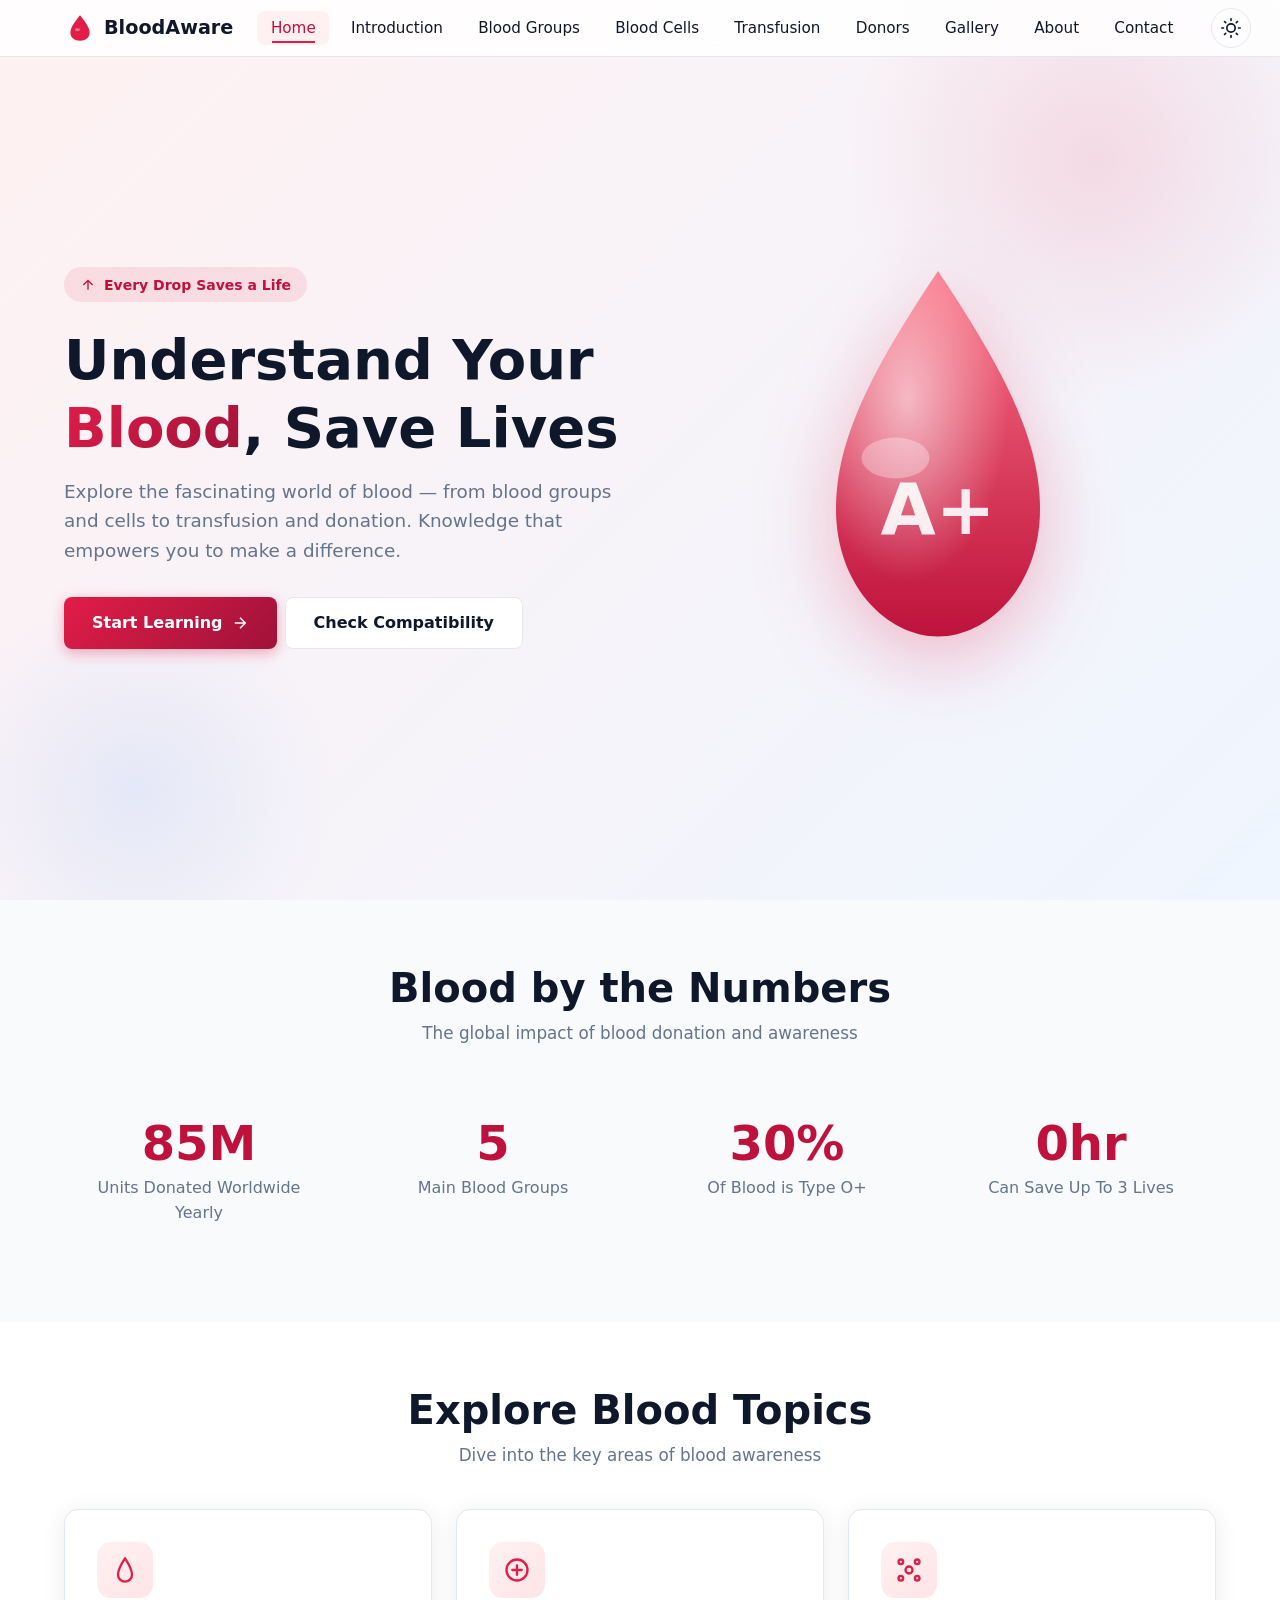
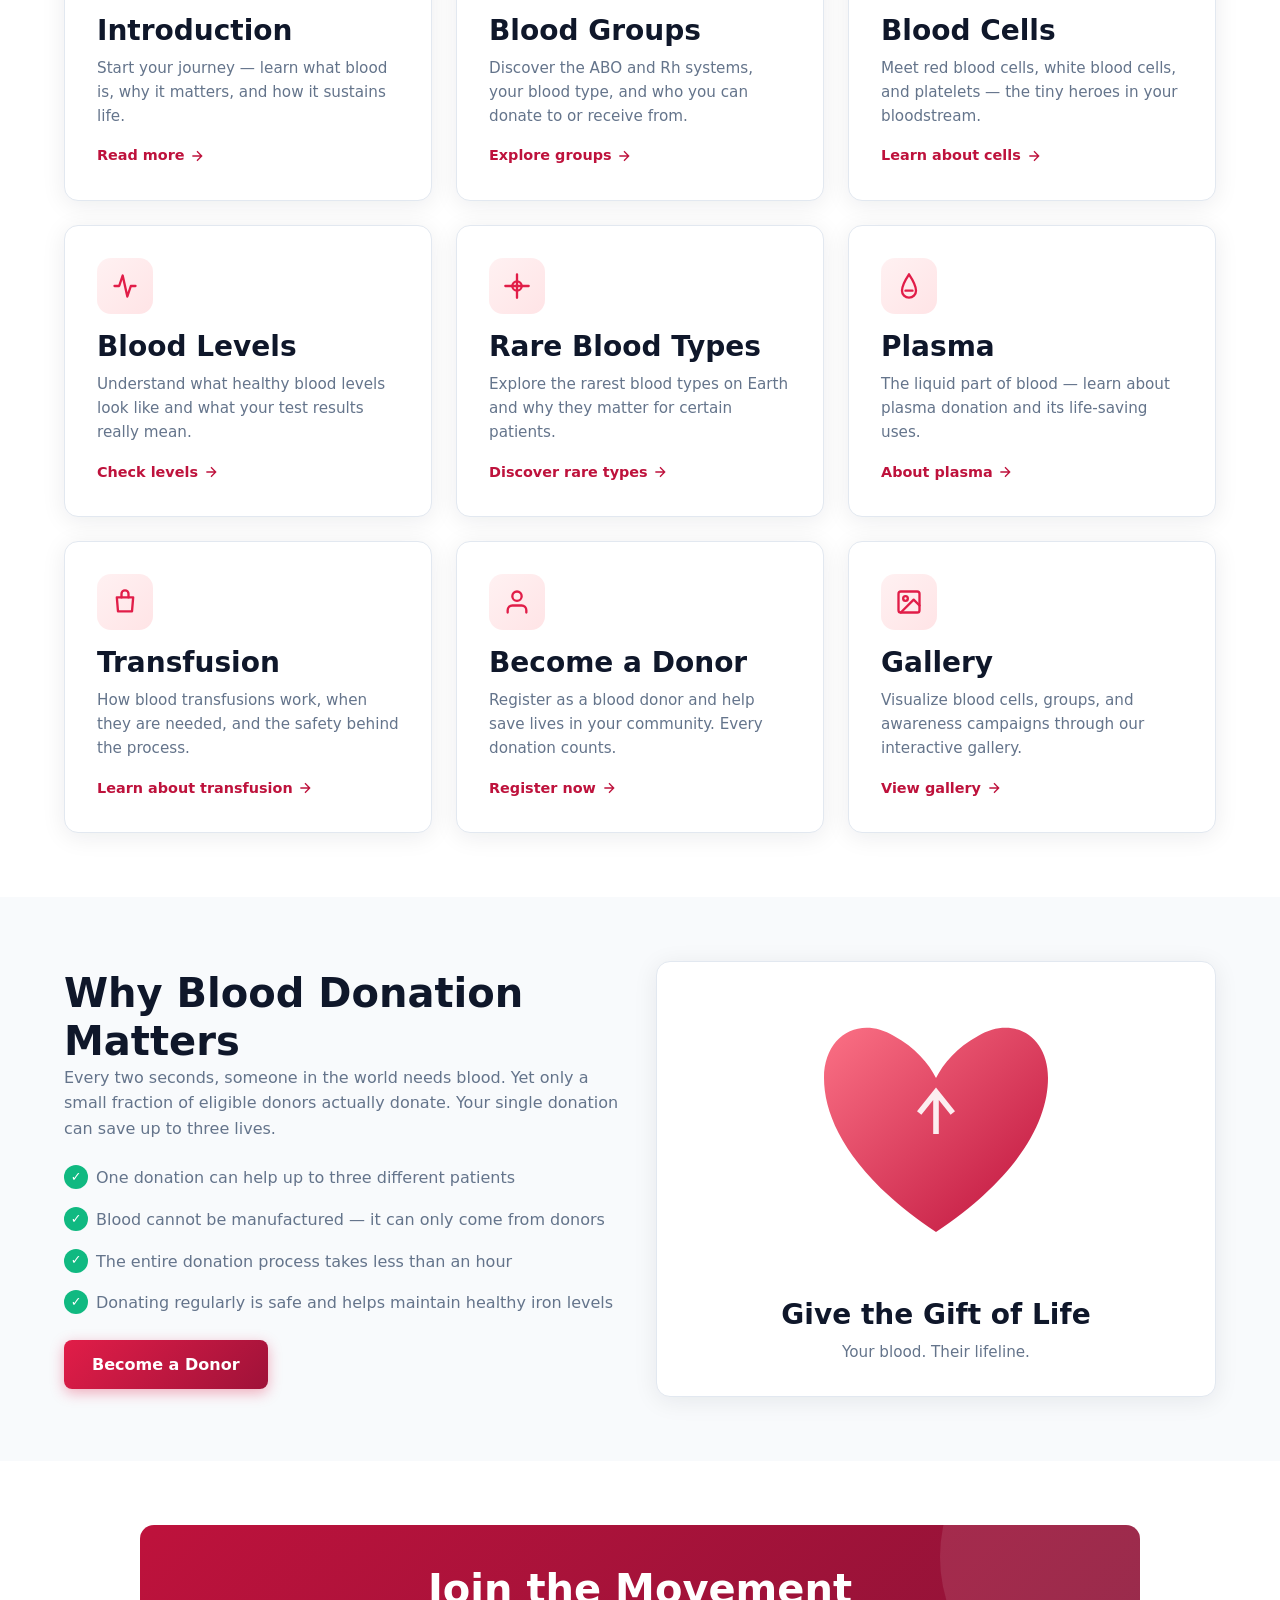
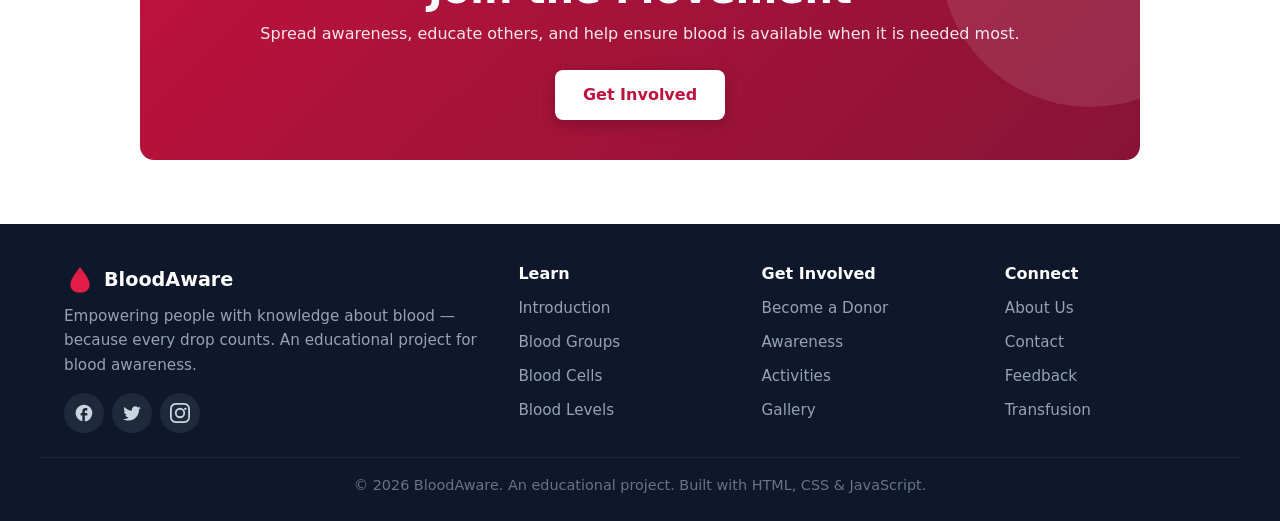
<file: index.html>
<!DOCTYPE html>
<html lang="en">
<head>
  <meta charset="UTF-8" />
  <meta name="viewport" content="width=device-width, initial-scale=1.0" />
  <title>Blood Awareness — Understanding the Gift of Life</title>
  <meta name="description" content="Learn about blood groups, blood cells, transfusion, donation, and more. Explore the life-saving world of blood awareness." />
  <link rel="icon" type="image/svg+xml" href="images/favicon.svg" />
  <link rel="stylesheet" href="css/style.css" />
  <link rel="stylesheet" href="css/animations.css" />
  <link rel="stylesheet" href="css/responsive.css" />
</head>
<body>

  <!-- ===== Navbar ===== -->
  <header class="navbar">
    <nav class="nav-container">
      <a href="index.html" class="nav-logo">
        <svg class="drop" viewBox="0 0 100 100" xmlns="http://www.w3.org/2000/svg"><path d="M50 10 C30 35 20 50 20 65 C20 80 33 90 50 90 C67 90 80 80 80 65 C80 50 70 35 50 10Z" fill="#e11d48"/><ellipse cx="42" cy="55" rx="8" ry="5" fill="#fff" opacity="0.4"/></svg>
        <span>BloodAware</span>
      </a>

      <ul class="nav-menu">
        <li><a href="index.html" class="nav-link">Home</a></li>
        <li><a href="pages/introduction.html" class="nav-link">Introduction</a></li>
        <li><a href="pages/blood-groups.html" class="nav-link">Blood Groups</a></li>
        <li><a href="pages/blood-cells.html" class="nav-link">Blood Cells</a></li>
        <li><a href="pages/transfusion.html" class="nav-link">Transfusion</a></li>
        <li><a href="pages/donors.html" class="nav-link">Donors</a></li>
        <li><a href="pages/gallery.html" class="nav-link">Gallery</a></li>
        <li><a href="pages/about.html" class="nav-link">About</a></li>
        <li><a href="pages/contact.html" class="nav-link">Contact</a></li>
      </ul>

      <div class="nav-actions">
        <button class="theme-toggle" aria-label="Toggle theme">
          <svg class="sun" xmlns="http://www.w3.org/2000/svg" viewBox="0 0 24 24" fill="none" stroke="currentColor" stroke-width="2" stroke-linecap="round" stroke-linejoin="round"><circle cx="12" cy="12" r="5"/><line x1="12" y1="1" x2="12" y2="3"/><line x1="12" y1="21" x2="12" y2="23"/><line x1="4.22" y1="4.22" x2="5.64" y2="5.64"/><line x1="18.36" y1="18.36" x2="19.78" y2="19.78"/><line x1="1" y1="12" x2="3" y2="12"/><line x1="21" y1="12" x2="23" y2="12"/><line x1="4.22" y1="19.78" x2="5.64" y2="18.36"/><line x1="18.36" y1="5.64" x2="19.78" y2="4.22"/></svg>
          <svg class="moon" xmlns="http://www.w3.org/2000/svg" viewBox="0 0 24 24" fill="none" stroke="currentColor" stroke-width="2" stroke-linecap="round" stroke-linejoin="round"><path d="M21 12.79A9 9 0 1 1 11.21 3 7 7 0 0 0 21 12.79z"/></svg>
        </button>
        <button class="hamburger" aria-label="Menu">
          <span></span><span></span><span></span>
        </button>
      </div>
    </nav>
  </header>

  <!-- ===== Hero ===== -->
  <section class="hero" id="home">
    <div class="hero-container">
      <div class="hero-content">
        <span class="hero-badge animate-fade-in-up">
          <svg width="16" height="16" viewBox="0 0 24 24" fill="none" stroke="currentColor" stroke-width="2"><path d="M12 19V5M5 12l7-7 7 7"/></svg>
          Every Drop Saves a Life
        </span>
        <h1 class="animate-fade-in-up delay-1">Understand Your <span class="gradient-text">Blood</span>, Save Lives</h1>
        <p class="animate-fade-in-up delay-2">Explore the fascinating world of blood — from blood groups and cells to transfusion and donation. Knowledge that empowers you to make a difference.</p>
        <div class="hero-actions animate-fade-in-up delay-3">
          <a href="pages/introduction.html" class="btn btn-primary">Start Learning
            <svg width="18" height="18" viewBox="0 0 24 24" fill="none" stroke="currentColor" stroke-width="2"><path d="M5 12h14M12 5l7 7-7 7"/></svg>
          </a>
          <a href="pages/blood-groups.html" class="btn btn-secondary">Check Compatibility</a>
        </div>
      </div>
      <div class="hero-visual">
        <svg class="hero-drop" viewBox="0 0 200 240" xmlns="http://www.w3.org/2000/svg">
          <defs>
            <linearGradient id="dropGrad" x1="0%" y1="0%" x2="0%" y2="100%">
              <stop offset="0%" stop-color="#fb7185"/>
              <stop offset="100%" stop-color="#be123c"/>
            </linearGradient>
            <radialGradient id="dropShine" cx="35%" cy="35%">
              <stop offset="0%" stop-color="#fff" stop-opacity="0.6"/>
              <stop offset="100%" stop-color="#fff" stop-opacity="0"/>
            </radialGradient>
          </defs>
          <path d="M100 10 C60 70 40 110 40 150 C40 195 70 225 100 225 C130 225 160 195 160 150 C160 110 140 70 100 10Z" fill="url(#dropGrad)"/>
          <path d="M100 10 C60 70 40 110 40 150 C40 195 70 225 100 225 C130 225 160 195 160 150 C160 110 140 70 100 10Z" fill="url(#dropShine)"/>
          <ellipse cx="75" cy="120" rx="20" ry="12" fill="#fff" opacity="0.3"/>
          <text x="100" y="165" text-anchor="middle" font-size="42" font-weight="800" fill="#fff" opacity="0.9">A+</text>
        </svg>
      </div>
    </div>
  </section>

  <!-- ===== Stats ===== -->
  <section class="section section-alt" id="stats">
    <div class="container">
      <h2 class="section-title reveal">Blood by the Numbers</h2>
      <p class="section-subtitle reveal">The global impact of blood donation and awareness</p>
      <div class="stats-grid">
        <div class="stat-item reveal">
          <div class="stat-number" data-counter="118" data-suffix="M">0</div>
          <div class="stat-label">Units Donated Worldwide Yearly</div>
        </div>
        <div class="stat-item reveal">
          <div class="stat-number" data-counter="8" data-suffix="">0</div>
          <div class="stat-label">Main Blood Groups</div>
        </div>
        <div class="stat-item reveal">
          <div class="stat-number" data-counter="42" data-suffix="%">0</div>
          <div class="stat-label">Of Blood is Type O+</div>
        </div>
        <div class="stat-item reveal">
          <div class="stat-number" data-counter="1" data-suffix="hr">0</div>
          <div class="stat-label">Can Save Up To 3 Lives</div>
        </div>
      </div>
    </div>
  </section>

  <!-- ===== Topics Grid ===== -->
  <section class="section" id="topics">
    <div class="container">
      <h2 class="section-title reveal">Explore Blood Topics</h2>
      <p class="section-subtitle reveal">Dive into the key areas of blood awareness</p>
      <div class="card-grid">
        <article class="card reveal">
          <div class="card-icon">
            <svg viewBox="0 0 24 24" fill="none" stroke="#e11d48" stroke-width="2" stroke-linecap="round" stroke-linejoin="round"><path d="M12 2C8 8 6 12 6 16a6 6 0 0 0 12 0c0-4-2-8-6-14z"/></svg>
          </div>
          <h3>Introduction</h3>
          <p>Start your journey — learn what blood is, why it matters, and how it sustains life.</p>
          <a href="pages/introduction.html" class="card-link">Read more
            <svg viewBox="0 0 24 24" fill="none" stroke="currentColor" stroke-width="2"><path d="M5 12h14M12 5l7 7-7 7"/></svg>
          </a>
        </article>

        <article class="card reveal">
          <div class="card-icon">
            <svg viewBox="0 0 24 24" fill="none" stroke="#e11d48" stroke-width="2" stroke-linecap="round" stroke-linejoin="round"><circle cx="12" cy="12" r="9"/><path d="M8 12h8M12 8v8"/></svg>
          </div>
          <h3>Blood Groups</h3>
          <p>Discover the ABO and Rh systems, your blood type, and who you can donate to or receive from.</p>
          <a href="pages/blood-groups.html" class="card-link">Explore groups
            <svg viewBox="0 0 24 24" fill="none" stroke="currentColor" stroke-width="2"><path d="M5 12h14M12 5l7 7-7 7"/></svg>
          </a>
        </article>

        <article class="card reveal">
          <div class="card-icon">
            <svg viewBox="0 0 24 24" fill="none" stroke="#e11d48" stroke-width="2" stroke-linecap="round" stroke-linejoin="round"><circle cx="12" cy="12" r="3"/><circle cx="5" cy="5" r="2"/><circle cx="19" cy="5" r="2"/><circle cx="5" cy="19" r="2"/><circle cx="19" cy="19" r="2"/></svg>
          </div>
          <h3>Blood Cells</h3>
          <p>Meet red blood cells, white blood cells, and platelets — the tiny heroes in your bloodstream.</p>
          <a href="pages/blood-cells.html" class="card-link">Learn about cells
            <svg viewBox="0 0 24 24" fill="none" stroke="currentColor" stroke-width="2"><path d="M5 12h14M12 5l7 7-7 7"/></svg>
          </a>
        </article>

        <article class="card reveal">
          <div class="card-icon">
            <svg viewBox="0 0 24 24" fill="none" stroke="#e11d48" stroke-width="2" stroke-linecap="round" stroke-linejoin="round"><path d="M3 12h4l3-9 4 18 3-9h4"/></svg>
          </div>
          <h3>Blood Levels</h3>
          <p>Understand what healthy blood levels look like and what your test results really mean.</p>
          <a href="pages/blood-levels.html" class="card-link">Check levels
            <svg viewBox="0 0 24 24" fill="none" stroke="currentColor" stroke-width="2"><path d="M5 12h14M12 5l7 7-7 7"/></svg>
          </a>
        </article>

        <article class="card reveal">
          <div class="card-icon">
            <svg viewBox="0 0 24 24" fill="none" stroke="#e11d48" stroke-width="2" stroke-linecap="round" stroke-linejoin="round"><path d="M12 2v20M2 12h20"/><circle cx="12" cy="12" r="4"/></svg>
          </div>
          <h3>Rare Blood Types</h3>
          <p>Explore the rarest blood types on Earth and why they matter for certain patients.</p>
          <a href="pages/rare-types.html" class="card-link">Discover rare types
            <svg viewBox="0 0 24 24" fill="none" stroke="currentColor" stroke-width="2"><path d="M5 12h14M12 5l7 7-7 7"/></svg>
          </a>
        </article>

        <article class="card reveal">
          <div class="card-icon">
            <svg viewBox="0 0 24 24" fill="none" stroke="#e11d48" stroke-width="2" stroke-linecap="round" stroke-linejoin="round"><path d="M12 2C8 8 6 12 6 16a6 6 0 0 0 12 0c0-4-2-8-6-14z"/><path d="M9 16h6"/></svg>
          </div>
          <h3>Plasma</h3>
          <p>The liquid part of blood — learn about plasma donation and its life-saving uses.</p>
          <a href="pages/plasma.html" class="card-link">About plasma
            <svg viewBox="0 0 24 24" fill="none" stroke="currentColor" stroke-width="2"><path d="M5 12h14M12 5l7 7-7 7"/></svg>
          </a>
        </article>

        <article class="card reveal">
          <div class="card-icon">
            <svg viewBox="0 0 24 24" fill="none" stroke="#e11d48" stroke-width="2" stroke-linecap="round" stroke-linejoin="round"><path d="M5 8h14l-1 12H6L5 8z"/><path d="M9 8V5a3 3 0 0 1 6 0v3"/></svg>
          </div>
          <h3>Transfusion</h3>
          <p>How blood transfusions work, when they are needed, and the safety behind the process.</p>
          <a href="pages/transfusion.html" class="card-link">Learn about transfusion
            <svg viewBox="0 0 24 24" fill="none" stroke="currentColor" stroke-width="2"><path d="M5 12h14M12 5l7 7-7 7"/></svg>
          </a>
        </article>

        <article class="card reveal">
          <div class="card-icon">
            <svg viewBox="0 0 24 24" fill="none" stroke="#e11d48" stroke-width="2" stroke-linecap="round" stroke-linejoin="round"><path d="M20 21v-2a4 4 0 0 0-4-4H8a4 4 0 0 0-4 4v2"/><circle cx="12" cy="7" r="4"/></svg>
          </div>
          <h3>Become a Donor</h3>
          <p>Register as a blood donor and help save lives in your community. Every donation counts.</p>
          <a href="pages/donors.html" class="card-link">Register now
            <svg viewBox="0 0 24 24" fill="none" stroke="currentColor" stroke-width="2"><path d="M5 12h14M12 5l7 7-7 7"/></svg>
          </a>
        </article>

        <article class="card reveal">
          <div class="card-icon">
            <svg viewBox="0 0 24 24" fill="none" stroke="#e11d48" stroke-width="2" stroke-linecap="round" stroke-linejoin="round"><rect x="3" y="3" width="18" height="18" rx="2"/><circle cx="9" cy="9" r="2"/><path d="M21 15l-5-5L5 21"/></svg>
          </div>
          <h3>Gallery</h3>
          <p>Visualize blood cells, groups, and awareness campaigns through our interactive gallery.</p>
          <a href="pages/gallery.html" class="card-link">View gallery
            <svg viewBox="0 0 24 24" fill="none" stroke="currentColor" stroke-width="2"><path d="M5 12h14M12 5l7 7-7 7"/></svg>
          </a>
        </article>
      </div>
    </div>
  </section>

  <!-- ===== Why Donate ===== -->
  <section class="section section-alt" id="why">
    <div class="container">
      <div class="two-col">
        <div class="reveal-left">
          <h2>Why Blood Donation Matters</h2>
          <p style="margin-bottom: var(--space-3);">Every two seconds, someone in the world needs blood. Yet only a small fraction of eligible donors actually donate. Your single donation can save up to three lives.</p>
          <div class="feature-list">
            <div class="feature-item">
              <span class="check">&#10003;</span>
              <p>One donation can help up to three different patients</p>
            </div>
            <div class="feature-item">
              <span class="check">&#10003;</span>
              <p>Blood cannot be manufactured — it can only come from donors</p>
            </div>
            <div class="feature-item">
              <span class="check">&#10003;</span>
              <p>The entire donation process takes less than an hour</p>
            </div>
            <div class="feature-item">
              <span class="check">&#10003;</span>
              <p>Donating regularly is safe and helps maintain healthy iron levels</p>
            </div>
          </div>
          <a href="pages/donors.html" class="btn btn-primary" style="margin-top: var(--space-3);">Become a Donor</a>
        </div>
        <div class="reveal-right">
          <div class="card" style="text-align: center;">
            <svg viewBox="0 0 200 200" xmlns="http://www.w3.org/2000/svg" style="width: 100%; max-width: 280px; margin: 0 auto;">
              <defs><linearGradient id="heartGrad" x1="0%" y1="0%" x2="100%" y2="100%"><stop offset="0%" stop-color="#fb7185"/><stop offset="100%" stop-color="#be123c"/></linearGradient></defs>
              <path d="M100 170 C40 130 20 90 20 60 C20 30 45 15 70 30 C85 38 95 50 100 60 C105 50 115 38 130 30 C155 15 180 30 180 60 C180 90 160 130 100 170Z" fill="url(#heartGrad)" class="animate-heartbeat" style="transform-origin: center;"/>
              <path d="M100 100 L100 70 M88 85 L100 70 L112 85" stroke="#fff" stroke-width="4" fill="none" opacity="0.9"/>
            </svg>
            <h3 style="margin-top: var(--space-2);">Give the Gift of Life</h3>
            <p>Your blood. Their lifeline.</p>
          </div>
        </div>
      </div>
    </div>
  </section>

  <!-- ===== Awareness CTA ===== -->
  <section class="section" id="awareness-cta">
    <div class="container">
      <div class="cta-section reveal-scale">
        <h2>Join the Movement</h2>
        <p>Spread awareness, educate others, and help ensure blood is available when it is needed most.</p>
        <a href="pages/awareness.html" class="btn btn-primary">Get Involved</a>
      </div>
    </div>
  </section>

  <!-- ===== Footer ===== -->
  <footer class="footer">
    <div class="footer-grid">
      <div class="footer-brand">
        <a href="index.html" class="nav-logo">
          <svg class="drop" viewBox="0 0 100 100" xmlns="http://www.w3.org/2000/svg"><path d="M50 10 C30 35 20 50 20 65 C20 80 33 90 50 90 C67 90 80 80 80 65 C80 50 70 35 50 10Z" fill="#e11d48"/></svg>
          <span>BloodAware</span>
        </a>
        <p>Empowering people with knowledge about blood — because every drop counts. An educational project for blood awareness.</p>
        <div class="footer-social">
          <a href="#" aria-label="Facebook"><svg viewBox="0 0 24 24" fill="currentColor"><path d="M22 12c0-5.52-4.48-10-10-10S2 6.48 2 12c0 4.84 3.44 8.87 8 9.8V15H8v-3h2V9.5C10 7.57 11.57 6 13.5 6H16v3h-2c-.55 0-1 .45-1 1v2h3v3h-3v6.95c5.05-.04 9-4.98 9-10.95z"/></svg></a>
          <a href="#" aria-label="Twitter"><svg viewBox="0 0 24 24" fill="currentColor"><path d="M22.46 6c-.77.35-1.6.58-2.46.69.88-.53 1.56-1.37 1.88-2.38-.83.5-1.75.85-2.72 1.05C18.37 4.5 17.26 4 16 4c-2.35 0-4.27 1.92-4.27 4.29 0 .34.04.67.11.98C8.28 9.09 5.11 7.38 3 4.79c-.37.63-.58 1.37-.58 2.15 0 1.49.75 2.81 1.91 3.56-.71 0-1.37-.2-1.95-.5v.03c0 2.08 1.48 3.82 3.44 4.21a4.22 4.22 0 0 1-1.93.07 4.28 4.28 0 0 0 4 2.98 8.521 8.521 0 0 1-5.33 1.84c-.34 0-.68-.02-1.02-.06C3.44 20.29 5.7 21 8.12 21 16 21 20.33 14.46 20.33 8.79c0-.19 0-.37-.01-.56.84-.6 1.56-1.36 2.14-2.23z"/></svg></a>
          <a href="#" aria-label="Instagram"><svg viewBox="0 0 24 24" fill="currentColor"><path d="M12 2.16c3.2 0 3.58.01 4.85.07 1.17.05 1.8.25 2.23.41.56.22.96.48 1.38.9.42.42.68.82.9 1.38.16.42.36 1.06.41 2.23.06 1.27.07 1.65.07 4.85s-.01 3.58-.07 4.85c-.05 1.17-.25 1.8-.41 2.23-.22.56-.48.96-.9 1.38-.42.42-.82.68-1.38.9-.42.16-1.06.36-2.23.41-1.27.06-1.65.07-4.85.07s-3.58-.01-4.85-.07c-1.17-.05-1.8-.25-2.23-.41-.56-.22-.96-.48-1.38-.9-.42-.42-.68-.82-.9-1.38-.16-.42-.36-1.06-.41-2.23-.06-1.27-.07-1.65-.07-4.85s.01-3.58.07-4.85c.05-1.17.25-1.8.41-2.23.22-.56.48-.96.9-1.38.42-.42.82-.68 1.38-.9.42-.16 1.06-.36 2.23-.41 1.27-.06 1.65-.07 4.85-.07M12 0C8.74 0 8.33.01 7.05.07 5.78.13 4.9.33 4.14.63c-.79.31-1.46.72-2.13 1.38C1.35 2.68.94 3.35.63 4.14.33 4.9.13 5.78.07 7.05.01 8.33 0 8.74 0 12s.01 3.67.07 4.95c.06 1.27.26 2.15.56 2.91.31.79.72 1.46 1.38 2.13.67.66 1.34 1.07 2.13 1.38.76.3 1.64.5 2.91.56C8.33 23.99 8.74 24 12 24s3.67-.01 4.95-.07c1.27-.06 2.15-.26 2.91-.56.79-.31 1.46-.72 2.13-1.38.66-.67 1.07-1.34 1.38-2.13.3-.76.5-1.64.56-2.91.06-1.28.07-1.69.07-4.95s-.01-3.67-.07-4.95c-.06-1.27-.26-2.15-.56-2.91-.31-.79-.72-1.46-1.38-2.13C21.32 1.35 20.65.94 19.86.63c-.76-.3-1.64-.5-2.91-.56C15.67.01 15.26 0 12 0zm0 5.84A6.16 6.16 0 1 0 18.16 12 6.16 6.16 0 0 0 12 5.84zM12 16a4 4 0 1 1 4-4 4 4 0 0 1-4 4zm6.41-10.41a1.44 1.44 0 1 0 1.44 1.44 1.44 1.44 0 0 0-1.44-1.44z"/></svg></a>
        </div>
      </div>

      <div class="footer-col">
        <h4>Learn</h4>
        <a href="pages/introduction.html">Introduction</a>
        <a href="pages/blood-groups.html">Blood Groups</a>
        <a href="pages/blood-cells.html">Blood Cells</a>
        <a href="pages/blood-levels.html">Blood Levels</a>
      </div>

      <div class="footer-col">
        <h4>Get Involved</h4>
        <a href="pages/donors.html">Become a Donor</a>
        <a href="pages/awareness.html">Awareness</a>
        <a href="pages/activities.html">Activities</a>
        <a href="pages/gallery.html">Gallery</a>
      </div>

      <div class="footer-col">
        <h4>Connect</h4>
        <a href="pages/about.html">About Us</a>
        <a href="pages/contact.html">Contact</a>
        <a href="pages/feedback.html">Feedback</a>
        <a href="pages/transfusion.html">Transfusion</a>
      </div>
    </div>
    <div class="footer-bottom">
      <p>&copy; <span id="year">2026</span> BloodAware. An educational project. Built with HTML, CSS &amp; JavaScript.</p>
    </div>
  </footer>

  <script src="js/main.js"></script>
</body>
</html>
</file>
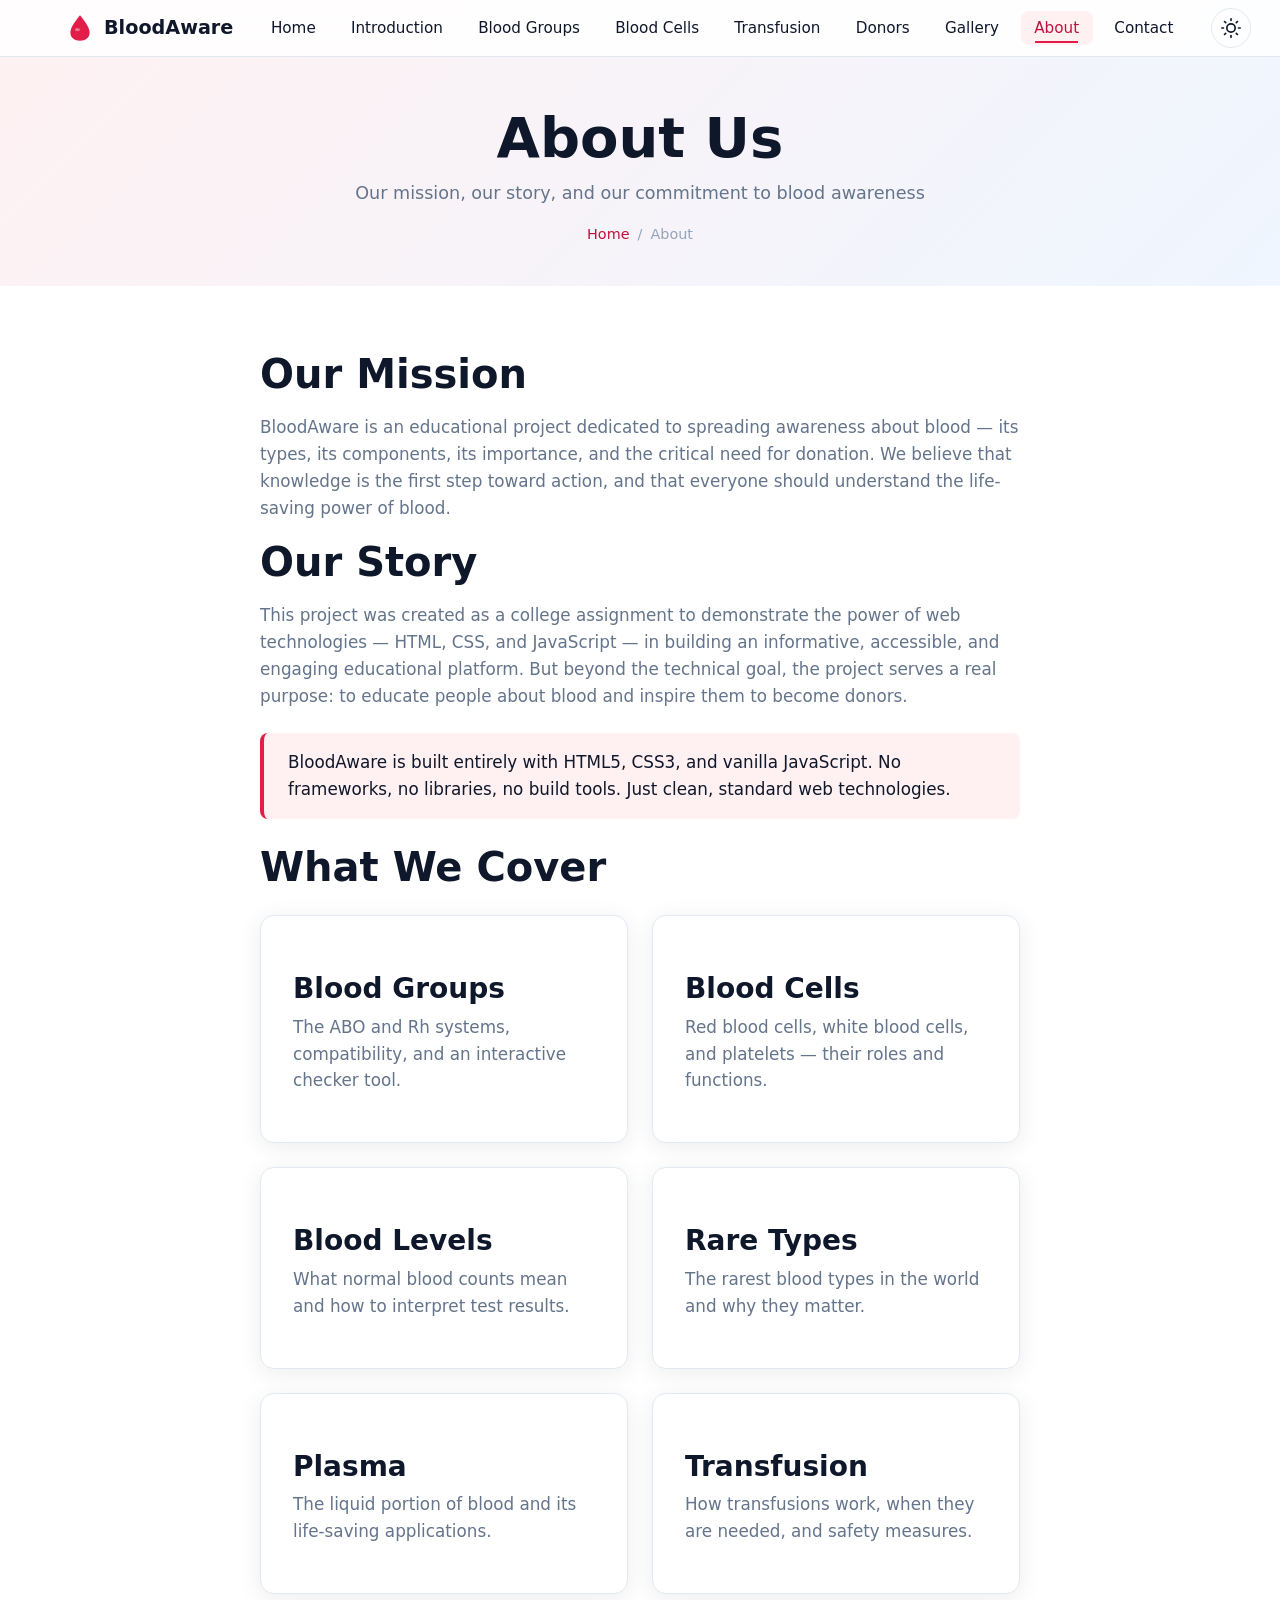
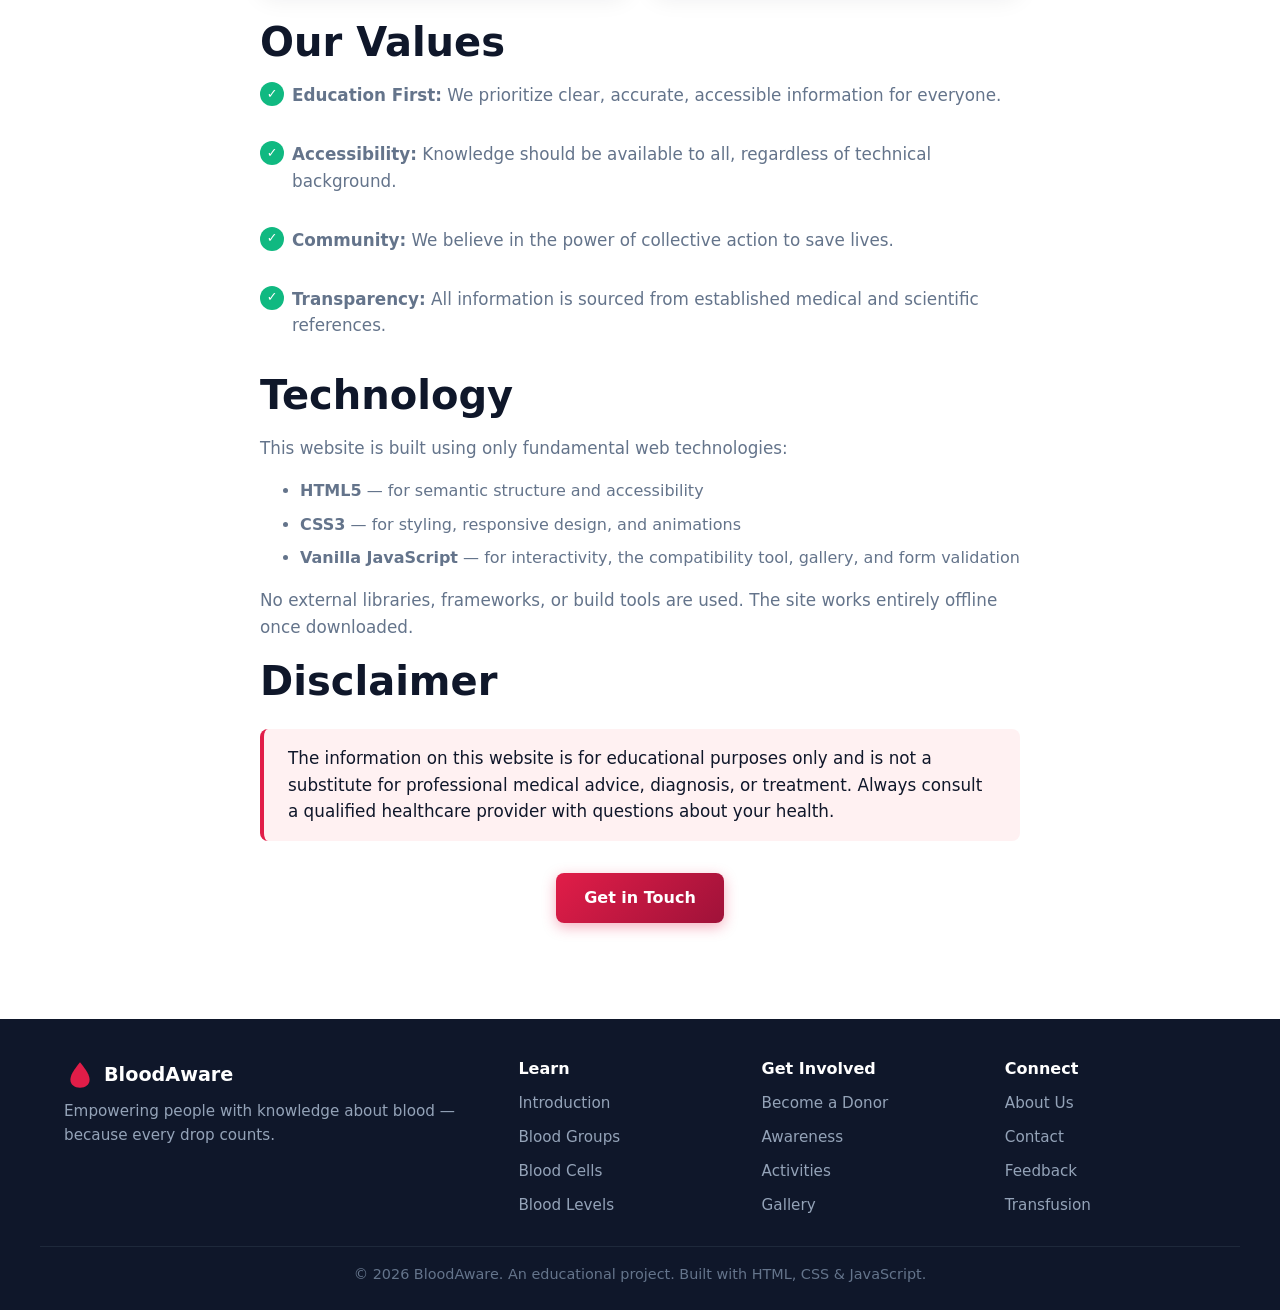
<file: pages/about.html>
<!DOCTYPE html>
<html lang="en">
<head>
  <meta charset="UTF-8" />
  <meta name="viewport" content="width=device-width, initial-scale=1.0" />
  <title>About — BloodAware</title>
  <meta name="description" content="Learn about the BloodAware project and its mission to spread blood awareness." />
  <link rel="icon" type="image/svg+xml" href="../images/favicon.svg" />
  <link rel="stylesheet" href="../css/style.css" />
  <link rel="stylesheet" href="../css/animations.css" />
  <link rel="stylesheet" href="../css/responsive.css" />
</head>
<body>

  <header class="navbar">
    <nav class="nav-container">
      <a href="../index.html" class="nav-logo">
        <svg class="drop" viewBox="0 0 100 100" xmlns="http://www.w3.org/2000/svg"><path d="M50 10 C30 35 20 50 20 65 C20 80 33 90 50 90 C67 90 80 80 80 65 C80 50 70 35 50 10Z" fill="#e11d48"/><ellipse cx="42" cy="55" rx="8" ry="5" fill="#fff" opacity="0.4"/></svg>
        <span>BloodAware</span>
      </a>
      <ul class="nav-menu">
        <li><a href="../index.html" class="nav-link">Home</a></li>
        <li><a href="introduction.html" class="nav-link">Introduction</a></li>
        <li><a href="blood-groups.html" class="nav-link">Blood Groups</a></li>
        <li><a href="blood-cells.html" class="nav-link">Blood Cells</a></li>
        <li><a href="transfusion.html" class="nav-link">Transfusion</a></li>
        <li><a href="donors.html" class="nav-link">Donors</a></li>
        <li><a href="gallery.html" class="nav-link">Gallery</a></li>
        <li><a href="about.html" class="nav-link">About</a></li>
        <li><a href="contact.html" class="nav-link">Contact</a></li>
      </ul>
      <div class="nav-actions">
        <button class="theme-toggle" aria-label="Toggle theme">
          <svg class="sun" xmlns="http://www.w3.org/2000/svg" viewBox="0 0 24 24" fill="none" stroke="currentColor" stroke-width="2" stroke-linecap="round" stroke-linejoin="round"><circle cx="12" cy="12" r="5"/><line x1="12" y1="1" x2="12" y2="3"/><line x1="12" y1="21" x2="12" y2="23"/><line x1="4.22" y1="4.22" x2="5.64" y2="5.64"/><line x1="18.36" y1="18.36" x2="19.78" y2="19.78"/><line x1="1" y1="12" x2="3" y2="12"/><line x1="21" y1="12" x2="23" y2="12"/><line x1="4.22" y1="19.78" x2="5.64" y2="18.36"/><line x1="18.36" y1="5.64" x2="19.78" y2="4.22"/></svg>
          <svg class="moon" xmlns="http://www.w3.org/2000/svg" viewBox="0 0 24 24" fill="none" stroke="currentColor" stroke-width="2" stroke-linecap="round" stroke-linejoin="round"><path d="M21 12.79A9 9 0 1 1 11.21 3 7 7 0 0 0 21 12.79z"/></svg>
        </button>
        <button class="hamburger" aria-label="Menu"><span></span><span></span><span></span></button>
      </div>
    </nav>
  </header>

  <section class="page-hero">
    <div class="container">
      <h1 class="animate-fade-in-up">About Us</h1>
      <p class="animate-fade-in-up delay-1">Our mission, our story, and our commitment to blood awareness</p>
      <div class="breadcrumb"><a href="../index.html">Home</a> <span>/</span> <span>About</span></div>
    </div>
  </section>

  <section class="section">
    <div class="container">
      <div class="content-block">
        <h2 class="reveal">Our Mission</h2>
        <p class="reveal">BloodAware is an educational project dedicated to spreading awareness about blood — its types, its components, its importance, and the critical need for donation. We believe that knowledge is the first step toward action, and that everyone should understand the life-saving power of blood.</p>

        <h2 class="reveal">Our Story</h2>
        <p class="reveal">This project was created as a college assignment to demonstrate the power of web technologies — HTML, CSS, and JavaScript — in building an informative, accessible, and engaging educational platform. But beyond the technical goal, the project serves a real purpose: to educate people about blood and inspire them to become donors.</p>

        <div class="info-banner reveal">
          <p>BloodAware is built entirely with HTML5, CSS3, and vanilla JavaScript. No frameworks, no libraries, no build tools. Just clean, standard web technologies.</p>
        </div>

        <h2 class="reveal">What We Cover</h2>
        <div class="card-grid reveal" style="margin: var(--space-3) 0;">
          <div class="card"><h3>Blood Groups</h3><p>The ABO and Rh systems, compatibility, and an interactive checker tool.</p></div>
          <div class="card"><h3>Blood Cells</h3><p>Red blood cells, white blood cells, and platelets — their roles and functions.</p></div>
          <div class="card"><h3>Blood Levels</h3><p>What normal blood counts mean and how to interpret test results.</p></div>
          <div class="card"><h3>Rare Types</h3><p>The rarest blood types in the world and why they matter.</p></div>
          <div class="card"><h3>Plasma</h3><p>The liquid portion of blood and its life-saving applications.</p></div>
          <div class="card"><h3>Transfusion</h3><p>How transfusions work, when they are needed, and safety measures.</p></div>
        </div>

        <h2 class="reveal">Our Values</h2>
        <div class="feature-list reveal" style="margin: var(--space-2) 0;">
          <div class="feature-item"><span class="check">&#10003;</span><p><strong>Education First:</strong> We prioritize clear, accurate, accessible information for everyone.</p></div>
          <div class="feature-item"><span class="check">&#10003;</span><p><strong>Accessibility:</strong> Knowledge should be available to all, regardless of technical background.</p></div>
          <div class="feature-item"><span class="check">&#10003;</span><p><strong>Community:</strong> We believe in the power of collective action to save lives.</p></div>
          <div class="feature-item"><span class="check">&#10003;</span><p><strong>Transparency:</strong> All information is sourced from established medical and scientific references.</p></div>
        </div>

        <h2 class="reveal">Technology</h2>
        <p class="reveal">This website is built using only fundamental web technologies:</p>
        <ul class="reveal">
          <li><strong>HTML5</strong> — for semantic structure and accessibility</li>
          <li><strong>CSS3</strong> — for styling, responsive design, and animations</li>
          <li><strong>Vanilla JavaScript</strong> — for interactivity, the compatibility tool, gallery, and form validation</li>
        </ul>
        <p class="reveal">No external libraries, frameworks, or build tools are used. The site works entirely offline once downloaded.</p>

        <h2 class="reveal">Disclaimer</h2>
        <div class="info-banner reveal">
          <p>The information on this website is for educational purposes only and is not a substitute for professional medical advice, diagnosis, or treatment. Always consult a qualified healthcare provider with questions about your health.</p>
        </div>

        <div style="text-align: center; margin-top: var(--space-4);">
          <a href="contact.html" class="btn btn-primary">Get in Touch</a>
        </div>
      </div>
    </div>
  </section>

  <footer class="footer">
    <div class="footer-grid">
      <div class="footer-brand">
        <a href="../index.html" class="nav-logo"><svg class="drop" viewBox="0 0 100 100" xmlns="http://www.w3.org/2000/svg"><path d="M50 10 C30 35 20 50 20 65 C20 80 33 90 50 90 C67 90 80 80 80 65 C80 50 70 35 50 10Z" fill="#e11d48"/></svg><span>BloodAware</span></a>
        <p>Empowering people with knowledge about blood — because every drop counts.</p>
      </div>
      <div class="footer-col"><h4>Learn</h4><a href="introduction.html">Introduction</a><a href="blood-groups.html">Blood Groups</a><a href="blood-cells.html">Blood Cells</a><a href="blood-levels.html">Blood Levels</a></div>
      <div class="footer-col"><h4>Get Involved</h4><a href="donors.html">Become a Donor</a><a href="awareness.html">Awareness</a><a href="activities.html">Activities</a><a href="gallery.html">Gallery</a></div>
      <div class="footer-col"><h4>Connect</h4><a href="about.html">About Us</a><a href="contact.html">Contact</a><a href="feedback.html">Feedback</a><a href="transfusion.html">Transfusion</a></div>
    </div>
    <div class="footer-bottom"><p>&copy; <span id="year">2026</span> BloodAware. An educational project. Built with HTML, CSS &amp; JavaScript.</p></div>
  </footer>

  <script src="../js/main.js"></script>
</body>
</html>
</file>
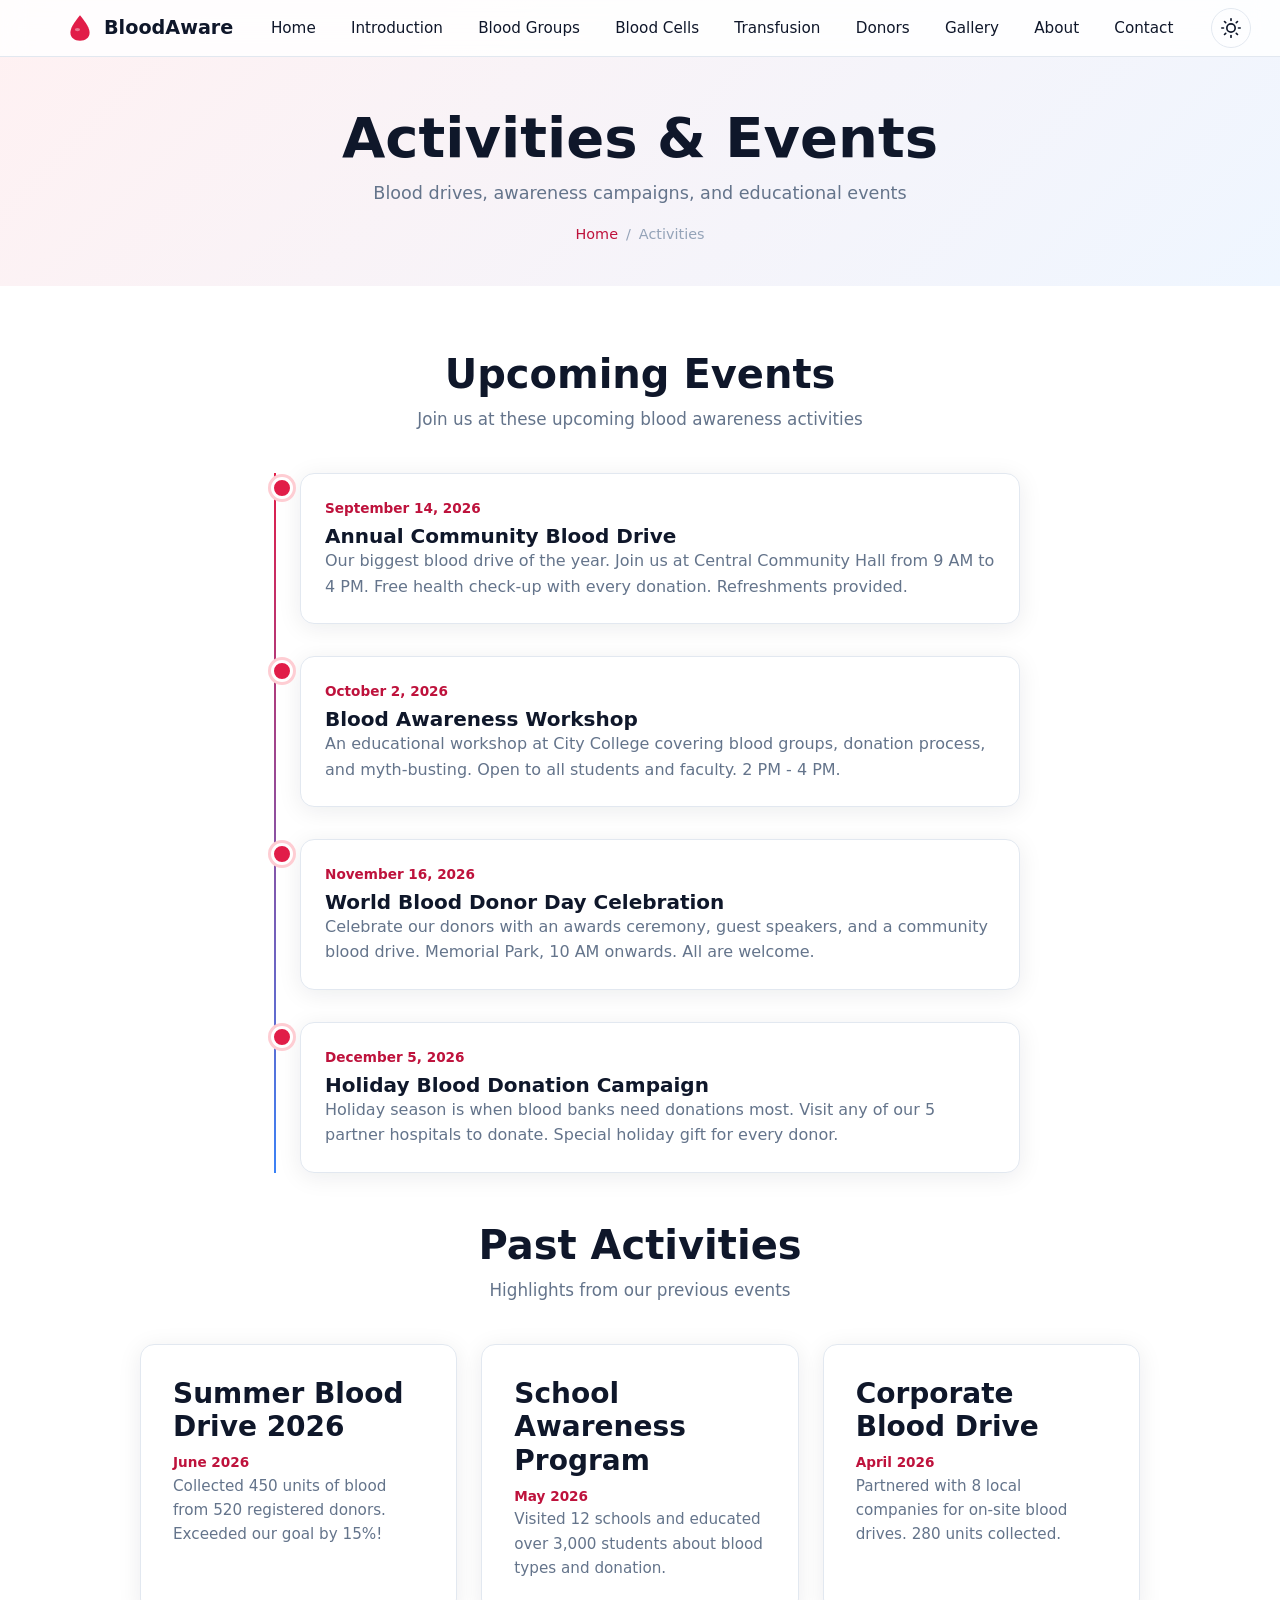
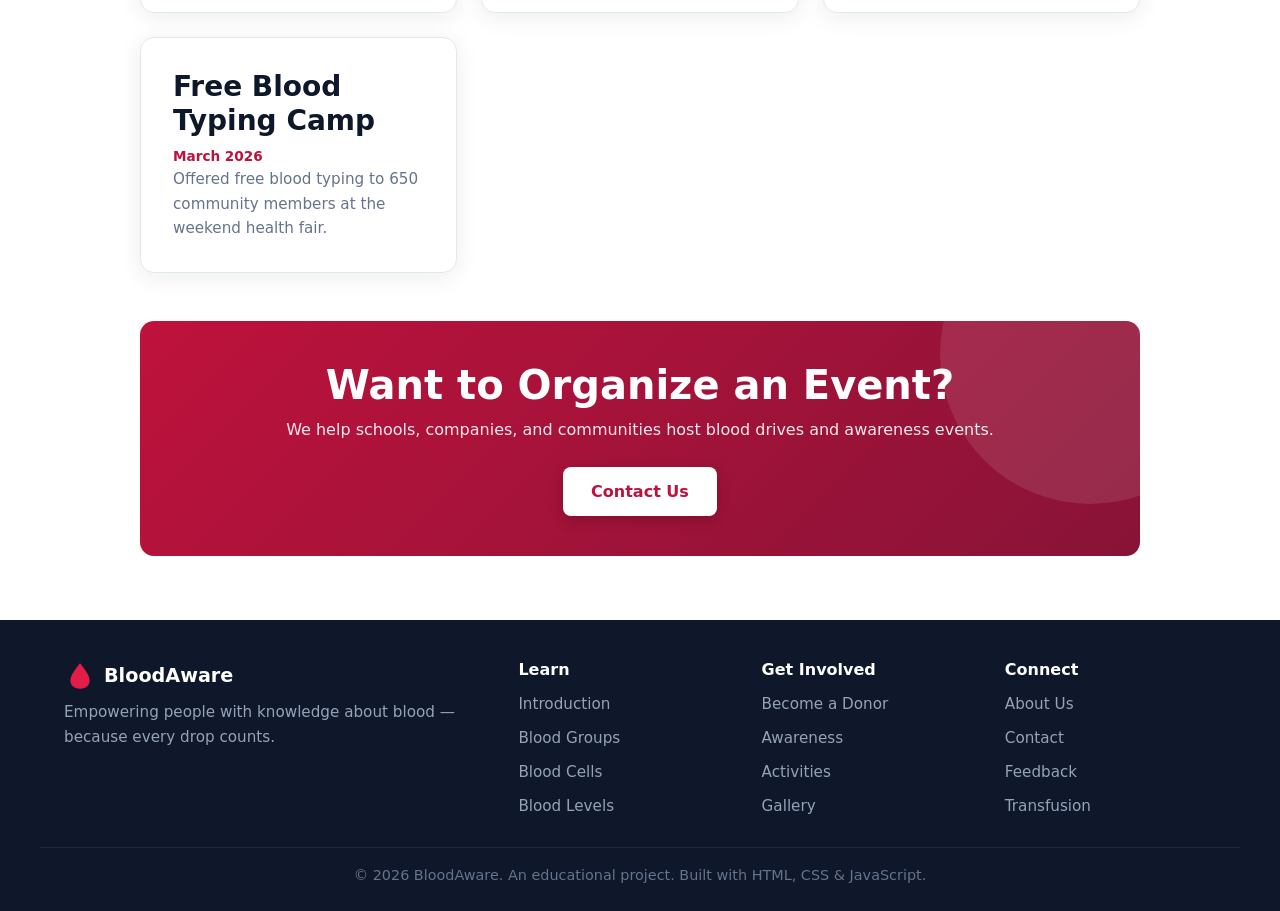
<file: pages/activities.html>
<!DOCTYPE html>
<html lang="en">
<head>
  <meta charset="UTF-8" />
  <meta name="viewport" content="width=device-width, initial-scale=1.0" />
  <title>Activities — BloodAware</title>
  <meta name="description" content="Upcoming and past blood awareness activities and events." />
  <link rel="icon" type="image/svg+xml" href="../images/favicon.svg" />
  <link rel="stylesheet" href="../css/style.css" />
  <link rel="stylesheet" href="../css/animations.css" />
  <link rel="stylesheet" href="../css/responsive.css" />
</head>
<body>

  <header class="navbar">
    <nav class="nav-container">
      <a href="../index.html" class="nav-logo">
        <svg class="drop" viewBox="0 0 100 100" xmlns="http://www.w3.org/2000/svg"><path d="M50 10 C30 35 20 50 20 65 C20 80 33 90 50 90 C67 90 80 80 80 65 C80 50 70 35 50 10Z" fill="#e11d48"/><ellipse cx="42" cy="55" rx="8" ry="5" fill="#fff" opacity="0.4"/></svg>
        <span>BloodAware</span>
      </a>
      <ul class="nav-menu">
        <li><a href="../index.html" class="nav-link">Home</a></li>
        <li><a href="introduction.html" class="nav-link">Introduction</a></li>
        <li><a href="blood-groups.html" class="nav-link">Blood Groups</a></li>
        <li><a href="blood-cells.html" class="nav-link">Blood Cells</a></li>
        <li><a href="transfusion.html" class="nav-link">Transfusion</a></li>
        <li><a href="donors.html" class="nav-link">Donors</a></li>
        <li><a href="gallery.html" class="nav-link">Gallery</a></li>
        <li><a href="about.html" class="nav-link">About</a></li>
        <li><a href="contact.html" class="nav-link">Contact</a></li>
      </ul>
      <div class="nav-actions">
        <button class="theme-toggle" aria-label="Toggle theme">
          <svg class="sun" xmlns="http://www.w3.org/2000/svg" viewBox="0 0 24 24" fill="none" stroke="currentColor" stroke-width="2" stroke-linecap="round" stroke-linejoin="round"><circle cx="12" cy="12" r="5"/><line x1="12" y1="1" x2="12" y2="3"/><line x1="12" y1="21" x2="12" y2="23"/><line x1="4.22" y1="4.22" x2="5.64" y2="5.64"/><line x1="18.36" y1="18.36" x2="19.78" y2="19.78"/><line x1="1" y1="12" x2="3" y2="12"/><line x1="21" y1="12" x2="23" y2="12"/><line x1="4.22" y1="19.78" x2="5.64" y2="18.36"/><line x1="18.36" y1="5.64" x2="19.78" y2="4.22"/></svg>
          <svg class="moon" xmlns="http://www.w3.org/2000/svg" viewBox="0 0 24 24" fill="none" stroke="currentColor" stroke-width="2" stroke-linecap="round" stroke-linejoin="round"><path d="M21 12.79A9 9 0 1 1 11.21 3 7 7 0 0 0 21 12.79z"/></svg>
        </button>
        <button class="hamburger" aria-label="Menu"><span></span><span></span><span></span></button>
      </div>
    </nav>
  </header>

  <section class="page-hero">
    <div class="container">
      <h1 class="animate-fade-in-up">Activities &amp; Events</h1>
      <p class="animate-fade-in-up delay-1">Blood drives, awareness campaigns, and educational events</p>
      <div class="breadcrumb"><a href="../index.html">Home</a> <span>/</span> <span>Activities</span></div>
    </div>
  </section>

  <section class="section">
    <div class="container">
      <h2 class="section-title reveal">Upcoming Events</h2>
      <p class="section-subtitle reveal">Join us at these upcoming blood awareness activities</p>

      <div class="timeline" style="margin-bottom: var(--space-6);">
        <div class="timeline-item reveal">
          <div class="timeline-card">
            <div class="timeline-date">September 14, 2026</div>
            <h4>Annual Community Blood Drive</h4>
            <p>Our biggest blood drive of the year. Join us at Central Community Hall from 9 AM to 4 PM. Free health check-up with every donation. Refreshments provided.</p>
          </div>
        </div>
        <div class="timeline-item reveal">
          <div class="timeline-card">
            <div class="timeline-date">October 2, 2026</div>
            <h4>Blood Awareness Workshop</h4>
            <p>An educational workshop at City College covering blood groups, donation process, and myth-busting. Open to all students and faculty. 2 PM - 4 PM.</p>
          </div>
        </div>
        <div class="timeline-item reveal">
          <div class="timeline-card">
            <div class="timeline-date">November 16, 2026</div>
            <h4>World Blood Donor Day Celebration</h4>
            <p>Celebrate our donors with an awards ceremony, guest speakers, and a community blood drive. Memorial Park, 10 AM onwards. All are welcome.</p>
          </div>
        </div>
        <div class="timeline-item reveal">
          <div class="timeline-card">
            <div class="timeline-date">December 5, 2026</div>
            <h4>Holiday Blood Donation Campaign</h4>
            <p>Holiday season is when blood banks need donations most. Visit any of our 5 partner hospitals to donate. Special holiday gift for every donor.</p>
          </div>
        </div>
      </div>

      <h2 class="section-title reveal">Past Activities</h2>
      <p class="section-subtitle reveal">Highlights from our previous events</p>

      <div class="card-grid reveal" style="max-width: 1000px; margin: 0 auto;">
        <article class="card">
          <h3>Summer Blood Drive 2026</h3>
          <p style="color: var(--primary-600); font-weight: 600; font-size: 0.85rem;">June 2026</p>
          <p>Collected 450 units of blood from 520 registered donors. Exceeded our goal by 15%!</p>
        </article>
        <article class="card">
          <h3>School Awareness Program</h3>
          <p style="color: var(--primary-600); font-weight: 600; font-size: 0.85rem;">May 2026</p>
          <p>Visited 12 schools and educated over 3,000 students about blood types and donation.</p>
        </article>
        <article class="card">
          <h3>Corporate Blood Drive</h3>
          <p style="color: var(--primary-600); font-weight: 600; font-size: 0.85rem;">April 2026</p>
          <p>Partnered with 8 local companies for on-site blood drives. 280 units collected.</p>
        </article>
        <article class="card">
          <h3>Free Blood Typing Camp</h3>
          <p style="color: var(--primary-600); font-weight: 600; font-size: 0.85rem;">March 2026</p>
          <p>Offered free blood typing to 650 community members at the weekend health fair.</p>
        </article>
      </div>

      <div class="cta-section reveal-scale" style="margin-top: var(--space-6);">
        <h2>Want to Organize an Event?</h2>
        <p>We help schools, companies, and communities host blood drives and awareness events.</p>
        <a href="contact.html" class="btn btn-primary">Contact Us</a>
      </div>
    </div>
  </section>

  <footer class="footer">
    <div class="footer-grid">
      <div class="footer-brand">
        <a href="../index.html" class="nav-logo"><svg class="drop" viewBox="0 0 100 100" xmlns="http://www.w3.org/2000/svg"><path d="M50 10 C30 35 20 50 20 65 C20 80 33 90 50 90 C67 90 80 80 80 65 C80 50 70 35 50 10Z" fill="#e11d48"/></svg><span>BloodAware</span></a>
        <p>Empowering people with knowledge about blood — because every drop counts.</p>
      </div>
      <div class="footer-col"><h4>Learn</h4><a href="introduction.html">Introduction</a><a href="blood-groups.html">Blood Groups</a><a href="blood-cells.html">Blood Cells</a><a href="blood-levels.html">Blood Levels</a></div>
      <div class="footer-col"><h4>Get Involved</h4><a href="donors.html">Become a Donor</a><a href="awareness.html">Awareness</a><a href="activities.html">Activities</a><a href="gallery.html">Gallery</a></div>
      <div class="footer-col"><h4>Connect</h4><a href="about.html">About Us</a><a href="contact.html">Contact</a><a href="feedback.html">Feedback</a><a href="transfusion.html">Transfusion</a></div>
    </div>
    <div class="footer-bottom"><p>&copy; <span id="year">2026</span> BloodAware. An educational project. Built with HTML, CSS &amp; JavaScript.</p></div>
  </footer>

  <script src="../js/main.js"></script>
</body>
</html>
</file>
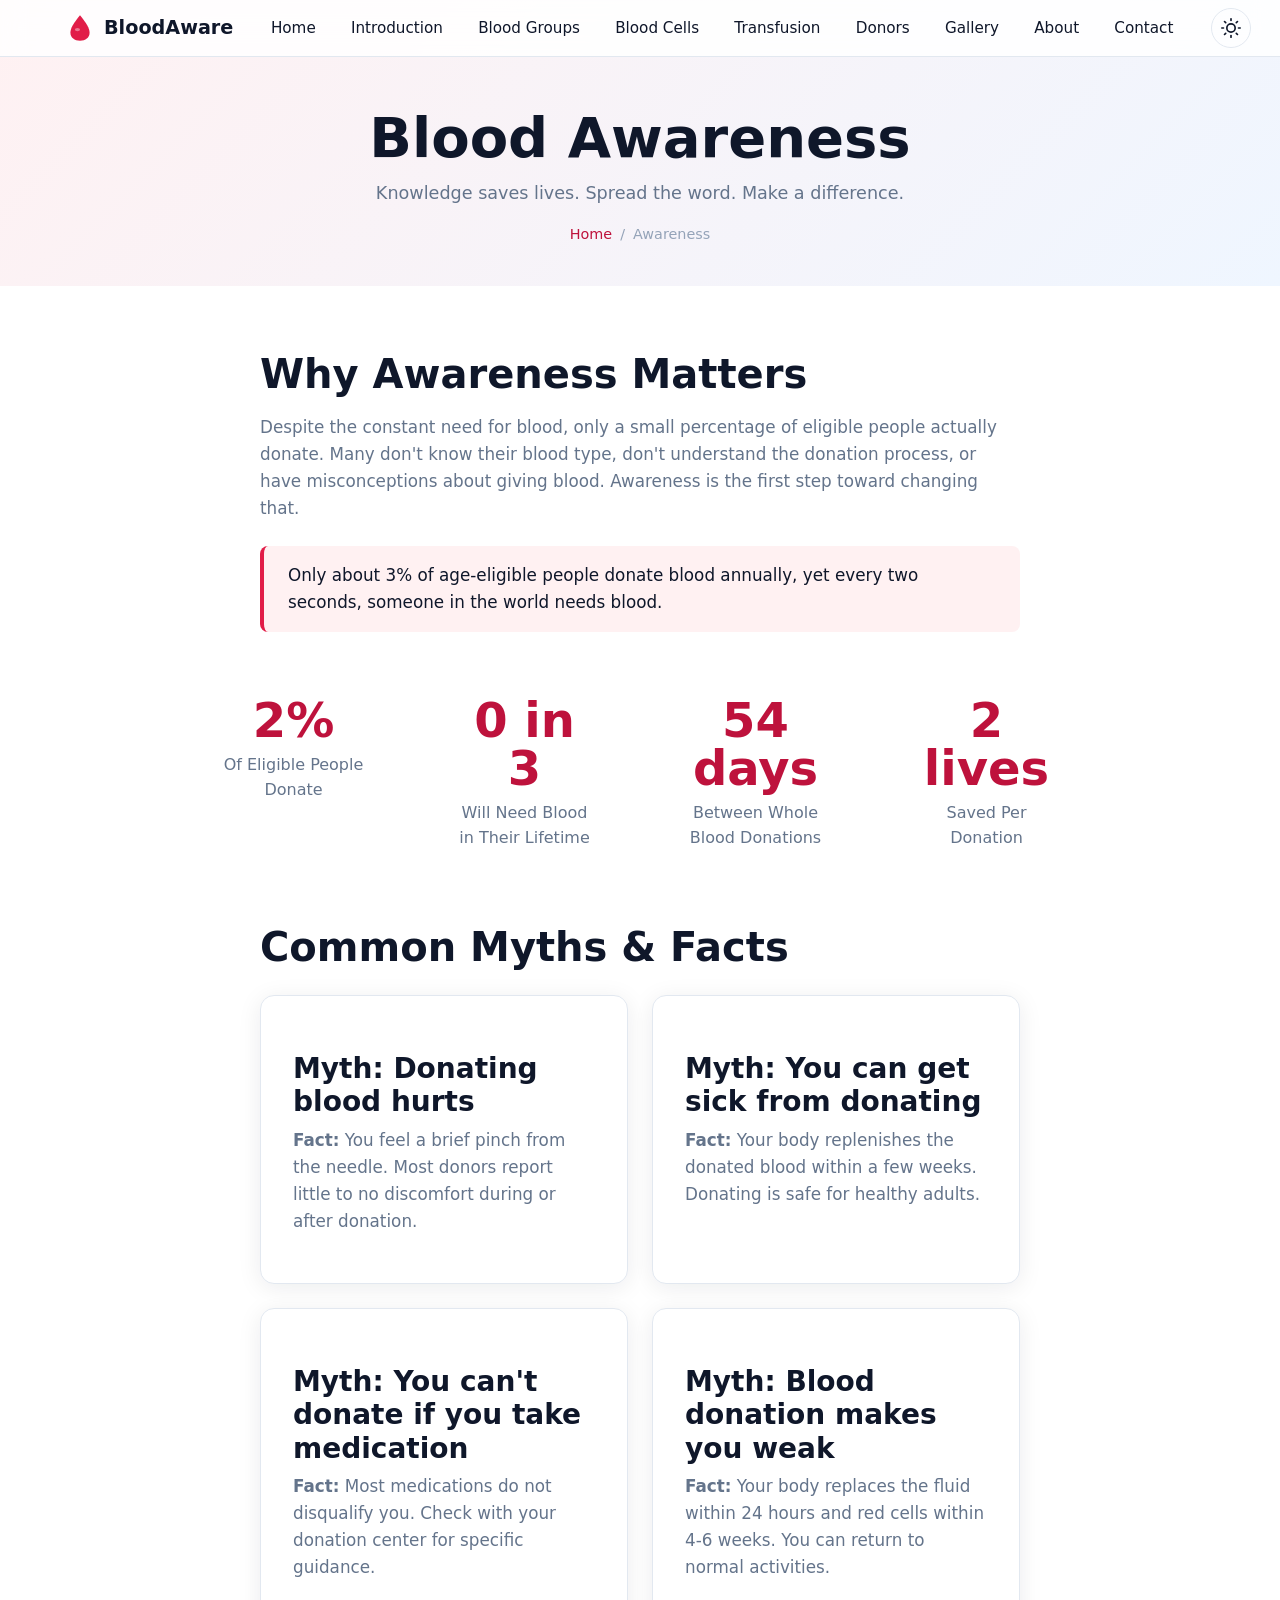
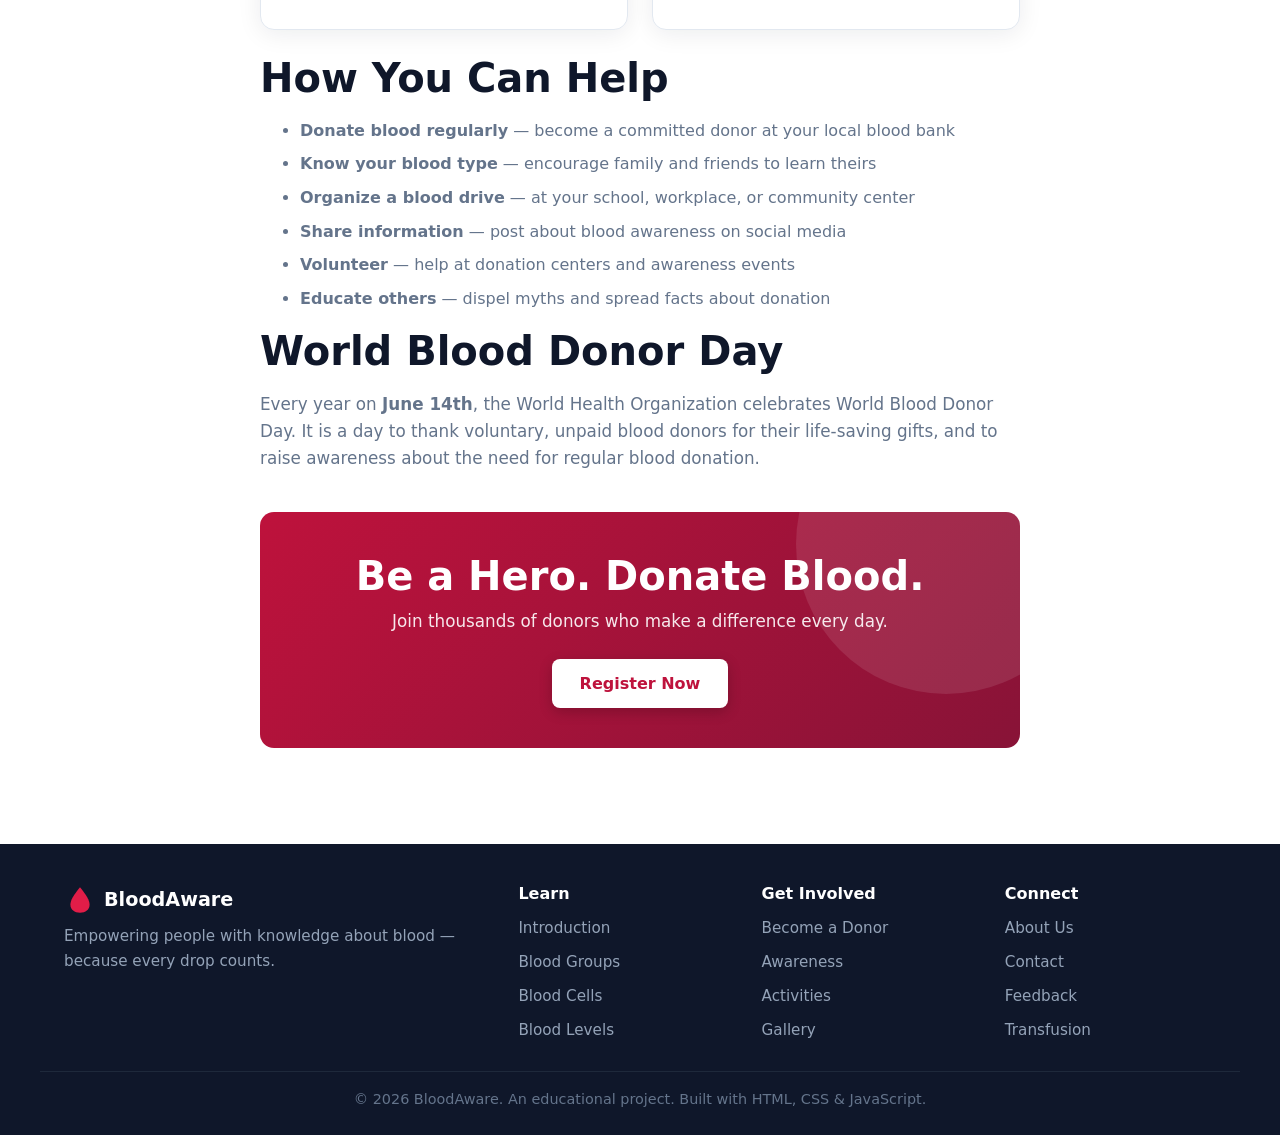
<file: pages/awareness.html>
<!DOCTYPE html>
<html lang="en">
<head>
  <meta charset="UTF-8" />
  <meta name="viewport" content="width=device-width, initial-scale=1.0" />
  <title>Awareness — BloodAware</title>
  <meta name="description" content="Join the movement to spread blood awareness and save lives." />
  <link rel="icon" type="image/svg+xml" href="../images/favicon.svg" />
  <link rel="stylesheet" href="../css/style.css" />
  <link rel="stylesheet" href="../css/animations.css" />
  <link rel="stylesheet" href="../css/responsive.css" />
</head>
<body>

  <header class="navbar">
    <nav class="nav-container">
      <a href="../index.html" class="nav-logo">
        <svg class="drop" viewBox="0 0 100 100" xmlns="http://www.w3.org/2000/svg"><path d="M50 10 C30 35 20 50 20 65 C20 80 33 90 50 90 C67 90 80 80 80 65 C80 50 70 35 50 10Z" fill="#e11d48"/><ellipse cx="42" cy="55" rx="8" ry="5" fill="#fff" opacity="0.4"/></svg>
        <span>BloodAware</span>
      </a>
      <ul class="nav-menu">
        <li><a href="../index.html" class="nav-link">Home</a></li>
        <li><a href="introduction.html" class="nav-link">Introduction</a></li>
        <li><a href="blood-groups.html" class="nav-link">Blood Groups</a></li>
        <li><a href="blood-cells.html" class="nav-link">Blood Cells</a></li>
        <li><a href="transfusion.html" class="nav-link">Transfusion</a></li>
        <li><a href="donors.html" class="nav-link">Donors</a></li>
        <li><a href="gallery.html" class="nav-link">Gallery</a></li>
        <li><a href="about.html" class="nav-link">About</a></li>
        <li><a href="contact.html" class="nav-link">Contact</a></li>
      </ul>
      <div class="nav-actions">
        <button class="theme-toggle" aria-label="Toggle theme">
          <svg class="sun" xmlns="http://www.w3.org/2000/svg" viewBox="0 0 24 24" fill="none" stroke="currentColor" stroke-width="2" stroke-linecap="round" stroke-linejoin="round"><circle cx="12" cy="12" r="5"/><line x1="12" y1="1" x2="12" y2="3"/><line x1="12" y1="21" x2="12" y2="23"/><line x1="4.22" y1="4.22" x2="5.64" y2="5.64"/><line x1="18.36" y1="18.36" x2="19.78" y2="19.78"/><line x1="1" y1="12" x2="3" y2="12"/><line x1="21" y1="12" x2="23" y2="12"/><line x1="4.22" y1="19.78" x2="5.64" y2="18.36"/><line x1="18.36" y1="5.64" x2="19.78" y2="4.22"/></svg>
          <svg class="moon" xmlns="http://www.w3.org/2000/svg" viewBox="0 0 24 24" fill="none" stroke="currentColor" stroke-width="2" stroke-linecap="round" stroke-linejoin="round"><path d="M21 12.79A9 9 0 1 1 11.21 3 7 7 0 0 0 21 12.79z"/></svg>
        </button>
        <button class="hamburger" aria-label="Menu"><span></span><span></span><span></span></button>
      </div>
    </nav>
  </header>

  <section class="page-hero">
    <div class="container">
      <h1 class="animate-fade-in-up">Blood Awareness</h1>
      <p class="animate-fade-in-up delay-1">Knowledge saves lives. Spread the word. Make a difference.</p>
      <div class="breadcrumb"><a href="../index.html">Home</a> <span>/</span> <span>Awareness</span></div>
    </div>
  </section>

  <section class="section">
    <div class="container">
      <div class="content-block">
        <h2 class="reveal">Why Awareness Matters</h2>
        <p class="reveal">Despite the constant need for blood, only a small percentage of eligible people actually donate. Many don't know their blood type, don't understand the donation process, or have misconceptions about giving blood. Awareness is the first step toward changing that.</p>

        <div class="info-banner reveal">
          <p>Only about 3% of age-eligible people donate blood annually, yet every two seconds, someone in the world needs blood.</p>
        </div>
      </div>

      <!-- Stats -->
      <div class="stats-grid reveal" style="max-width: 900px; margin: 0 auto var(--space-5);">
        <div class="stat-item">
          <div class="stat-number" data-counter="3" data-suffix="%">0</div>
          <div class="stat-label">Of Eligible People Donate</div>
        </div>
        <div class="stat-item">
          <div class="stat-number" data-counter="1" data-suffix=" in 3">0</div>
          <div class="stat-label">Will Need Blood in Their Lifetime</div>
        </div>
        <div class="stat-item">
          <div class="stat-number" data-counter="56" data-suffix=" days">0</div>
          <div class="stat-label">Between Whole Blood Donations</div>
        </div>
        <div class="stat-item">
          <div class="stat-number" data-counter="3" data-suffix=" lives">0</div>
          <div class="stat-label">Saved Per Donation</div>
        </div>
      </div>

      <div class="content-block">
        <h2 class="reveal">Common Myths &amp; Facts</h2>
        <div class="card-grid reveal" style="margin: var(--space-3) 0;">
          <div class="card">
            <h3>Myth: Donating blood hurts</h3>
            <p><strong>Fact:</strong> You feel a brief pinch from the needle. Most donors report little to no discomfort during or after donation.</p>
          </div>
          <div class="card">
            <h3>Myth: You can get sick from donating</h3>
            <p><strong>Fact:</strong> Your body replenishes the donated blood within a few weeks. Donating is safe for healthy adults.</p>
          </div>
          <div class="card">
            <h3>Myth: You can't donate if you take medication</h3>
            <p><strong>Fact:</strong> Most medications do not disqualify you. Check with your donation center for specific guidance.</p>
          </div>
          <div class="card">
            <h3>Myth: Blood donation makes you weak</h3>
            <p><strong>Fact:</strong> Your body replaces the fluid within 24 hours and red cells within 4-6 weeks. You can return to normal activities.</p>
          </div>
        </div>

        <h2 class="reveal">How You Can Help</h2>
        <ul class="reveal">
          <li><strong>Donate blood regularly</strong> — become a committed donor at your local blood bank</li>
          <li><strong>Know your blood type</strong> — encourage family and friends to learn theirs</li>
          <li><strong>Organize a blood drive</strong> — at your school, workplace, or community center</li>
          <li><strong>Share information</strong> — post about blood awareness on social media</li>
          <li><strong>Volunteer</strong> — help at donation centers and awareness events</li>
          <li><strong>Educate others</strong> — dispel myths and spread facts about donation</li>
        </ul>

        <h2 class="reveal">World Blood Donor Day</h2>
        <p class="reveal">Every year on <strong>June 14th</strong>, the World Health Organization celebrates World Blood Donor Day. It is a day to thank voluntary, unpaid blood donors for their life-saving gifts, and to raise awareness about the need for regular blood donation.</p>

        <div class="cta-section reveal-scale" style="margin-top: var(--space-5);">
          <h2>Be a Hero. Donate Blood.</h2>
          <p>Join thousands of donors who make a difference every day.</p>
          <a href="donors.html" class="btn btn-primary">Register Now</a>
        </div>
      </div>
    </div>
  </section>

  <footer class="footer">
    <div class="footer-grid">
      <div class="footer-brand">
        <a href="../index.html" class="nav-logo"><svg class="drop" viewBox="0 0 100 100" xmlns="http://www.w3.org/2000/svg"><path d="M50 10 C30 35 20 50 20 65 C20 80 33 90 50 90 C67 90 80 80 80 65 C80 50 70 35 50 10Z" fill="#e11d48"/></svg><span>BloodAware</span></a>
        <p>Empowering people with knowledge about blood — because every drop counts.</p>
      </div>
      <div class="footer-col"><h4>Learn</h4><a href="introduction.html">Introduction</a><a href="blood-groups.html">Blood Groups</a><a href="blood-cells.html">Blood Cells</a><a href="blood-levels.html">Blood Levels</a></div>
      <div class="footer-col"><h4>Get Involved</h4><a href="donors.html">Become a Donor</a><a href="awareness.html">Awareness</a><a href="activities.html">Activities</a><a href="gallery.html">Gallery</a></div>
      <div class="footer-col"><h4>Connect</h4><a href="about.html">About Us</a><a href="contact.html">Contact</a><a href="feedback.html">Feedback</a><a href="transfusion.html">Transfusion</a></div>
    </div>
    <div class="footer-bottom"><p>&copy; <span id="year">2026</span> BloodAware. An educational project. Built with HTML, CSS &amp; JavaScript.</p></div>
  </footer>

  <script src="../js/main.js"></script>
</body>
</html>
</file>
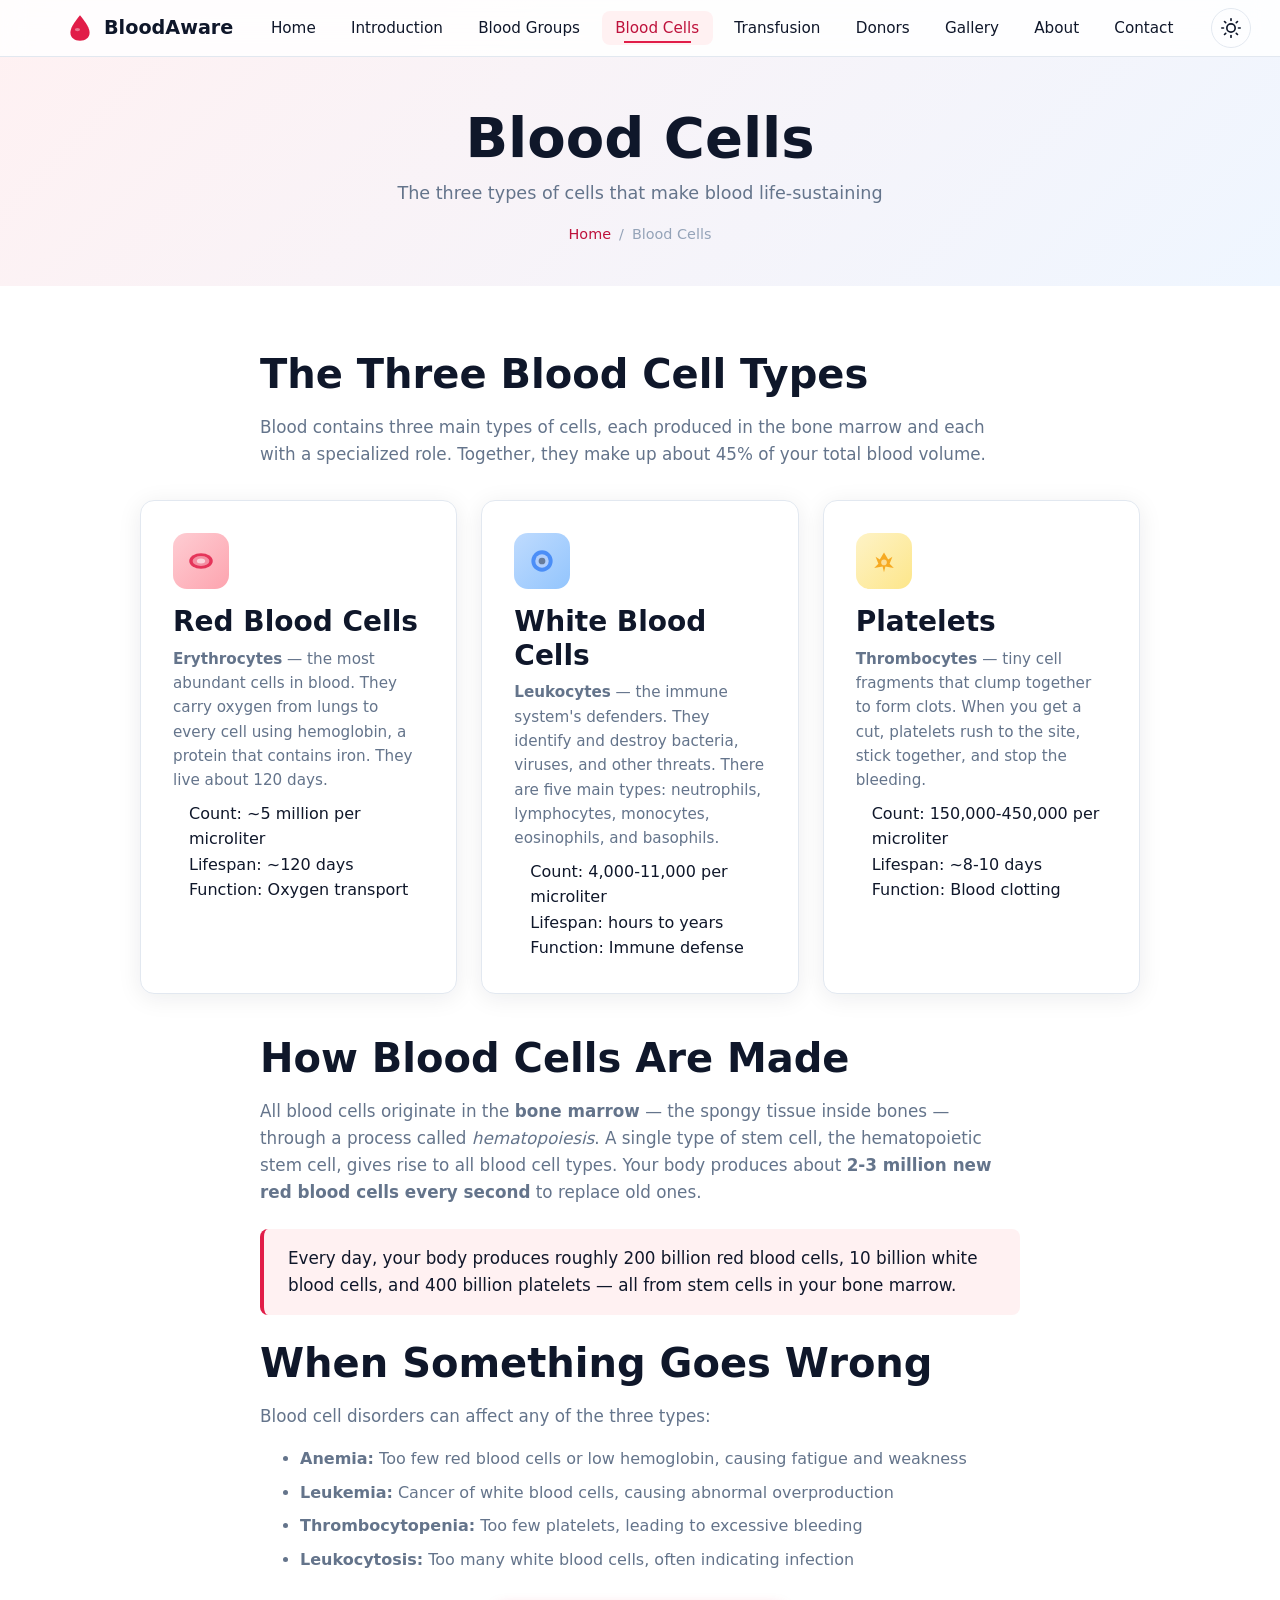
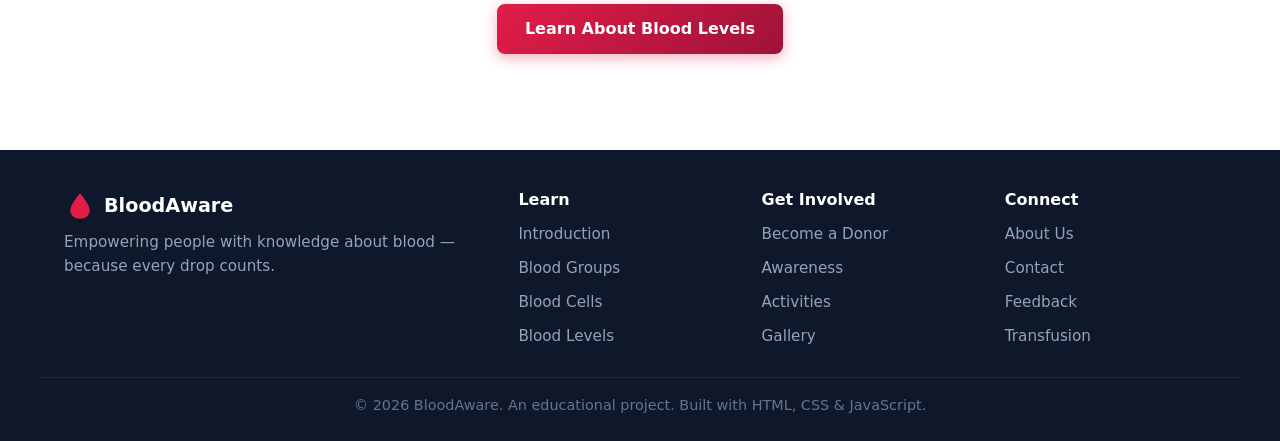
<file: pages/blood-cells.html>
<!DOCTYPE html>
<html lang="en">
<head>
  <meta charset="UTF-8" />
  <meta name="viewport" content="width=device-width, initial-scale=1.0" />
  <title>Blood Cells — BloodAware</title>
  <meta name="description" content="Learn about red blood cells, white blood cells, and platelets — the tiny heroes in your bloodstream." />
  <link rel="icon" type="image/svg+xml" href="../images/favicon.svg" />
  <link rel="stylesheet" href="../css/style.css" />
  <link rel="stylesheet" href="../css/animations.css" />
  <link rel="stylesheet" href="../css/responsive.css" />
</head>
<body>

  <header class="navbar">
    <nav class="nav-container">
      <a href="../index.html" class="nav-logo">
        <svg class="drop" viewBox="0 0 100 100" xmlns="http://www.w3.org/2000/svg"><path d="M50 10 C30 35 20 50 20 65 C20 80 33 90 50 90 C67 90 80 80 80 65 C80 50 70 35 50 10Z" fill="#e11d48"/><ellipse cx="42" cy="55" rx="8" ry="5" fill="#fff" opacity="0.4"/></svg>
        <span>BloodAware</span>
      </a>
      <ul class="nav-menu">
        <li><a href="../index.html" class="nav-link">Home</a></li>
        <li><a href="introduction.html" class="nav-link">Introduction</a></li>
        <li><a href="blood-groups.html" class="nav-link">Blood Groups</a></li>
        <li><a href="blood-cells.html" class="nav-link">Blood Cells</a></li>
        <li><a href="transfusion.html" class="nav-link">Transfusion</a></li>
        <li><a href="donors.html" class="nav-link">Donors</a></li>
        <li><a href="gallery.html" class="nav-link">Gallery</a></li>
        <li><a href="about.html" class="nav-link">About</a></li>
        <li><a href="contact.html" class="nav-link">Contact</a></li>
      </ul>
      <div class="nav-actions">
        <button class="theme-toggle" aria-label="Toggle theme">
          <svg class="sun" xmlns="http://www.w3.org/2000/svg" viewBox="0 0 24 24" fill="none" stroke="currentColor" stroke-width="2" stroke-linecap="round" stroke-linejoin="round"><circle cx="12" cy="12" r="5"/><line x1="12" y1="1" x2="12" y2="3"/><line x1="12" y1="21" x2="12" y2="23"/><line x1="4.22" y1="4.22" x2="5.64" y2="5.64"/><line x1="18.36" y1="18.36" x2="19.78" y2="19.78"/><line x1="1" y1="12" x2="3" y2="12"/><line x1="21" y1="12" x2="23" y2="12"/><line x1="4.22" y1="19.78" x2="5.64" y2="18.36"/><line x1="18.36" y1="5.64" x2="19.78" y2="4.22"/></svg>
          <svg class="moon" xmlns="http://www.w3.org/2000/svg" viewBox="0 0 24 24" fill="none" stroke="currentColor" stroke-width="2" stroke-linecap="round" stroke-linejoin="round"><path d="M21 12.79A9 9 0 1 1 11.21 3 7 7 0 0 0 21 12.79z"/></svg>
        </button>
        <button class="hamburger" aria-label="Menu"><span></span><span></span><span></span></button>
      </div>
    </nav>
  </header>

  <section class="page-hero">
    <div class="container">
      <h1 class="animate-fade-in-up">Blood Cells</h1>
      <p class="animate-fade-in-up delay-1">The three types of cells that make blood life-sustaining</p>
      <div class="breadcrumb"><a href="../index.html">Home</a> <span>/</span> <span>Blood Cells</span></div>
    </div>
  </section>

  <section class="section">
    <div class="container">
      <div class="content-block">
        <h2 class="reveal">The Three Blood Cell Types</h2>
        <p class="reveal">Blood contains three main types of cells, each produced in the bone marrow and each with a specialized role. Together, they make up about 45% of your total blood volume.</p>
      </div>

      <div class="card-grid" style="max-width: 1000px; margin: 0 auto var(--space-5);">
        <article class="card reveal">
          <div class="card-icon" style="background: linear-gradient(135deg, #fecdd3, #fda4af);">
            <svg viewBox="0 0 100 100" xmlns="http://www.w3.org/2000/svg" width="36" height="36"><ellipse cx="50" cy="50" rx="42" ry="28" fill="#e11d48" opacity="0.85"/><ellipse cx="50" cy="50" rx="30" ry="18" fill="#fecdd3" opacity="0.6"/><ellipse cx="50" cy="50" rx="15" ry="9" fill="#fff1f2" opacity="0.7"/></svg>
          </div>
          <h3>Red Blood Cells</h3>
          <p><strong>Erythrocytes</strong> — the most abundant cells in blood. They carry oxygen from lungs to every cell using hemoglobin, a protein that contains iron. They live about 120 days.</p>
          <ul style="margin-top: var(--space-1); padding-left: var(--space-2);">
            <li>Count: ~5 million per microliter</li>
            <li>Lifespan: ~120 days</li>
            <li>Function: Oxygen transport</li>
          </ul>
        </article>

        <article class="card reveal">
          <div class="card-icon" style="background: linear-gradient(135deg, #bfdbfe, #93c5fd);">
            <svg viewBox="0 0 100 100" xmlns="http://www.w3.org/2000/svg" width="36" height="36"><circle cx="50" cy="50" r="38" fill="#3b82f6" opacity="0.85"/><circle cx="50" cy="50" r="24" fill="#dbeafe" opacity="0.7"/><circle cx="50" cy="50" r="12" fill="#1e293b" opacity="0.5"/></svg>
          </div>
          <h3>White Blood Cells</h3>
          <p><strong>Leukocytes</strong> — the immune system's defenders. They identify and destroy bacteria, viruses, and other threats. There are five main types: neutrophils, lymphocytes, monocytes, eosinophils, and basophils.</p>
          <ul style="margin-top: var(--space-1); padding-left: var(--space-2);">
            <li>Count: 4,000-11,000 per microliter</li>
            <li>Lifespan: hours to years</li>
            <li>Function: Immune defense</li>
          </ul>
        </article>

        <article class="card reveal">
          <div class="card-icon" style="background: linear-gradient(135deg, #fef3c7, #fde68a);">
            <svg viewBox="0 0 100 100" xmlns="http://www.w3.org/2000/svg" width="36" height="36"><polygon points="50,20 65,45 80,35 70,60 85,75 55,70 50,90 45,70 15,75 30,60 20,35 35,45" fill="#f59e0b" opacity="0.85"/><circle cx="50" cy="55" r="10" fill="#fef3c7" opacity="0.7"/></svg>
          </div>
          <h3>Platelets</h3>
          <p><strong>Thrombocytes</strong> — tiny cell fragments that clump together to form clots. When you get a cut, platelets rush to the site, stick together, and stop the bleeding.</p>
          <ul style="margin-top: var(--space-1); padding-left: var(--space-2);">
            <li>Count: 150,000-450,000 per microliter</li>
            <li>Lifespan: ~8-10 days</li>
            <li>Function: Blood clotting</li>
          </ul>
        </article>
      </div>

      <div class="content-block">
        <h2 class="reveal">How Blood Cells Are Made</h2>
        <p class="reveal">All blood cells originate in the <strong>bone marrow</strong> — the spongy tissue inside bones — through a process called <em>hematopoiesis</em>. A single type of stem cell, the hematopoietic stem cell, gives rise to all blood cell types. Your body produces about <strong>2-3 million new red blood cells every second</strong> to replace old ones.</p>

        <div class="info-banner reveal">
          <p>Every day, your body produces roughly 200 billion red blood cells, 10 billion white blood cells, and 400 billion platelets — all from stem cells in your bone marrow.</p>
        </div>

        <h2 class="reveal">When Something Goes Wrong</h2>
        <p class="reveal">Blood cell disorders can affect any of the three types:</p>
        <ul class="reveal">
          <li><strong>Anemia:</strong> Too few red blood cells or low hemoglobin, causing fatigue and weakness</li>
          <li><strong>Leukemia:</strong> Cancer of white blood cells, causing abnormal overproduction</li>
          <li><strong>Thrombocytopenia:</strong> Too few platelets, leading to excessive bleeding</li>
          <li><strong>Leukocytosis:</strong> Too many white blood cells, often indicating infection</li>
        </ul>

        <div style="text-align: center; margin-top: var(--space-4);">
          <a href="blood-levels.html" class="btn btn-primary">Learn About Blood Levels</a>
        </div>
      </div>
    </div>
  </section>

  <footer class="footer">
    <div class="footer-grid">
      <div class="footer-brand">
        <a href="../index.html" class="nav-logo"><svg class="drop" viewBox="0 0 100 100" xmlns="http://www.w3.org/2000/svg"><path d="M50 10 C30 35 20 50 20 65 C20 80 33 90 50 90 C67 90 80 80 80 65 C80 50 70 35 50 10Z" fill="#e11d48"/></svg><span>BloodAware</span></a>
        <p>Empowering people with knowledge about blood — because every drop counts.</p>
      </div>
      <div class="footer-col"><h4>Learn</h4><a href="introduction.html">Introduction</a><a href="blood-groups.html">Blood Groups</a><a href="blood-cells.html">Blood Cells</a><a href="blood-levels.html">Blood Levels</a></div>
      <div class="footer-col"><h4>Get Involved</h4><a href="donors.html">Become a Donor</a><a href="awareness.html">Awareness</a><a href="activities.html">Activities</a><a href="gallery.html">Gallery</a></div>
      <div class="footer-col"><h4>Connect</h4><a href="about.html">About Us</a><a href="contact.html">Contact</a><a href="feedback.html">Feedback</a><a href="transfusion.html">Transfusion</a></div>
    </div>
    <div class="footer-bottom"><p>&copy; <span id="year">2026</span> BloodAware. An educational project. Built with HTML, CSS &amp; JavaScript.</p></div>
  </footer>

  <script src="../js/main.js"></script>
</body>
</html>
</file>
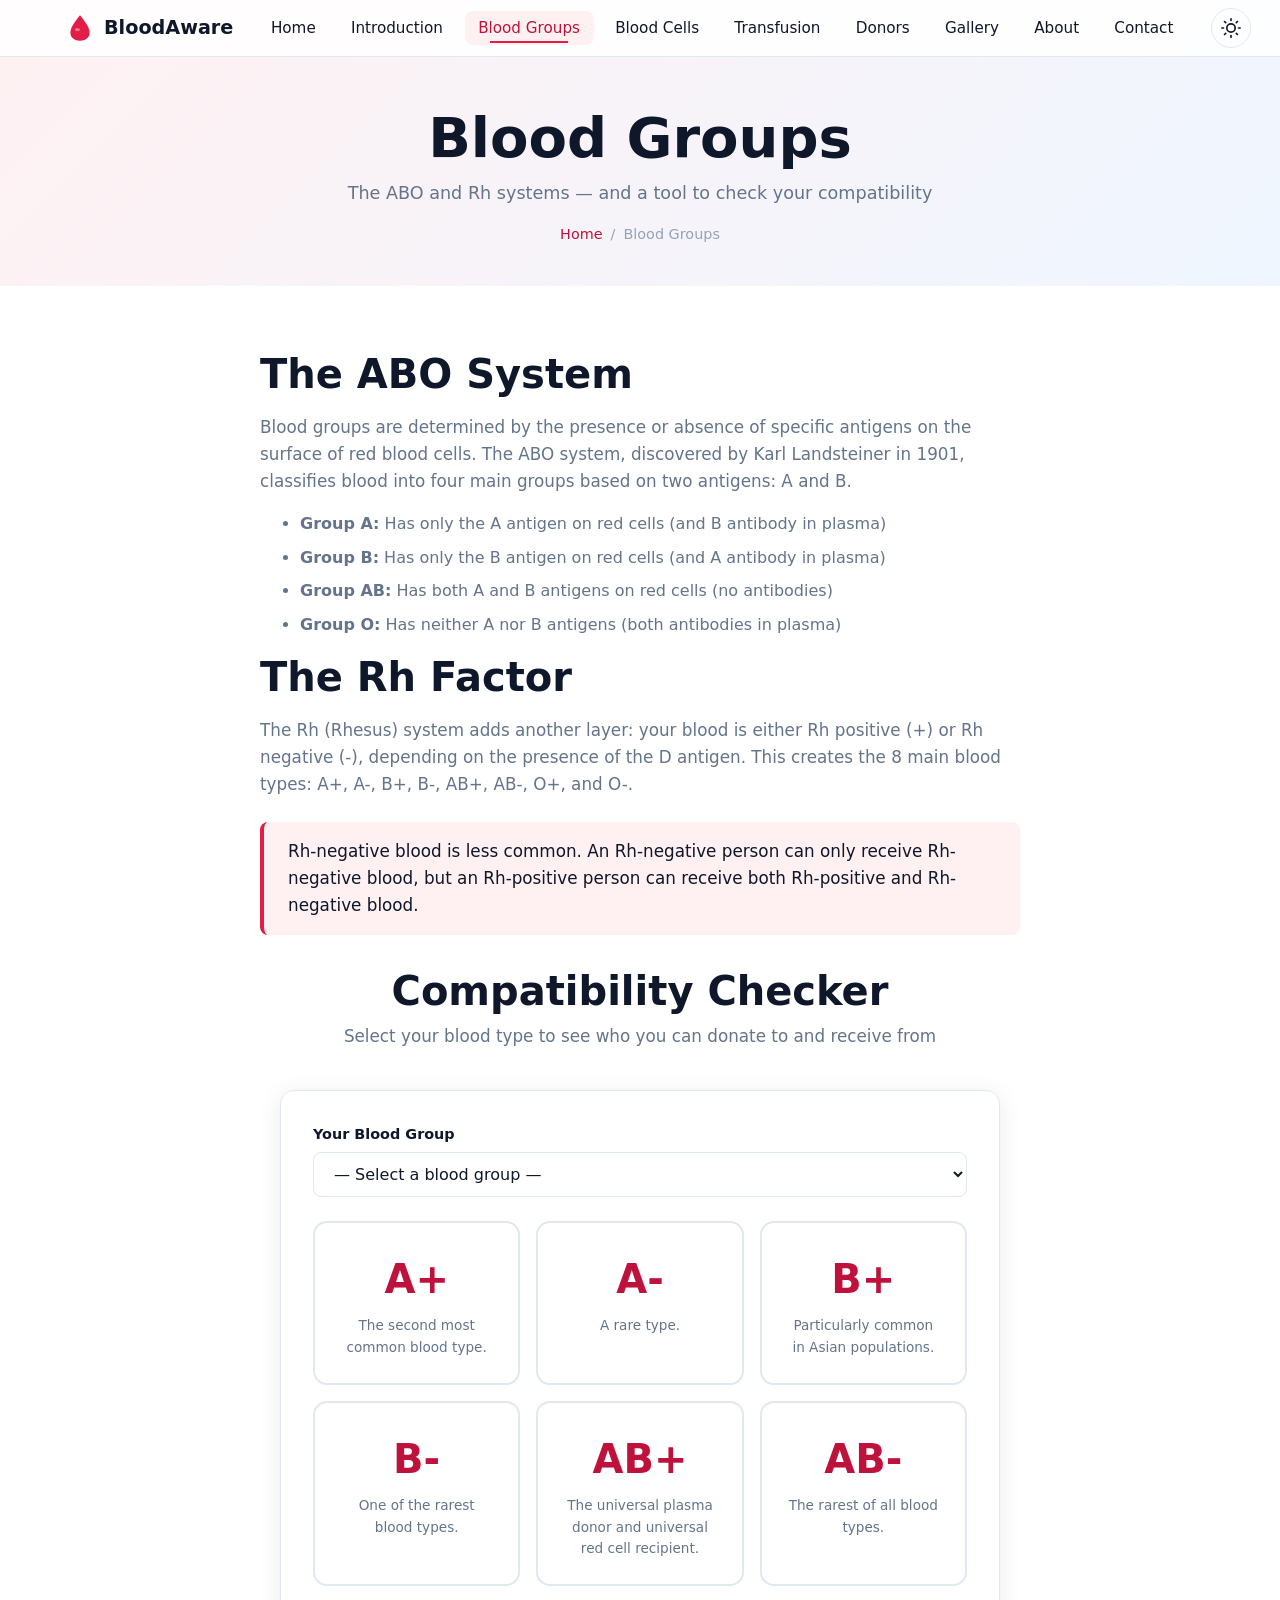
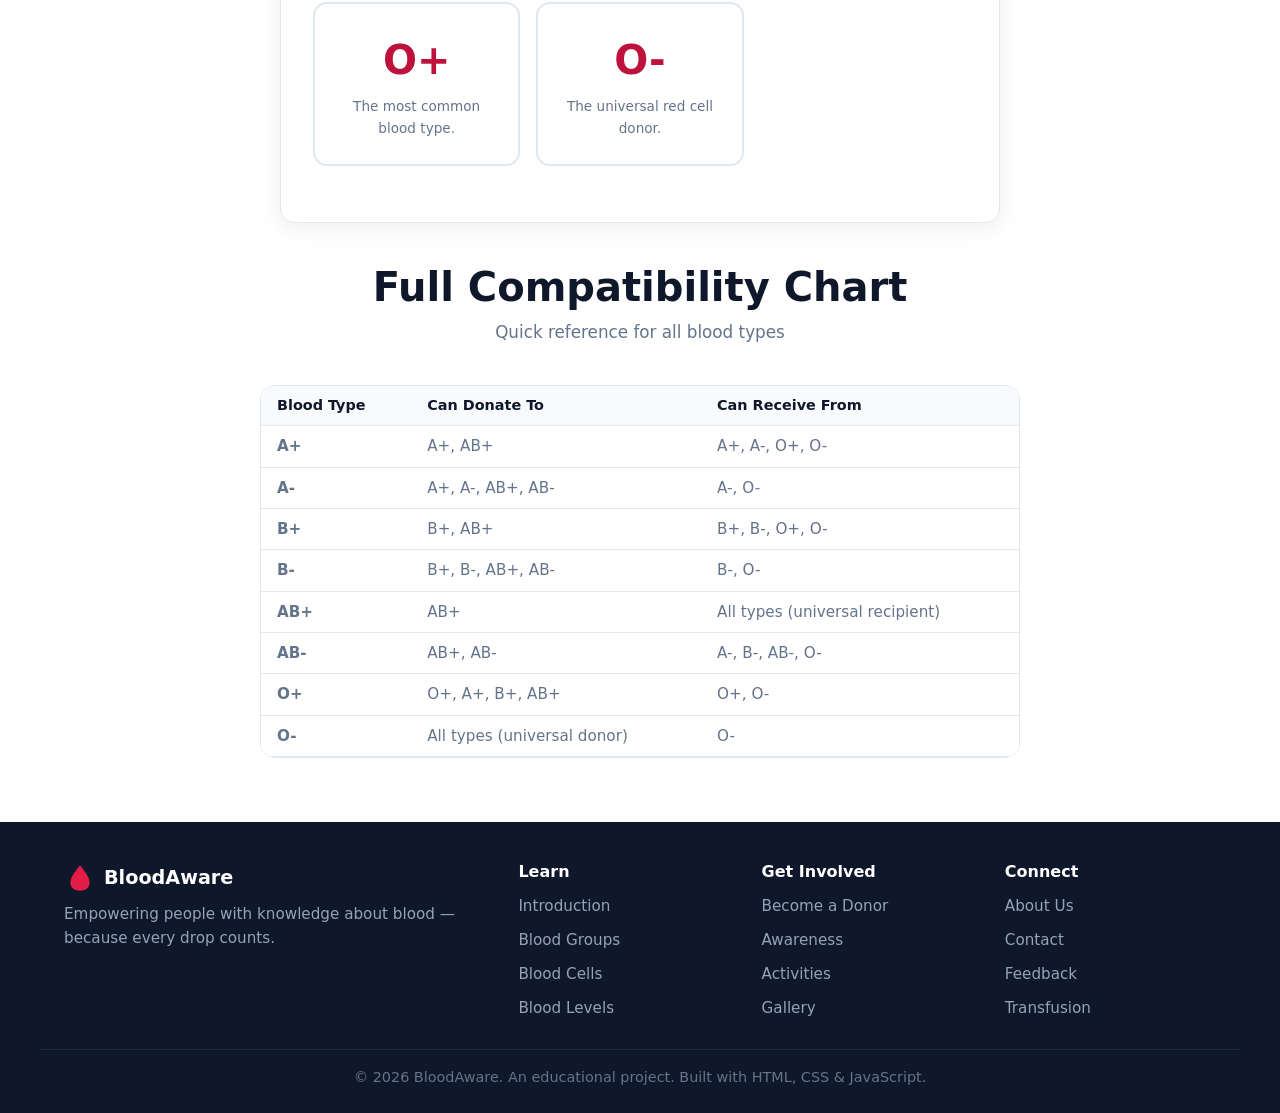
<file: pages/blood-groups.html>
<!DOCTYPE html>
<html lang="en">
<head>
  <meta charset="UTF-8" />
  <meta name="viewport" content="width=device-width, initial-scale=1.0" />
  <title>Blood Groups — BloodAware</title>
  <meta name="description" content="Learn about the ABO and Rh blood group systems and use the compatibility checker tool." />
  <link rel="icon" type="image/svg+xml" href="../images/favicon.svg" />
  <link rel="stylesheet" href="../css/style.css" />
  <link rel="stylesheet" href="../css/animations.css" />
  <link rel="stylesheet" href="../css/responsive.css" />
</head>
<body>

  <header class="navbar">
    <nav class="nav-container">
      <a href="../index.html" class="nav-logo">
        <svg class="drop" viewBox="0 0 100 100" xmlns="http://www.w3.org/2000/svg"><path d="M50 10 C30 35 20 50 20 65 C20 80 33 90 50 90 C67 90 80 80 80 65 C80 50 70 35 50 10Z" fill="#e11d48"/><ellipse cx="42" cy="55" rx="8" ry="5" fill="#fff" opacity="0.4"/></svg>
        <span>BloodAware</span>
      </a>
      <ul class="nav-menu">
        <li><a href="../index.html" class="nav-link">Home</a></li>
        <li><a href="introduction.html" class="nav-link">Introduction</a></li>
        <li><a href="blood-groups.html" class="nav-link">Blood Groups</a></li>
        <li><a href="blood-cells.html" class="nav-link">Blood Cells</a></li>
        <li><a href="transfusion.html" class="nav-link">Transfusion</a></li>
        <li><a href="donors.html" class="nav-link">Donors</a></li>
        <li><a href="gallery.html" class="nav-link">Gallery</a></li>
        <li><a href="about.html" class="nav-link">About</a></li>
        <li><a href="contact.html" class="nav-link">Contact</a></li>
      </ul>
      <div class="nav-actions">
        <button class="theme-toggle" aria-label="Toggle theme">
          <svg class="sun" xmlns="http://www.w3.org/2000/svg" viewBox="0 0 24 24" fill="none" stroke="currentColor" stroke-width="2" stroke-linecap="round" stroke-linejoin="round"><circle cx="12" cy="12" r="5"/><line x1="12" y1="1" x2="12" y2="3"/><line x1="12" y1="21" x2="12" y2="23"/><line x1="4.22" y1="4.22" x2="5.64" y2="5.64"/><line x1="18.36" y1="18.36" x2="19.78" y2="19.78"/><line x1="1" y1="12" x2="3" y2="12"/><line x1="21" y1="12" x2="23" y2="12"/><line x1="4.22" y1="19.78" x2="5.64" y2="18.36"/><line x1="18.36" y1="5.64" x2="19.78" y2="4.22"/></svg>
          <svg class="moon" xmlns="http://www.w3.org/2000/svg" viewBox="0 0 24 24" fill="none" stroke="currentColor" stroke-width="2" stroke-linecap="round" stroke-linejoin="round"><path d="M21 12.79A9 9 0 1 1 11.21 3 7 7 0 0 0 21 12.79z"/></svg>
        </button>
        <button class="hamburger" aria-label="Menu"><span></span><span></span><span></span></button>
      </div>
    </nav>
  </header>

  <section class="page-hero">
    <div class="container">
      <h1 class="animate-fade-in-up">Blood Groups</h1>
      <p class="animate-fade-in-up delay-1">The ABO and Rh systems — and a tool to check your compatibility</p>
      <div class="breadcrumb"><a href="../index.html">Home</a> <span>/</span> <span>Blood Groups</span></div>
    </div>
  </section>

  <section class="section">
    <div class="container">
      <div class="content-block">
        <h2 class="reveal">The ABO System</h2>
        <p class="reveal">Blood groups are determined by the presence or absence of specific antigens on the surface of red blood cells. The ABO system, discovered by Karl Landsteiner in 1901, classifies blood into four main groups based on two antigens: A and B.</p>
        <ul class="reveal">
          <li><strong>Group A:</strong> Has only the A antigen on red cells (and B antibody in plasma)</li>
          <li><strong>Group B:</strong> Has only the B antigen on red cells (and A antibody in plasma)</li>
          <li><strong>Group AB:</strong> Has both A and B antigens on red cells (no antibodies)</li>
          <li><strong>Group O:</strong> Has neither A nor B antigens (both antibodies in plasma)</li>
        </ul>

        <h2 class="reveal">The Rh Factor</h2>
        <p class="reveal">The Rh (Rhesus) system adds another layer: your blood is either Rh positive (+) or Rh negative (-), depending on the presence of the D antigen. This creates the 8 main blood types: A+, A-, B+, B-, AB+, AB-, O+, and O-.</p>

        <div class="info-banner reveal">
          <p>Rh-negative blood is less common. An Rh-negative person can only receive Rh-negative blood, but an Rh-positive person can receive both Rh-positive and Rh-negative blood.</p>
        </div>
      </div>

      <!-- Compatibility Tool -->
      <div style="max-width: 760px; margin: var(--space-4) auto;">
        <h2 class="section-title reveal">Compatibility Checker</h2>
        <p class="section-subtitle reveal">Select your blood type to see who you can donate to and receive from</p>

        <div class="compat-tool reveal">
          <div class="compat-controls">
            <div class="form-group">
              <label for="compatSelect">Your Blood Group</label>
              <select id="compatSelect">
                <option value="">— Select a blood group —</option>
                <option value="A+">A+</option>
                <option value="A-">A-</option>
                <option value="B+">B+</option>
                <option value="B-">B-</option>
                <option value="AB+">AB+</option>
                <option value="AB-">AB-</option>
                <option value="O+">O+</option>
                <option value="O-">O-</option>
              </select>
            </div>
          </div>

          <div id="groupCards" class="blood-group-grid" style="margin-bottom: var(--space-3);"></div>
          <div id="groupInfo" style="margin-bottom: var(--space-2);"></div>
          <div id="compatResult" class="compat-result"></div>
        </div>
      </div>

      <!-- Compatibility Table -->
      <div style="max-width: 760px; margin: var(--space-5) auto 0;">
        <h2 class="section-title reveal">Full Compatibility Chart</h2>
        <p class="section-subtitle reveal">Quick reference for all blood types</p>
        <div class="table-wrap reveal">
          <table>
            <thead>
              <tr><th>Blood Type</th><th>Can Donate To</th><th>Can Receive From</th></tr>
            </thead>
            <tbody>
              <tr><td><strong>A+</strong></td><td>A+, AB+</td><td>A+, A-, O+, O-</td></tr>
              <tr><td><strong>A-</strong></td><td>A+, A-, AB+, AB-</td><td>A-, O-</td></tr>
              <tr><td><strong>B+</strong></td><td>B+, AB+</td><td>B+, B-, O+, O-</td></tr>
              <tr><td><strong>B-</strong></td><td>B+, B-, AB+, AB-</td><td>B-, O-</td></tr>
              <tr><td><strong>AB+</strong></td><td>AB+</td><td>All types (universal recipient)</td></tr>
              <tr><td><strong>AB-</strong></td><td>AB+, AB-</td><td>A-, B-, AB-, O-</td></tr>
              <tr><td><strong>O+</strong></td><td>O+, A+, B+, AB+</td><td>O+, O-</td></tr>
              <tr><td><strong>O-</strong></td><td>All types (universal donor)</td><td>O-</td></tr>
            </tbody>
          </table>
        </div>
      </div>
    </div>
  </section>

  <footer class="footer">
    <div class="footer-grid">
      <div class="footer-brand">
        <a href="../index.html" class="nav-logo"><svg class="drop" viewBox="0 0 100 100" xmlns="http://www.w3.org/2000/svg"><path d="M50 10 C30 35 20 50 20 65 C20 80 33 90 50 90 C67 90 80 80 80 65 C80 50 70 35 50 10Z" fill="#e11d48"/></svg><span>BloodAware</span></a>
        <p>Empowering people with knowledge about blood — because every drop counts.</p>
      </div>
      <div class="footer-col"><h4>Learn</h4><a href="introduction.html">Introduction</a><a href="blood-groups.html">Blood Groups</a><a href="blood-cells.html">Blood Cells</a><a href="blood-levels.html">Blood Levels</a></div>
      <div class="footer-col"><h4>Get Involved</h4><a href="donors.html">Become a Donor</a><a href="awareness.html">Awareness</a><a href="activities.html">Activities</a><a href="gallery.html">Gallery</a></div>
      <div class="footer-col"><h4>Connect</h4><a href="about.html">About Us</a><a href="contact.html">Contact</a><a href="feedback.html">Feedback</a><a href="transfusion.html">Transfusion</a></div>
    </div>
    <div class="footer-bottom"><p>&copy; <span id="year">2026</span> BloodAware. An educational project. Built with HTML, CSS &amp; JavaScript.</p></div>
  </footer>

  <script src="../js/main.js"></script>
  <script src="../js/blood-groups.js"></script>
</body>
</html>
</file>
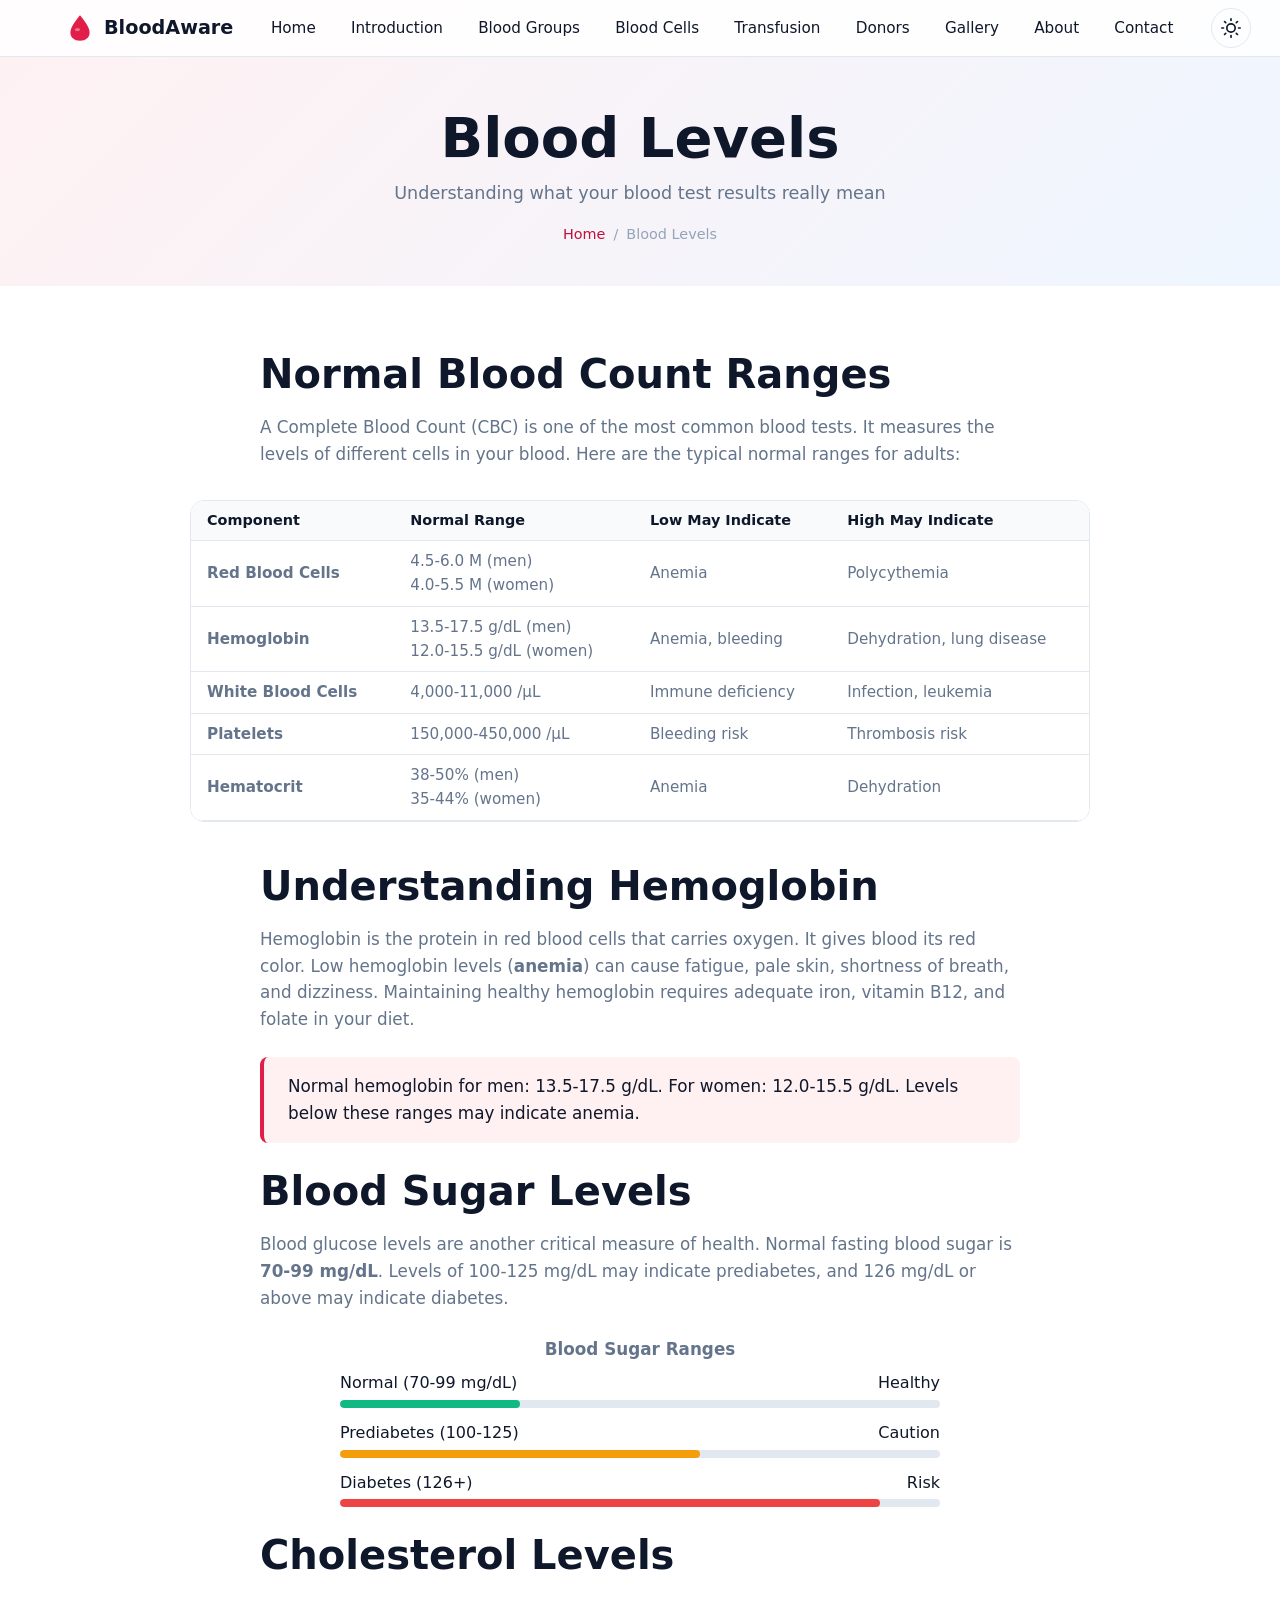
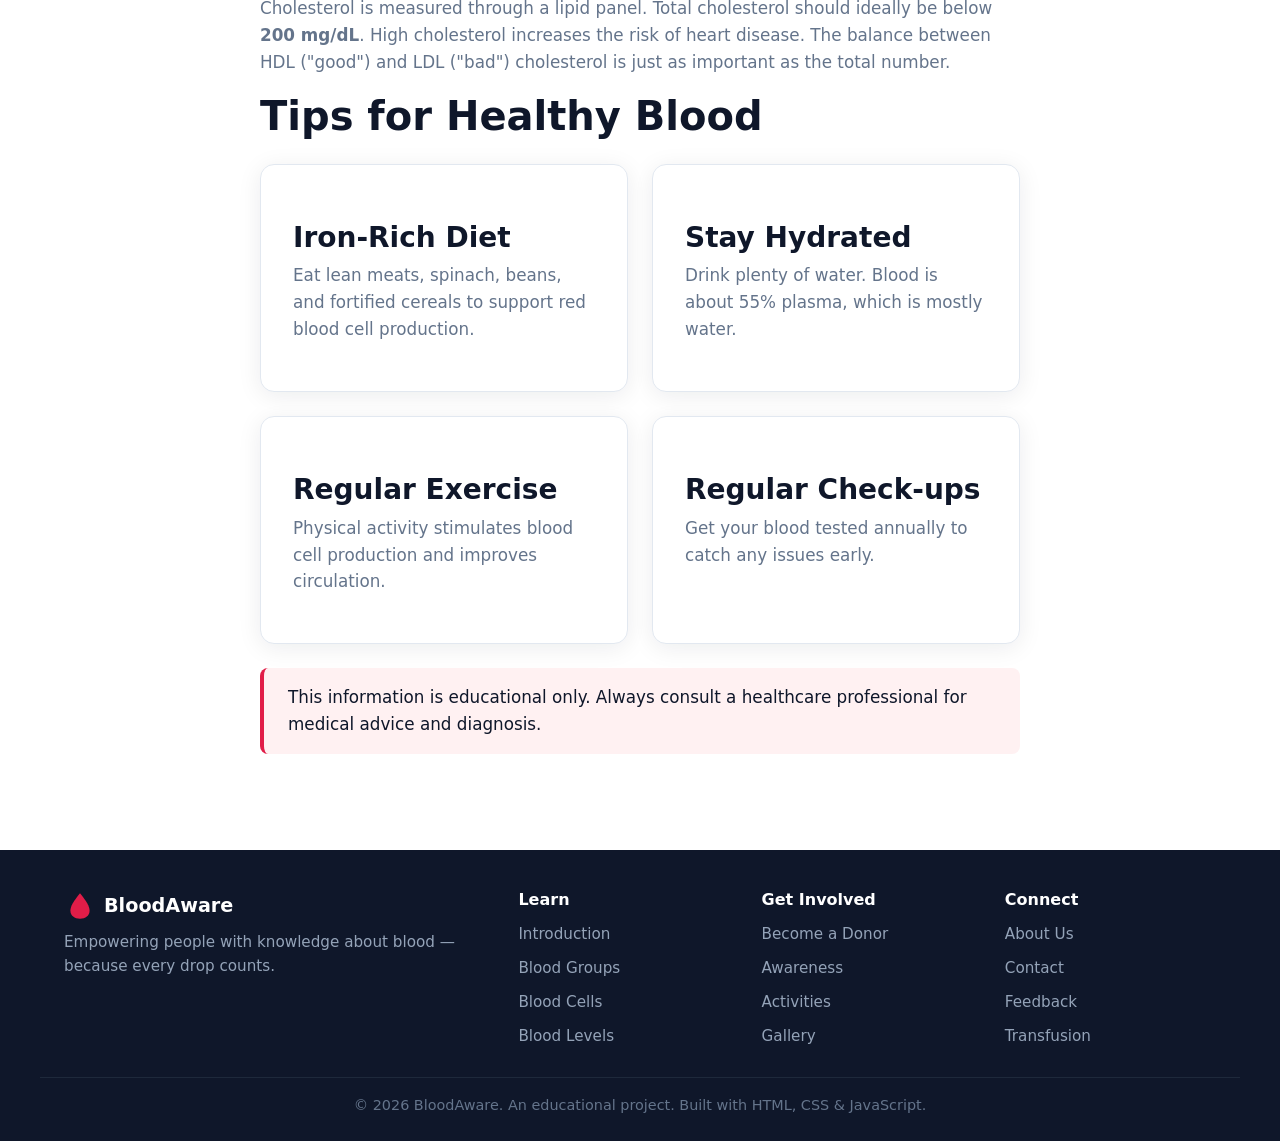
<file: pages/blood-levels.html>
<!DOCTYPE html>
<html lang="en">
<head>
  <meta charset="UTF-8" />
  <meta name="viewport" content="width=device-width, initial-scale=1.0" />
  <title>Blood Levels — BloodAware</title>
  <meta name="description" content="Understand what healthy blood levels look like and what your test results mean." />
  <link rel="icon" type="image/svg+xml" href="../images/favicon.svg" />
  <link rel="stylesheet" href="../css/style.css" />
  <link rel="stylesheet" href="../css/animations.css" />
  <link rel="stylesheet" href="../css/responsive.css" />
</head>
<body>

  <header class="navbar">
    <nav class="nav-container">
      <a href="../index.html" class="nav-logo">
        <svg class="drop" viewBox="0 0 100 100" xmlns="http://www.w3.org/2000/svg"><path d="M50 10 C30 35 20 50 20 65 C20 80 33 90 50 90 C67 90 80 80 80 65 C80 50 70 35 50 10Z" fill="#e11d48"/><ellipse cx="42" cy="55" rx="8" ry="5" fill="#fff" opacity="0.4"/></svg>
        <span>BloodAware</span>
      </a>
      <ul class="nav-menu">
        <li><a href="../index.html" class="nav-link">Home</a></li>
        <li><a href="introduction.html" class="nav-link">Introduction</a></li>
        <li><a href="blood-groups.html" class="nav-link">Blood Groups</a></li>
        <li><a href="blood-cells.html" class="nav-link">Blood Cells</a></li>
        <li><a href="transfusion.html" class="nav-link">Transfusion</a></li>
        <li><a href="donors.html" class="nav-link">Donors</a></li>
        <li><a href="gallery.html" class="nav-link">Gallery</a></li>
        <li><a href="about.html" class="nav-link">About</a></li>
        <li><a href="contact.html" class="nav-link">Contact</a></li>
      </ul>
      <div class="nav-actions">
        <button class="theme-toggle" aria-label="Toggle theme">
          <svg class="sun" xmlns="http://www.w3.org/2000/svg" viewBox="0 0 24 24" fill="none" stroke="currentColor" stroke-width="2" stroke-linecap="round" stroke-linejoin="round"><circle cx="12" cy="12" r="5"/><line x1="12" y1="1" x2="12" y2="3"/><line x1="12" y1="21" x2="12" y2="23"/><line x1="4.22" y1="4.22" x2="5.64" y2="5.64"/><line x1="18.36" y1="18.36" x2="19.78" y2="19.78"/><line x1="1" y1="12" x2="3" y2="12"/><line x1="21" y1="12" x2="23" y2="12"/><line x1="4.22" y1="19.78" x2="5.64" y2="18.36"/><line x1="18.36" y1="5.64" x2="19.78" y2="4.22"/></svg>
          <svg class="moon" xmlns="http://www.w3.org/2000/svg" viewBox="0 0 24 24" fill="none" stroke="currentColor" stroke-width="2" stroke-linecap="round" stroke-linejoin="round"><path d="M21 12.79A9 9 0 1 1 11.21 3 7 7 0 0 0 21 12.79z"/></svg>
        </button>
        <button class="hamburger" aria-label="Menu"><span></span><span></span><span></span></button>
      </div>
    </nav>
  </header>

  <section class="page-hero">
    <div class="container">
      <h1 class="animate-fade-in-up">Blood Levels</h1>
      <p class="animate-fade-in-up delay-1">Understanding what your blood test results really mean</p>
      <div class="breadcrumb"><a href="../index.html">Home</a> <span>/</span> <span>Blood Levels</span></div>
    </div>
  </section>

  <section class="section">
    <div class="container">
      <div class="content-block">
        <h2 class="reveal">Normal Blood Count Ranges</h2>
        <p class="reveal">A Complete Blood Count (CBC) is one of the most common blood tests. It measures the levels of different cells in your blood. Here are the typical normal ranges for adults:</p>
      </div>

      <div style="max-width: 900px; margin: 0 auto var(--space-5);">
        <div class="table-wrap reveal">
          <table>
            <thead>
              <tr><th>Component</th><th>Normal Range</th><th>Low May Indicate</th><th>High May Indicate</th></tr>
            </thead>
            <tbody>
              <tr><td><strong>Red Blood Cells</strong></td><td>4.5-6.0 M (men)<br>4.0-5.5 M (women)</td><td>Anemia</td><td>Polycythemia</td></tr>
              <tr><td><strong>Hemoglobin</strong></td><td>13.5-17.5 g/dL (men)<br>12.0-15.5 g/dL (women)</td><td>Anemia, bleeding</td><td>Dehydration, lung disease</td></tr>
              <tr><td><strong>White Blood Cells</strong></td><td>4,000-11,000 /μL</td><td>Immune deficiency</td><td>Infection, leukemia</td></tr>
              <tr><td><strong>Platelets</strong></td><td>150,000-450,000 /μL</td><td>Bleeding risk</td><td>Thrombosis risk</td></tr>
              <tr><td><strong>Hematocrit</strong></td><td>38-50% (men)<br>35-44% (women)</td><td>Anemia</td><td>Dehydration</td></tr>
            </tbody>
          </table>
        </div>
      </div>

      <div class="content-block">
        <h2 class="reveal">Understanding Hemoglobin</h2>
        <p class="reveal">Hemoglobin is the protein in red blood cells that carries oxygen. It gives blood its red color. Low hemoglobin levels (<strong>anemia</strong>) can cause fatigue, pale skin, shortness of breath, and dizziness. Maintaining healthy hemoglobin requires adequate iron, vitamin B12, and folate in your diet.</p>

        <div class="info-banner reveal">
          <p>Normal hemoglobin for men: 13.5-17.5 g/dL. For women: 12.0-15.5 g/dL. Levels below these ranges may indicate anemia.</p>
        </div>

        <h2 class="reveal">Blood Sugar Levels</h2>
        <p class="reveal">Blood glucose levels are another critical measure of health. Normal fasting blood sugar is <strong>70-99 mg/dL</strong>. Levels of 100-125 mg/dL may indicate prediabetes, and 126 mg/dL or above may indicate diabetes.</p>

        <div style="max-width: 600px; margin: var(--space-3) auto;">
          <p style="text-align: center; font-weight: 600; margin-bottom: 0.5rem;">Blood Sugar Ranges</p>
          <div style="display: grid; gap: 0.75rem;">
            <div>
              <div style="display: flex; justify-content: space-between; margin-bottom: 0.25rem;"><span>Normal (70-99 mg/dL)</span><span>Healthy</span></div>
              <div class="progress-bar"><div class="fill" style="--progress: 30%; width: 30%; background: #10b981;"></div></div>
            </div>
            <div>
              <div style="display: flex; justify-content: space-between; margin-bottom: 0.25rem;"><span>Prediabetes (100-125)</span><span>Caution</span></div>
              <div class="progress-bar"><div class="fill" style="--progress: 60%; width: 60%; background: #f59e0b;"></div></div>
            </div>
            <div>
              <div style="display: flex; justify-content: space-between; margin-bottom: 0.25rem;"><span>Diabetes (126+)</span><span>Risk</span></div>
              <div class="progress-bar"><div class="fill" style="--progress: 90%; width: 90%; background: #ef4444;"></div></div>
            </div>
          </div>
        </div>

        <h2 class="reveal">Cholesterol Levels</h2>
        <p class="reveal">Cholesterol is measured through a lipid panel. Total cholesterol should ideally be below <strong>200 mg/dL</strong>. High cholesterol increases the risk of heart disease. The balance between HDL ("good") and LDL ("bad") cholesterol is just as important as the total number.</p>

        <h2 class="reveal">Tips for Healthy Blood</h2>
        <div class="card-grid reveal" style="margin: var(--space-3) 0;">
          <div class="card"><h3>Iron-Rich Diet</h3><p>Eat lean meats, spinach, beans, and fortified cereals to support red blood cell production.</p></div>
          <div class="card"><h3>Stay Hydrated</h3><p>Drink plenty of water. Blood is about 55% plasma, which is mostly water.</p></div>
          <div class="card"><h3>Regular Exercise</h3><p>Physical activity stimulates blood cell production and improves circulation.</p></div>
          <div class="card"><h3>Regular Check-ups</h3><p>Get your blood tested annually to catch any issues early.</p></div>
        </div>

        <div class="info-banner reveal">
          <p>This information is educational only. Always consult a healthcare professional for medical advice and diagnosis.</p>
        </div>
      </div>
    </div>
  </section>

  <footer class="footer">
    <div class="footer-grid">
      <div class="footer-brand">
        <a href="../index.html" class="nav-logo"><svg class="drop" viewBox="0 0 100 100" xmlns="http://www.w3.org/2000/svg"><path d="M50 10 C30 35 20 50 20 65 C20 80 33 90 50 90 C67 90 80 80 80 65 C80 50 70 35 50 10Z" fill="#e11d48"/></svg><span>BloodAware</span></a>
        <p>Empowering people with knowledge about blood — because every drop counts.</p>
      </div>
      <div class="footer-col"><h4>Learn</h4><a href="introduction.html">Introduction</a><a href="blood-groups.html">Blood Groups</a><a href="blood-cells.html">Blood Cells</a><a href="blood-levels.html">Blood Levels</a></div>
      <div class="footer-col"><h4>Get Involved</h4><a href="donors.html">Become a Donor</a><a href="awareness.html">Awareness</a><a href="activities.html">Activities</a><a href="gallery.html">Gallery</a></div>
      <div class="footer-col"><h4>Connect</h4><a href="about.html">About Us</a><a href="contact.html">Contact</a><a href="feedback.html">Feedback</a><a href="transfusion.html">Transfusion</a></div>
    </div>
    <div class="footer-bottom"><p>&copy; <span id="year">2026</span> BloodAware. An educational project. Built with HTML, CSS &amp; JavaScript.</p></div>
  </footer>

  <script src="../js/main.js"></script>
</body>
</html>
</file>
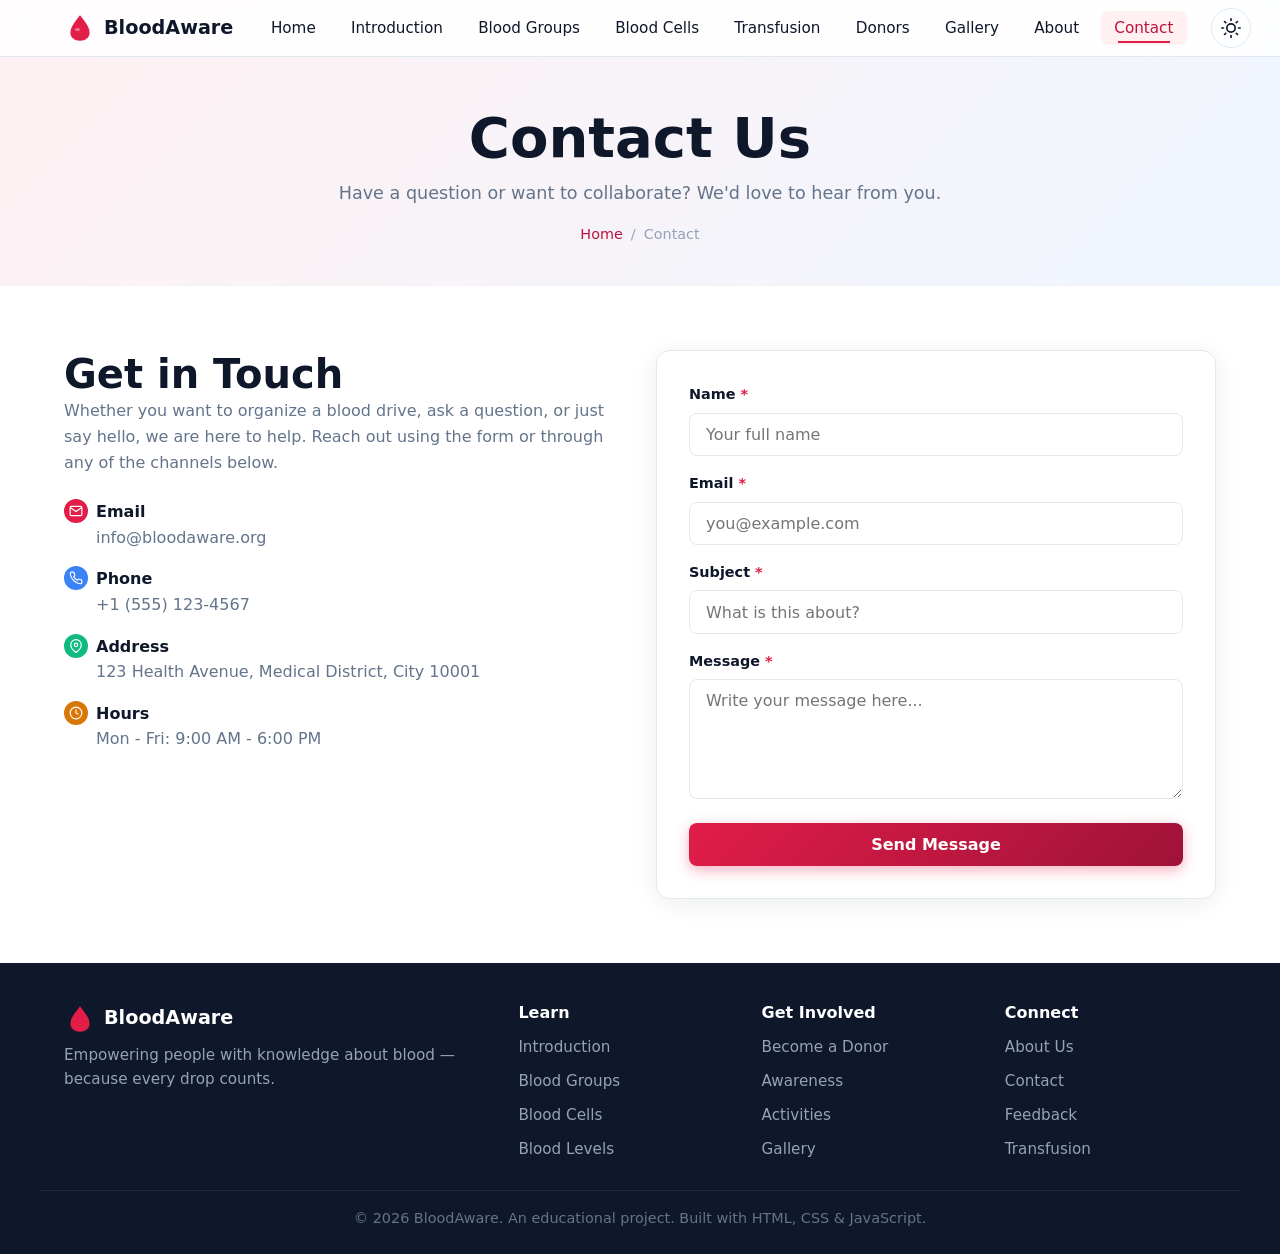
<file: pages/contact.html>
<!DOCTYPE html>
<html lang="en">
<head>
  <meta charset="UTF-8" />
  <meta name="viewport" content="width=device-width, initial-scale=1.0" />
  <title>Contact — BloodAware</title>
  <meta name="description" content="Get in touch with the BloodAware team." />
  <link rel="icon" type="image/svg+xml" href="../images/favicon.svg" />
  <link rel="stylesheet" href="../css/style.css" />
  <link rel="stylesheet" href="../css/animations.css" />
  <link rel="stylesheet" href="../css/responsive.css" />
</head>
<body>

  <header class="navbar">
    <nav class="nav-container">
      <a href="../index.html" class="nav-logo">
        <svg class="drop" viewBox="0 0 100 100" xmlns="http://www.w3.org/2000/svg"><path d="M50 10 C30 35 20 50 20 65 C20 80 33 90 50 90 C67 90 80 80 80 65 C80 50 70 35 50 10Z" fill="#e11d48"/><ellipse cx="42" cy="55" rx="8" ry="5" fill="#fff" opacity="0.4"/></svg>
        <span>BloodAware</span>
      </a>
      <ul class="nav-menu">
        <li><a href="../index.html" class="nav-link">Home</a></li>
        <li><a href="introduction.html" class="nav-link">Introduction</a></li>
        <li><a href="blood-groups.html" class="nav-link">Blood Groups</a></li>
        <li><a href="blood-cells.html" class="nav-link">Blood Cells</a></li>
        <li><a href="transfusion.html" class="nav-link">Transfusion</a></li>
        <li><a href="donors.html" class="nav-link">Donors</a></li>
        <li><a href="gallery.html" class="nav-link">Gallery</a></li>
        <li><a href="about.html" class="nav-link">About</a></li>
        <li><a href="contact.html" class="nav-link">Contact</a></li>
      </ul>
      <div class="nav-actions">
        <button class="theme-toggle" aria-label="Toggle theme">
          <svg class="sun" xmlns="http://www.w3.org/2000/svg" viewBox="0 0 24 24" fill="none" stroke="currentColor" stroke-width="2" stroke-linecap="round" stroke-linejoin="round"><circle cx="12" cy="12" r="5"/><line x1="12" y1="1" x2="12" y2="3"/><line x1="12" y1="21" x2="12" y2="23"/><line x1="4.22" y1="4.22" x2="5.64" y2="5.64"/><line x1="18.36" y1="18.36" x2="19.78" y2="19.78"/><line x1="1" y1="12" x2="3" y2="12"/><line x1="21" y1="12" x2="23" y2="12"/><line x1="4.22" y1="19.78" x2="5.64" y2="18.36"/><line x1="18.36" y1="5.64" x2="19.78" y2="4.22"/></svg>
          <svg class="moon" xmlns="http://www.w3.org/2000/svg" viewBox="0 0 24 24" fill="none" stroke="currentColor" stroke-width="2" stroke-linecap="round" stroke-linejoin="round"><path d="M21 12.79A9 9 0 1 1 11.21 3 7 7 0 0 0 21 12.79z"/></svg>
        </button>
        <button class="hamburger" aria-label="Menu"><span></span><span></span><span></span></button>
      </div>
    </nav>
  </header>

  <section class="page-hero">
    <div class="container">
      <h1 class="animate-fade-in-up">Contact Us</h1>
      <p class="animate-fade-in-up delay-1">Have a question or want to collaborate? We'd love to hear from you.</p>
      <div class="breadcrumb"><a href="../index.html">Home</a> <span>/</span> <span>Contact</span></div>
    </div>
  </section>

  <section class="section">
    <div class="container">
      <div class="two-col" style="align-items: start;">
        <!-- Contact Info -->
        <div class="reveal-left">
          <h2>Get in Touch</h2>
          <p style="margin-bottom: var(--space-3);">Whether you want to organize a blood drive, ask a question, or just say hello, we are here to help. Reach out using the form or through any of the channels below.</p>

          <div class="feature-list">
            <div class="feature-item">
              <span class="check" style="background: var(--primary-500);">
                <svg width="14" height="14" viewBox="0 0 24 24" fill="none" stroke="#fff" stroke-width="2"><path d="M4 4h16c1.1 0 2 .9 2 2v12c0 1.1-.9 2-2 2H4c-1.1 0-2-.9-2-2V6c0-1.1.9-2 2-2z"/><polyline points="22,6 12,13 2,6"/></svg>
              </span>
              <div><strong>Email</strong><br><p>info@bloodaware.org</p></div>
            </div>
            <div class="feature-item">
              <span class="check" style="background: var(--secondary-500);">
                <svg width="14" height="14" viewBox="0 0 24 24" fill="none" stroke="#fff" stroke-width="2"><path d="M22 16.92v3a2 2 0 0 1-2.18 2 19.79 19.79 0 0 1-8.63-3.07 19.5 19.5 0 0 1-6-6 19.79 19.79 0 0 1-3.07-8.67A2 2 0 0 1 4.11 2h3a2 2 0 0 1 2 1.72c.127.96.361 1.903.7 2.81a2 2 0 0 1-.45 2.11L8.09 9.91a16 16 0 0 0 6 6l1.27-1.27a2 2 0 0 1 2.11-.45c.907.339 1.85.573 2.81.7A2 2 0 0 1 22 16.92z"/></svg>
              </span>
              <div><strong>Phone</strong><br><p>+1 (555) 123-4567</p></div>
            </div>
            <div class="feature-item">
              <span class="check" style="background: var(--success-500);">
                <svg width="14" height="14" viewBox="0 0 24 24" fill="none" stroke="#fff" stroke-width="2"><path d="M21 10c0 7-9 13-9 13s-9-6-9-13a9 9 0 0 1 18 0z"/><circle cx="12" cy="10" r="3"/></svg>
              </span>
              <div><strong>Address</strong><br><p>123 Health Avenue, Medical District, City 10001</p></div>
            </div>
            <div class="feature-item">
              <span class="check" style="background: var(--accent-500);">
                <svg width="14" height="14" viewBox="0 0 24 24" fill="none" stroke="#fff" stroke-width="2"><circle cx="12" cy="12" r="10"/><polyline points="12 6 12 12 16 14"/></svg>
              </span>
              <div><strong>Hours</strong><br><p>Mon - Fri: 9:00 AM - 6:00 PM</p></div>
            </div>
          </div>
        </div>

        <!-- Contact Form -->
        <div class="reveal-right">
          <form id="contactForm" class="form-card" novalidate>
            <div class="form-success"></div>

            <div class="form-field">
              <label for="cName">Name <span class="req">*</span></label>
              <input type="text" id="cName" name="name" placeholder="Your full name" />
              <div class="error-msg"></div>
            </div>

            <div class="form-field">
              <label for="cEmail">Email <span class="req">*</span></label>
              <input type="email" id="cEmail" name="email" placeholder="you@example.com" />
              <div class="error-msg"></div>
            </div>

            <div class="form-field">
              <label for="cSubject">Subject <span class="req">*</span></label>
              <input type="text" id="cSubject" name="subject" placeholder="What is this about?" />
              <div class="error-msg"></div>
            </div>

            <div class="form-field">
              <label for="cMessage">Message <span class="req">*</span></label>
              <textarea id="cMessage" name="message" placeholder="Write your message here..."></textarea>
              <div class="error-msg"></div>
            </div>

            <button type="submit" class="btn btn-primary" style="width: 100%;">Send Message</button>
          </form>
        </div>
      </div>
    </div>
  </section>

  <footer class="footer">
    <div class="footer-grid">
      <div class="footer-brand">
        <a href="../index.html" class="nav-logo"><svg class="drop" viewBox="0 0 100 100" xmlns="http://www.w3.org/2000/svg"><path d="M50 10 C30 35 20 50 20 65 C20 80 33 90 50 90 C67 90 80 80 80 65 C80 50 70 35 50 10Z" fill="#e11d48"/></svg><span>BloodAware</span></a>
        <p>Empowering people with knowledge about blood — because every drop counts.</p>
      </div>
      <div class="footer-col"><h4>Learn</h4><a href="introduction.html">Introduction</a><a href="blood-groups.html">Blood Groups</a><a href="blood-cells.html">Blood Cells</a><a href="blood-levels.html">Blood Levels</a></div>
      <div class="footer-col"><h4>Get Involved</h4><a href="donors.html">Become a Donor</a><a href="awareness.html">Awareness</a><a href="activities.html">Activities</a><a href="gallery.html">Gallery</a></div>
      <div class="footer-col"><h4>Connect</h4><a href="about.html">About Us</a><a href="contact.html">Contact</a><a href="feedback.html">Feedback</a><a href="transfusion.html">Transfusion</a></div>
    </div>
    <div class="footer-bottom"><p>&copy; <span id="year">2026</span> BloodAware. An educational project. Built with HTML, CSS &amp; JavaScript.</p></div>
  </footer>

  <script src="../js/main.js"></script>
  <script src="../js/forms.js"></script>
</body>
</html>
</file>
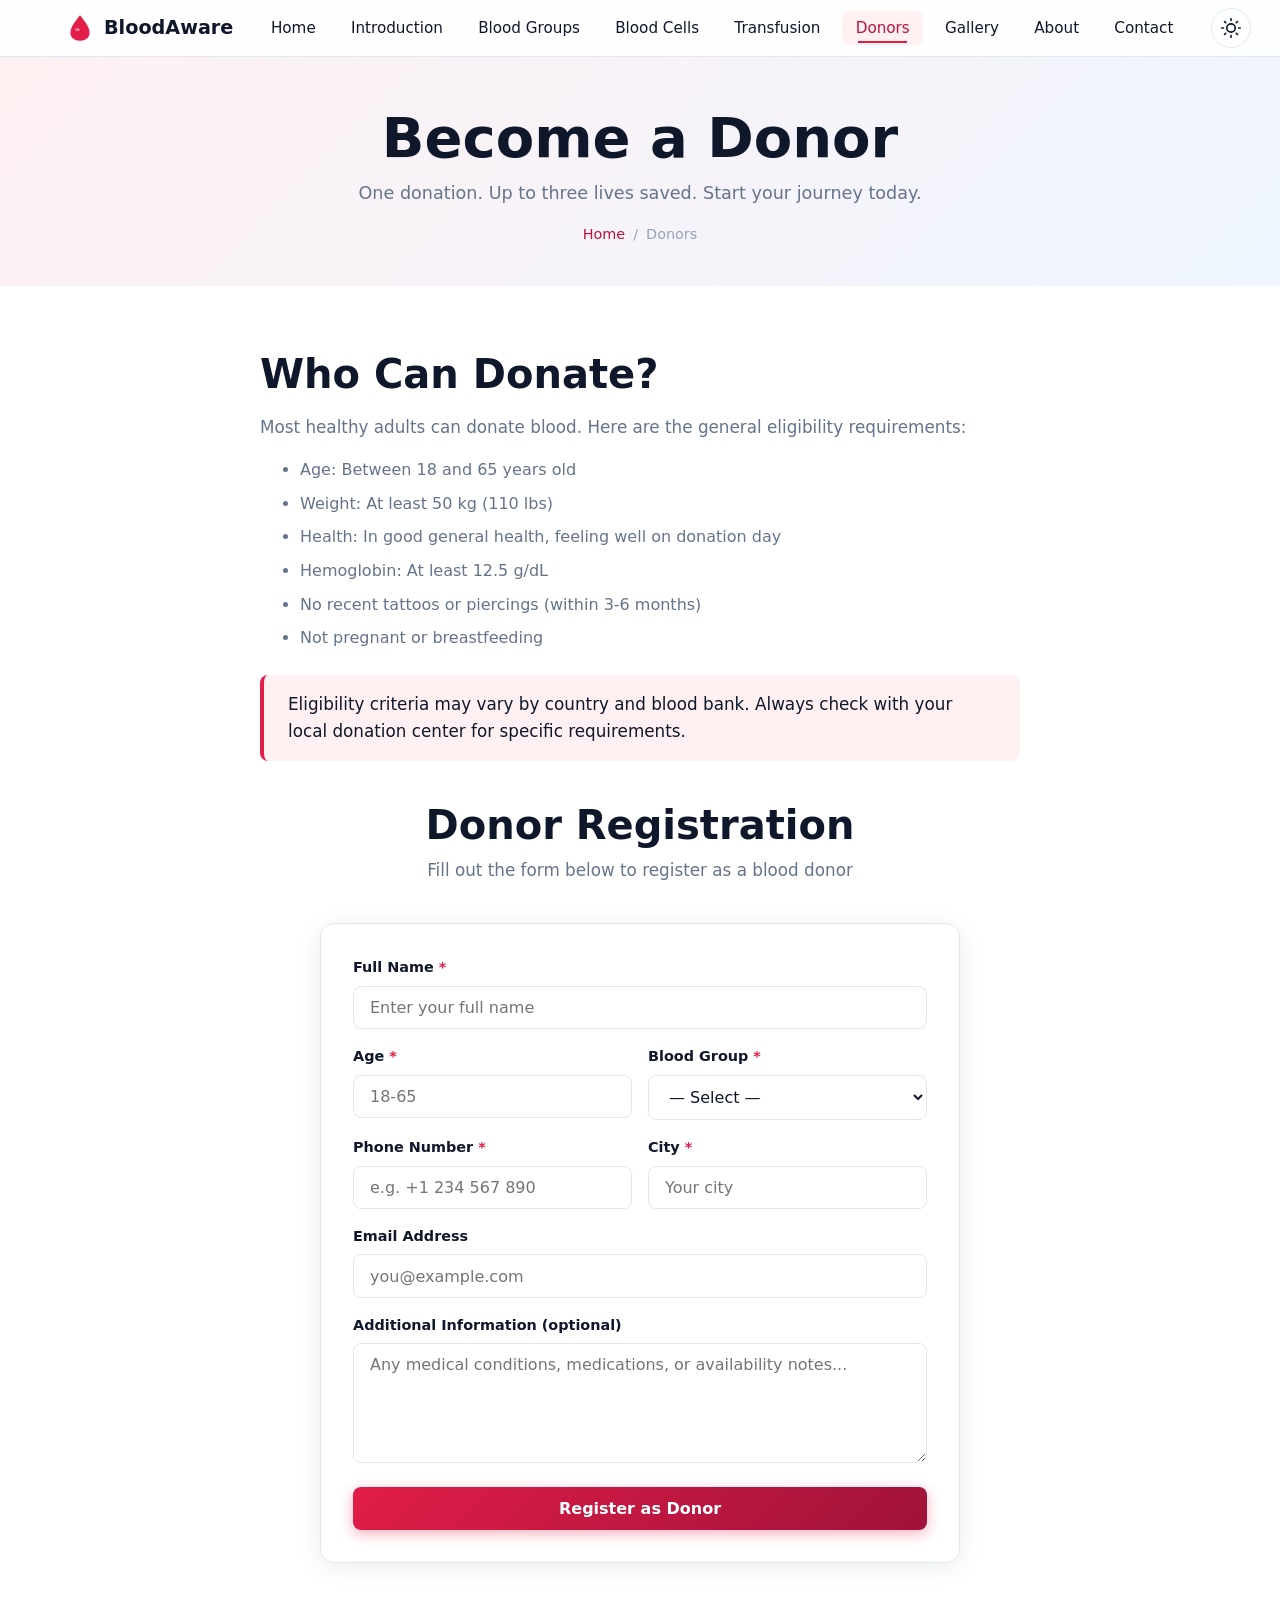
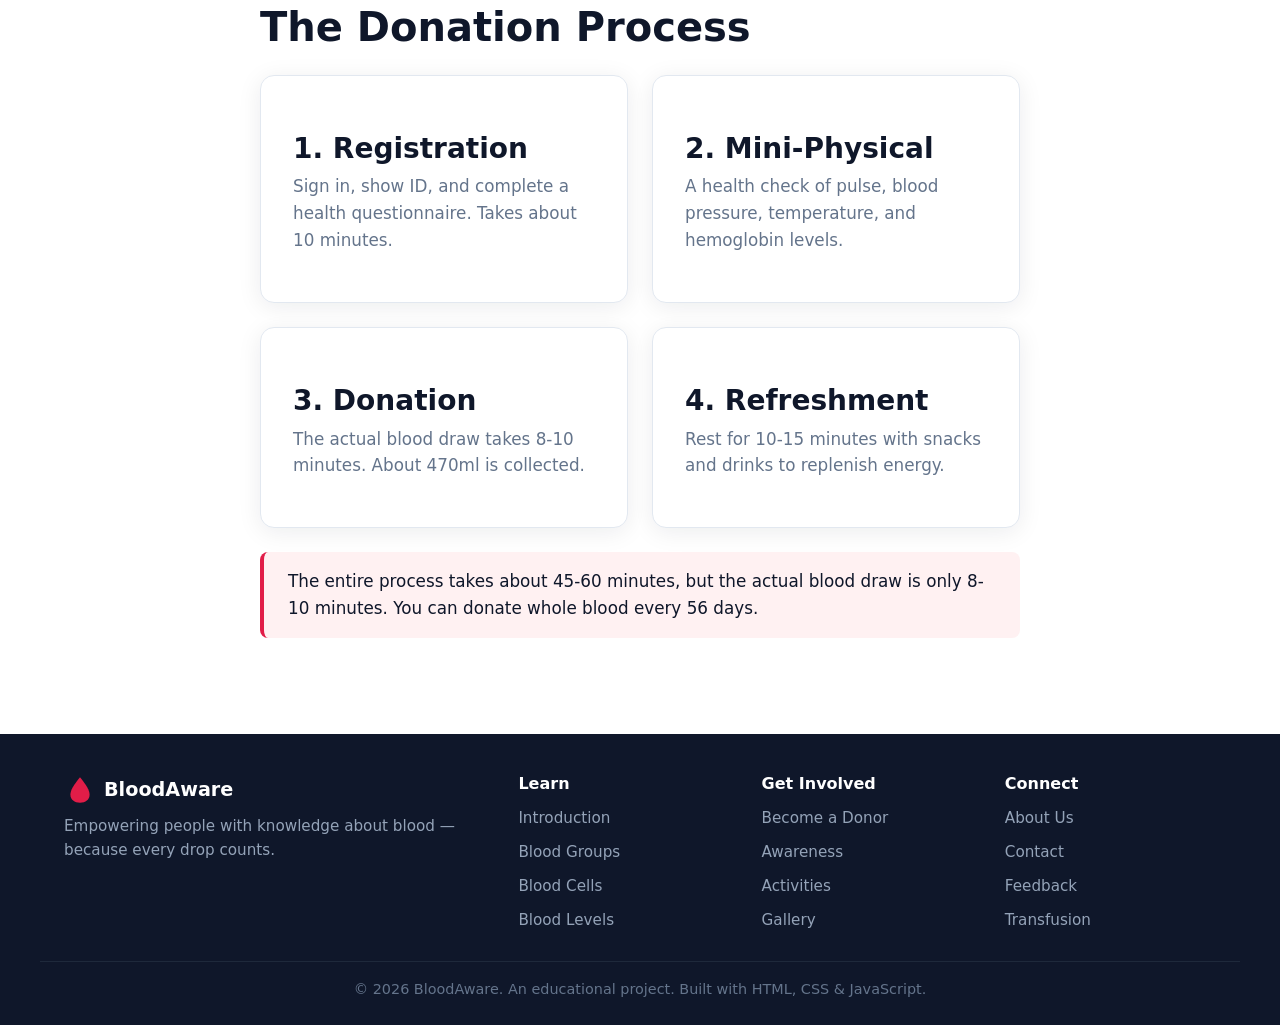
<file: pages/donors.html>
<!DOCTYPE html>
<html lang="en">
<head>
  <meta charset="UTF-8" />
  <meta name="viewport" content="width=device-width, initial-scale=1.0" />
  <title>Become a Donor — BloodAware</title>
  <meta name="description" content="Register as a blood donor and help save lives in your community." />
  <link rel="icon" type="image/svg+xml" href="../images/favicon.svg" />
  <link rel="stylesheet" href="../css/style.css" />
  <link rel="stylesheet" href="../css/animations.css" />
  <link rel="stylesheet" href="../css/responsive.css" />
</head>
<body>

  <header class="navbar">
    <nav class="nav-container">
      <a href="../index.html" class="nav-logo">
        <svg class="drop" viewBox="0 0 100 100" xmlns="http://www.w3.org/2000/svg"><path d="M50 10 C30 35 20 50 20 65 C20 80 33 90 50 90 C67 90 80 80 80 65 C80 50 70 35 50 10Z" fill="#e11d48"/><ellipse cx="42" cy="55" rx="8" ry="5" fill="#fff" opacity="0.4"/></svg>
        <span>BloodAware</span>
      </a>
      <ul class="nav-menu">
        <li><a href="../index.html" class="nav-link">Home</a></li>
        <li><a href="introduction.html" class="nav-link">Introduction</a></li>
        <li><a href="blood-groups.html" class="nav-link">Blood Groups</a></li>
        <li><a href="blood-cells.html" class="nav-link">Blood Cells</a></li>
        <li><a href="transfusion.html" class="nav-link">Transfusion</a></li>
        <li><a href="donors.html" class="nav-link">Donors</a></li>
        <li><a href="gallery.html" class="nav-link">Gallery</a></li>
        <li><a href="about.html" class="nav-link">About</a></li>
        <li><a href="contact.html" class="nav-link">Contact</a></li>
      </ul>
      <div class="nav-actions">
        <button class="theme-toggle" aria-label="Toggle theme">
          <svg class="sun" xmlns="http://www.w3.org/2000/svg" viewBox="0 0 24 24" fill="none" stroke="currentColor" stroke-width="2" stroke-linecap="round" stroke-linejoin="round"><circle cx="12" cy="12" r="5"/><line x1="12" y1="1" x2="12" y2="3"/><line x1="12" y1="21" x2="12" y2="23"/><line x1="4.22" y1="4.22" x2="5.64" y2="5.64"/><line x1="18.36" y1="18.36" x2="19.78" y2="19.78"/><line x1="1" y1="12" x2="3" y2="12"/><line x1="21" y1="12" x2="23" y2="12"/><line x1="4.22" y1="19.78" x2="5.64" y2="18.36"/><line x1="18.36" y1="5.64" x2="19.78" y2="4.22"/></svg>
          <svg class="moon" xmlns="http://www.w3.org/2000/svg" viewBox="0 0 24 24" fill="none" stroke="currentColor" stroke-width="2" stroke-linecap="round" stroke-linejoin="round"><path d="M21 12.79A9 9 0 1 1 11.21 3 7 7 0 0 0 21 12.79z"/></svg>
        </button>
        <button class="hamburger" aria-label="Menu"><span></span><span></span><span></span></button>
      </div>
    </nav>
  </header>

  <section class="page-hero">
    <div class="container">
      <h1 class="animate-fade-in-up">Become a Donor</h1>
      <p class="animate-fade-in-up delay-1">One donation. Up to three lives saved. Start your journey today.</p>
      <div class="breadcrumb"><a href="../index.html">Home</a> <span>/</span> <span>Donors</span></div>
    </div>
  </section>

  <section class="section">
    <div class="container">
      <div class="content-block">
        <h2 class="reveal">Who Can Donate?</h2>
        <p class="reveal">Most healthy adults can donate blood. Here are the general eligibility requirements:</p>
        <ul class="reveal">
          <li>Age: Between 18 and 65 years old</li>
          <li>Weight: At least 50 kg (110 lbs)</li>
          <li>Health: In good general health, feeling well on donation day</li>
          <li>Hemoglobin: At least 12.5 g/dL</li>
          <li>No recent tattoos or piercings (within 3-6 months)</li>
          <li>Not pregnant or breastfeeding</li>
        </ul>

        <div class="info-banner reveal">
          <p>Eligibility criteria may vary by country and blood bank. Always check with your local donation center for specific requirements.</p>
        </div>
      </div>

      <!-- Donor Registration Form -->
      <div style="max-width: 640px; margin: var(--space-5) auto;">
        <h2 class="section-title reveal">Donor Registration</h2>
        <p class="section-subtitle reveal">Fill out the form below to register as a blood donor</p>

        <form id="donorForm" class="form-card reveal" novalidate>
          <div class="form-success"></div>

          <div class="form-field">
            <label for="dName">Full Name <span class="req">*</span></label>
            <input type="text" id="dName" name="name" placeholder="Enter your full name" />
            <div class="error-msg"></div>
          </div>

          <div class="form-row">
            <div class="form-field">
              <label for="dAge">Age <span class="req">*</span></label>
              <input type="number" id="dAge" name="age" placeholder="18-65" min="18" max="65" />
              <div class="error-msg"></div>
            </div>
            <div class="form-field">
              <label for="dBloodGroup">Blood Group <span class="req">*</span></label>
              <select id="dBloodGroup" name="bloodGroup">
                <option value="">— Select —</option>
                <option value="A+">A+</option>
                <option value="A-">A-</option>
                <option value="B+">B+</option>
                <option value="B-">B-</option>
                <option value="AB+">AB+</option>
                <option value="AB-">AB-</option>
                <option value="O+">O+</option>
                <option value="O-">O-</option>
                <option value="unknown">I don't know</option>
              </select>
              <div class="error-msg"></div>
            </div>
          </div>

          <div class="form-row">
            <div class="form-field">
              <label for="dPhone">Phone Number <span class="req">*</span></label>
              <input type="tel" id="dPhone" name="phone" placeholder="e.g. +1 234 567 890" />
              <div class="error-msg"></div>
            </div>
            <div class="form-field">
              <label for="dCity">City <span class="req">*</span></label>
              <input type="text" id="dCity" name="city" placeholder="Your city" />
              <div class="error-msg"></div>
            </div>
          </div>

          <div class="form-field">
            <label for="dEmail">Email Address</label>
            <input type="email" id="dEmail" name="email" placeholder="you@example.com" />
            <div class="error-msg"></div>
          </div>

          <div class="form-field">
            <label for="dMessage">Additional Information (optional)</label>
            <textarea id="dMessage" name="message" placeholder="Any medical conditions, medications, or availability notes..."></textarea>
            <div class="error-msg"></div>
          </div>

          <button type="submit" class="btn btn-primary" style="width: 100%;">Register as Donor</button>
        </form>
      </div>

      <!-- Donation Process -->
      <div class="content-block" style="margin-top: var(--space-5);">
        <h2 class="reveal">The Donation Process</h2>
        <div class="card-grid reveal" style="margin: var(--space-3) 0;">
          <div class="card"><h3>1. Registration</h3><p>Sign in, show ID, and complete a health questionnaire. Takes about 10 minutes.</p></div>
          <div class="card"><h3>2. Mini-Physical</h3><p>A health check of pulse, blood pressure, temperature, and hemoglobin levels.</p></div>
          <div class="card"><h3>3. Donation</h3><p>The actual blood draw takes 8-10 minutes. About 470ml is collected.</p></div>
          <div class="card"><h3>4. Refreshment</h3><p>Rest for 10-15 minutes with snacks and drinks to replenish energy.</p></div>
        </div>

        <div class="info-banner reveal">
          <p>The entire process takes about 45-60 minutes, but the actual blood draw is only 8-10 minutes. You can donate whole blood every 56 days.</p>
        </div>
      </div>
    </div>
  </section>

  <footer class="footer">
    <div class="footer-grid">
      <div class="footer-brand">
        <a href="../index.html" class="nav-logo"><svg class="drop" viewBox="0 0 100 100" xmlns="http://www.w3.org/2000/svg"><path d="M50 10 C30 35 20 50 20 65 C20 80 33 90 50 90 C67 90 80 80 80 65 C80 50 70 35 50 10Z" fill="#e11d48"/></svg><span>BloodAware</span></a>
        <p>Empowering people with knowledge about blood — because every drop counts.</p>
      </div>
      <div class="footer-col"><h4>Learn</h4><a href="introduction.html">Introduction</a><a href="blood-groups.html">Blood Groups</a><a href="blood-cells.html">Blood Cells</a><a href="blood-levels.html">Blood Levels</a></div>
      <div class="footer-col"><h4>Get Involved</h4><a href="donors.html">Become a Donor</a><a href="awareness.html">Awareness</a><a href="activities.html">Activities</a><a href="gallery.html">Gallery</a></div>
      <div class="footer-col"><h4>Connect</h4><a href="about.html">About Us</a><a href="contact.html">Contact</a><a href="feedback.html">Feedback</a><a href="transfusion.html">Transfusion</a></div>
    </div>
    <div class="footer-bottom"><p>&copy; <span id="year">2026</span> BloodAware. An educational project. Built with HTML, CSS &amp; JavaScript.</p></div>
  </footer>

  <script src="../js/main.js"></script>
  <script src="../js/forms.js"></script>
</body>
</html>
</file>
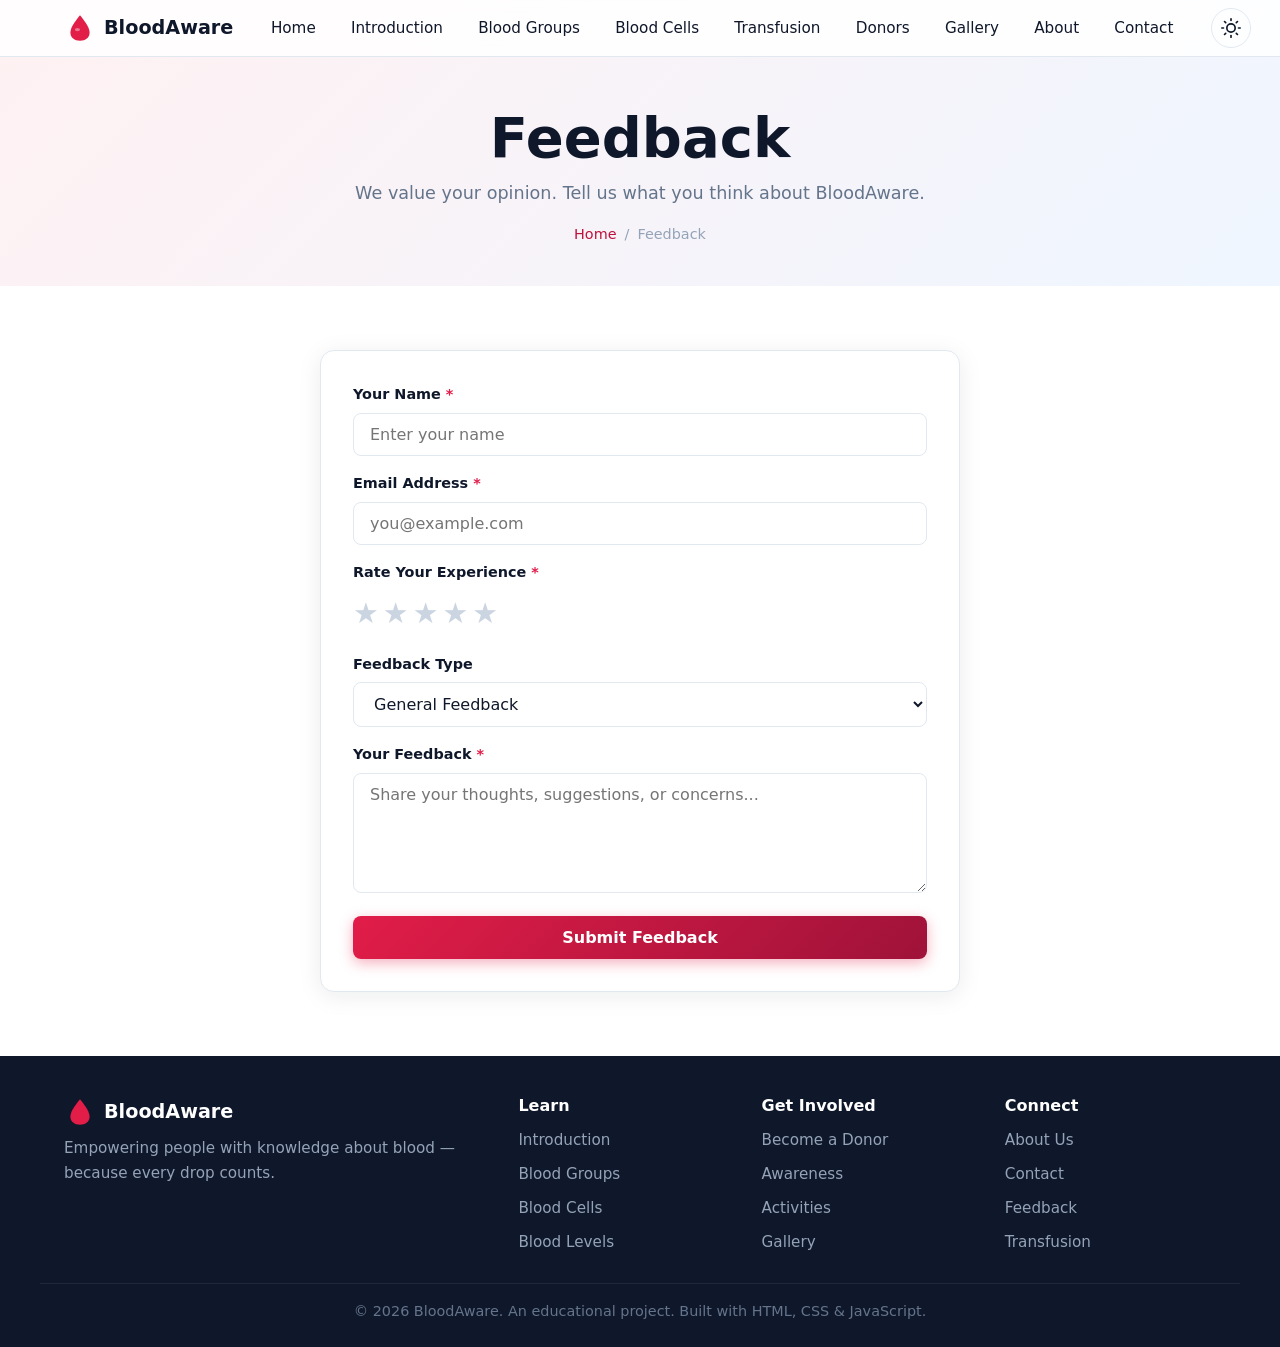
<file: pages/feedback.html>
<!DOCTYPE html>
<html lang="en">
<head>
  <meta charset="UTF-8" />
  <meta name="viewport" content="width=device-width, initial-scale=1.0" />
  <title>Feedback — BloodAware</title>
  <meta name="description" content="Share your feedback about the BloodAware project." />
  <link rel="icon" type="image/svg+xml" href="../images/favicon.svg" />
  <link rel="stylesheet" href="../css/style.css" />
  <link rel="stylesheet" href="../css/animations.css" />
  <link rel="stylesheet" href="../css/responsive.css" />
</head>
<body>

  <header class="navbar">
    <nav class="nav-container">
      <a href="../index.html" class="nav-logo">
        <svg class="drop" viewBox="0 0 100 100" xmlns="http://www.w3.org/2000/svg"><path d="M50 10 C30 35 20 50 20 65 C20 80 33 90 50 90 C67 90 80 80 80 65 C80 50 70 35 50 10Z" fill="#e11d48"/><ellipse cx="42" cy="55" rx="8" ry="5" fill="#fff" opacity="0.4"/></svg>
        <span>BloodAware</span>
      </a>
      <ul class="nav-menu">
        <li><a href="../index.html" class="nav-link">Home</a></li>
        <li><a href="introduction.html" class="nav-link">Introduction</a></li>
        <li><a href="blood-groups.html" class="nav-link">Blood Groups</a></li>
        <li><a href="blood-cells.html" class="nav-link">Blood Cells</a></li>
        <li><a href="transfusion.html" class="nav-link">Transfusion</a></li>
        <li><a href="donors.html" class="nav-link">Donors</a></li>
        <li><a href="gallery.html" class="nav-link">Gallery</a></li>
        <li><a href="about.html" class="nav-link">About</a></li>
        <li><a href="contact.html" class="nav-link">Contact</a></li>
      </ul>
      <div class="nav-actions">
        <button class="theme-toggle" aria-label="Toggle theme">
          <svg class="sun" xmlns="http://www.w3.org/2000/svg" viewBox="0 0 24 24" fill="none" stroke="currentColor" stroke-width="2" stroke-linecap="round" stroke-linejoin="round"><circle cx="12" cy="12" r="5"/><line x1="12" y1="1" x2="12" y2="3"/><line x1="12" y1="21" x2="12" y2="23"/><line x1="4.22" y1="4.22" x2="5.64" y2="5.64"/><line x1="18.36" y1="18.36" x2="19.78" y2="19.78"/><line x1="1" y1="12" x2="3" y2="12"/><line x1="21" y1="12" x2="23" y2="12"/><line x1="4.22" y1="19.78" x2="5.64" y2="18.36"/><line x1="18.36" y1="5.64" x2="19.78" y2="4.22"/></svg>
          <svg class="moon" xmlns="http://www.w3.org/2000/svg" viewBox="0 0 24 24" fill="none" stroke="currentColor" stroke-width="2" stroke-linecap="round" stroke-linejoin="round"><path d="M21 12.79A9 9 0 1 1 11.21 3 7 7 0 0 0 21 12.79z"/></svg>
        </button>
        <button class="hamburger" aria-label="Menu"><span></span><span></span><span></span></button>
      </div>
    </nav>
  </header>

  <section class="page-hero">
    <div class="container">
      <h1 class="animate-fade-in-up">Feedback</h1>
      <p class="animate-fade-in-up delay-1">We value your opinion. Tell us what you think about BloodAware.</p>
      <div class="breadcrumb"><a href="../index.html">Home</a> <span>/</span> <span>Feedback</span></div>
    </div>
  </section>

  <section class="section">
    <div class="container">
      <div style="max-width: 640px; margin: 0 auto;">
        <form id="feedbackForm" class="form-card reveal" novalidate>
          <div class="form-success"></div>

          <div class="form-field">
            <label for="name">Your Name <span class="req">*</span></label>
            <input type="text" id="name" name="name" placeholder="Enter your name" />
            <div class="error-msg"></div>
          </div>

          <div class="form-field">
            <label for="email">Email Address <span class="req">*</span></label>
            <input type="email" id="email" name="email" placeholder="you@example.com" />
            <div class="error-msg"></div>
          </div>

          <div class="form-field rating">
            <label>Rate Your Experience <span class="req">*</span></label>
            <div class="rating-stars">
              <span data-val="1">&#9733;</span>
              <span data-val="2">&#9733;</span>
              <span data-val="3">&#9733;</span>
              <span data-val="4">&#9733;</span>
              <span data-val="5">&#9733;</span>
            </div>
            <div class="error-msg"></div>
          </div>

          <div class="form-field">
            <label for="feedbackType">Feedback Type</label>
            <select id="feedbackType" name="type">
              <option value="general">General Feedback</option>
              <option value="content">Content Suggestion</option>
              <option value="design">Design Feedback</option>
              <option value="bug">Report an Issue</option>
              <option value="praise">Appreciation</option>
            </select>
          </div>

          <div class="form-field">
            <label for="message">Your Feedback <span class="req">*</span></label>
            <textarea id="message" name="message" placeholder="Share your thoughts, suggestions, or concerns..."></textarea>
            <div class="error-msg"></div>
          </div>

          <button type="submit" class="btn btn-primary" style="width: 100%;">Submit Feedback</button>
        </form>
      </div>
    </div>
  </section>

  <footer class="footer">
    <div class="footer-grid">
      <div class="footer-brand">
        <a href="../index.html" class="nav-logo"><svg class="drop" viewBox="0 0 100 100" xmlns="http://www.w3.org/2000/svg"><path d="M50 10 C30 35 20 50 20 65 C20 80 33 90 50 90 C67 90 80 80 80 65 C80 50 70 35 50 10Z" fill="#e11d48"/></svg><span>BloodAware</span></a>
        <p>Empowering people with knowledge about blood — because every drop counts.</p>
      </div>
      <div class="footer-col"><h4>Learn</h4><a href="introduction.html">Introduction</a><a href="blood-groups.html">Blood Groups</a><a href="blood-cells.html">Blood Cells</a><a href="blood-levels.html">Blood Levels</a></div>
      <div class="footer-col"><h4>Get Involved</h4><a href="donors.html">Become a Donor</a><a href="awareness.html">Awareness</a><a href="activities.html">Activities</a><a href="gallery.html">Gallery</a></div>
      <div class="footer-col"><h4>Connect</h4><a href="about.html">About Us</a><a href="contact.html">Contact</a><a href="feedback.html">Feedback</a><a href="transfusion.html">Transfusion</a></div>
    </div>
    <div class="footer-bottom"><p>&copy; <span id="year">2026</span> BloodAware. An educational project. Built with HTML, CSS &amp; JavaScript.</p></div>
  </footer>

  <script src="../js/main.js"></script>
  <script src="../js/forms.js"></script>
</body>
</html>
</file>
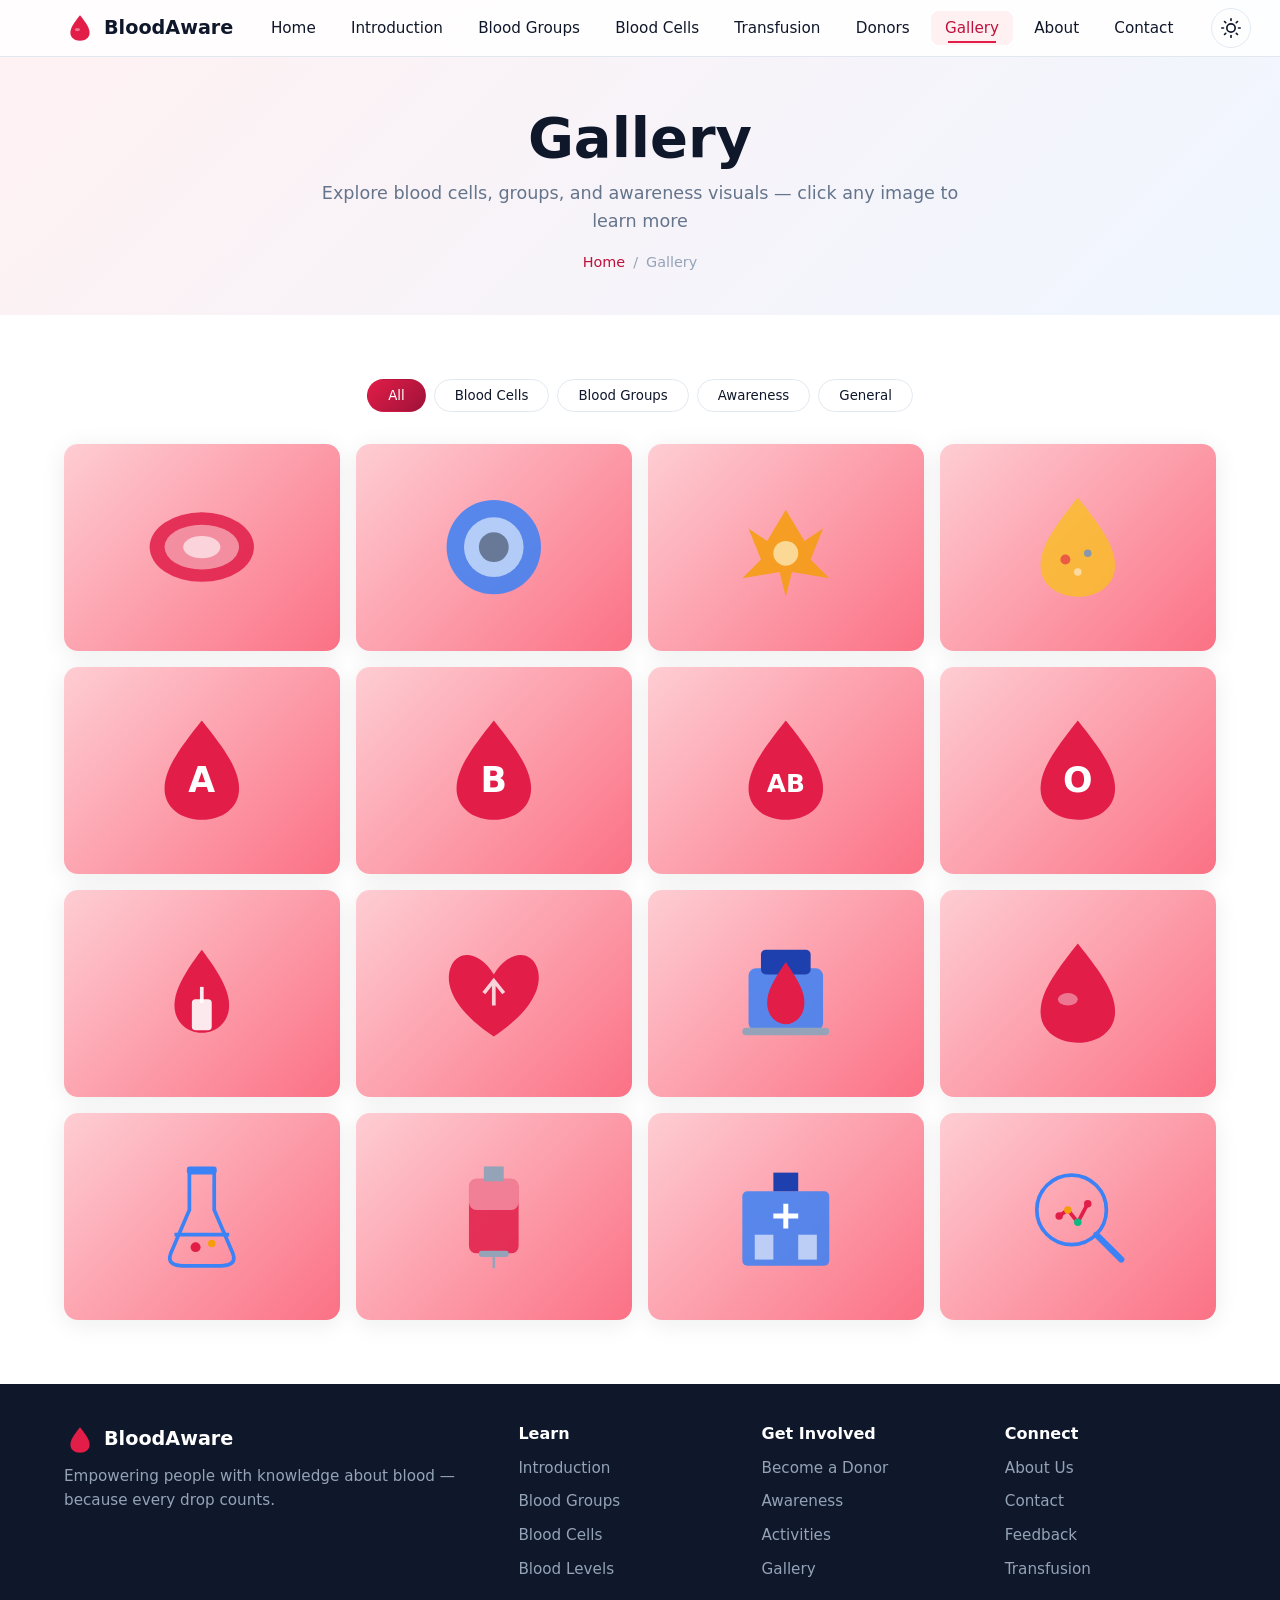
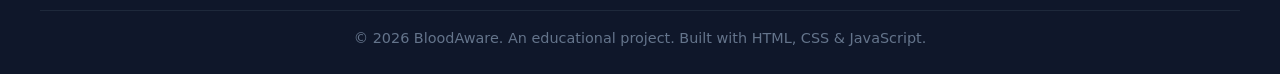
<file: pages/gallery.html>
<!DOCTYPE html>
<html lang="en">
<head>
  <meta charset="UTF-8" />
  <meta name="viewport" content="width=device-width, initial-scale=1.0" />
  <title>Gallery — BloodAware</title>
  <meta name="description" content="Visualize blood cells, groups, and awareness campaigns through our interactive gallery." />
  <link rel="icon" type="image/svg+xml" href="../images/favicon.svg" />
  <link rel="stylesheet" href="../css/style.css" />
  <link rel="stylesheet" href="../css/animations.css" />
  <link rel="stylesheet" href="../css/responsive.css" />
</head>
<body>

  <header class="navbar">
    <nav class="nav-container">
      <a href="../index.html" class="nav-logo">
        <svg class="drop" viewBox="0 0 100 100" xmlns="http://www.w3.org/2000/svg"><path d="M50 10 C30 35 20 50 20 65 C20 80 33 90 50 90 C67 90 80 80 80 65 C80 50 70 35 50 10Z" fill="#e11d48"/><ellipse cx="42" cy="55" rx="8" ry="5" fill="#fff" opacity="0.4"/></svg>
        <span>BloodAware</span>
      </a>
      <ul class="nav-menu">
        <li><a href="../index.html" class="nav-link">Home</a></li>
        <li><a href="introduction.html" class="nav-link">Introduction</a></li>
        <li><a href="blood-groups.html" class="nav-link">Blood Groups</a></li>
        <li><a href="blood-cells.html" class="nav-link">Blood Cells</a></li>
        <li><a href="transfusion.html" class="nav-link">Transfusion</a></li>
        <li><a href="donors.html" class="nav-link">Donors</a></li>
        <li><a href="gallery.html" class="nav-link">Gallery</a></li>
        <li><a href="about.html" class="nav-link">About</a></li>
        <li><a href="contact.html" class="nav-link">Contact</a></li>
      </ul>
      <div class="nav-actions">
        <button class="theme-toggle" aria-label="Toggle theme">
          <svg class="sun" xmlns="http://www.w3.org/2000/svg" viewBox="0 0 24 24" fill="none" stroke="currentColor" stroke-width="2" stroke-linecap="round" stroke-linejoin="round"><circle cx="12" cy="12" r="5"/><line x1="12" y1="1" x2="12" y2="3"/><line x1="12" y1="21" x2="12" y2="23"/><line x1="4.22" y1="4.22" x2="5.64" y2="5.64"/><line x1="18.36" y1="18.36" x2="19.78" y2="19.78"/><line x1="1" y1="12" x2="3" y2="12"/><line x1="21" y1="12" x2="23" y2="12"/><line x1="4.22" y1="19.78" x2="5.64" y2="18.36"/><line x1="18.36" y1="5.64" x2="19.78" y2="4.22"/></svg>
          <svg class="moon" xmlns="http://www.w3.org/2000/svg" viewBox="0 0 24 24" fill="none" stroke="currentColor" stroke-width="2" stroke-linecap="round" stroke-linejoin="round"><path d="M21 12.79A9 9 0 1 1 11.21 3 7 7 0 0 0 21 12.79z"/></svg>
        </button>
        <button class="hamburger" aria-label="Menu"><span></span><span></span><span></span></button>
      </div>
    </nav>
  </header>

  <section class="page-hero">
    <div class="container">
      <h1 class="animate-fade-in-up">Gallery</h1>
      <p class="animate-fade-in-up delay-1">Explore blood cells, groups, and awareness visuals — click any image to learn more</p>
      <div class="breadcrumb"><a href="../index.html">Home</a> <span>/</span> <span>Gallery</span></div>
    </div>
  </section>

  <section class="section">
    <div class="container">
      <div class="gallery-filter reveal">
        <button class="filter-btn active" data-filter="all">All</button>
        <button class="filter-btn" data-filter="cells">Blood Cells</button>
        <button class="filter-btn" data-filter="groups">Blood Groups</button>
        <button class="filter-btn" data-filter="awareness">Awareness</button>
        <button class="filter-btn" data-filter="gallery">General</button>
      </div>

      <div id="galleryGrid" class="gallery-grid"></div>
    </div>
  </section>

  <div id="lightbox" class="lightbox"></div>

  <footer class="footer">
    <div class="footer-grid">
      <div class="footer-brand">
        <a href="../index.html" class="nav-logo"><svg class="drop" viewBox="0 0 100 100" xmlns="http://www.w3.org/2000/svg"><path d="M50 10 C30 35 20 50 20 65 C20 80 33 90 50 90 C67 90 80 80 80 65 C80 50 70 35 50 10Z" fill="#e11d48"/></svg><span>BloodAware</span></a>
        <p>Empowering people with knowledge about blood — because every drop counts.</p>
      </div>
      <div class="footer-col"><h4>Learn</h4><a href="introduction.html">Introduction</a><a href="blood-groups.html">Blood Groups</a><a href="blood-cells.html">Blood Cells</a><a href="blood-levels.html">Blood Levels</a></div>
      <div class="footer-col"><h4>Get Involved</h4><a href="donors.html">Become a Donor</a><a href="awareness.html">Awareness</a><a href="activities.html">Activities</a><a href="gallery.html">Gallery</a></div>
      <div class="footer-col"><h4>Connect</h4><a href="about.html">About Us</a><a href="contact.html">Contact</a><a href="feedback.html">Feedback</a><a href="transfusion.html">Transfusion</a></div>
    </div>
    <div class="footer-bottom"><p>&copy; <span id="year">2026</span> BloodAware. An educational project. Built with HTML, CSS &amp; JavaScript.</p></div>
  </footer>

  <script src="../js/main.js"></script>
  <script src="../js/gallery.js"></script>
</body>
</html>
</file>
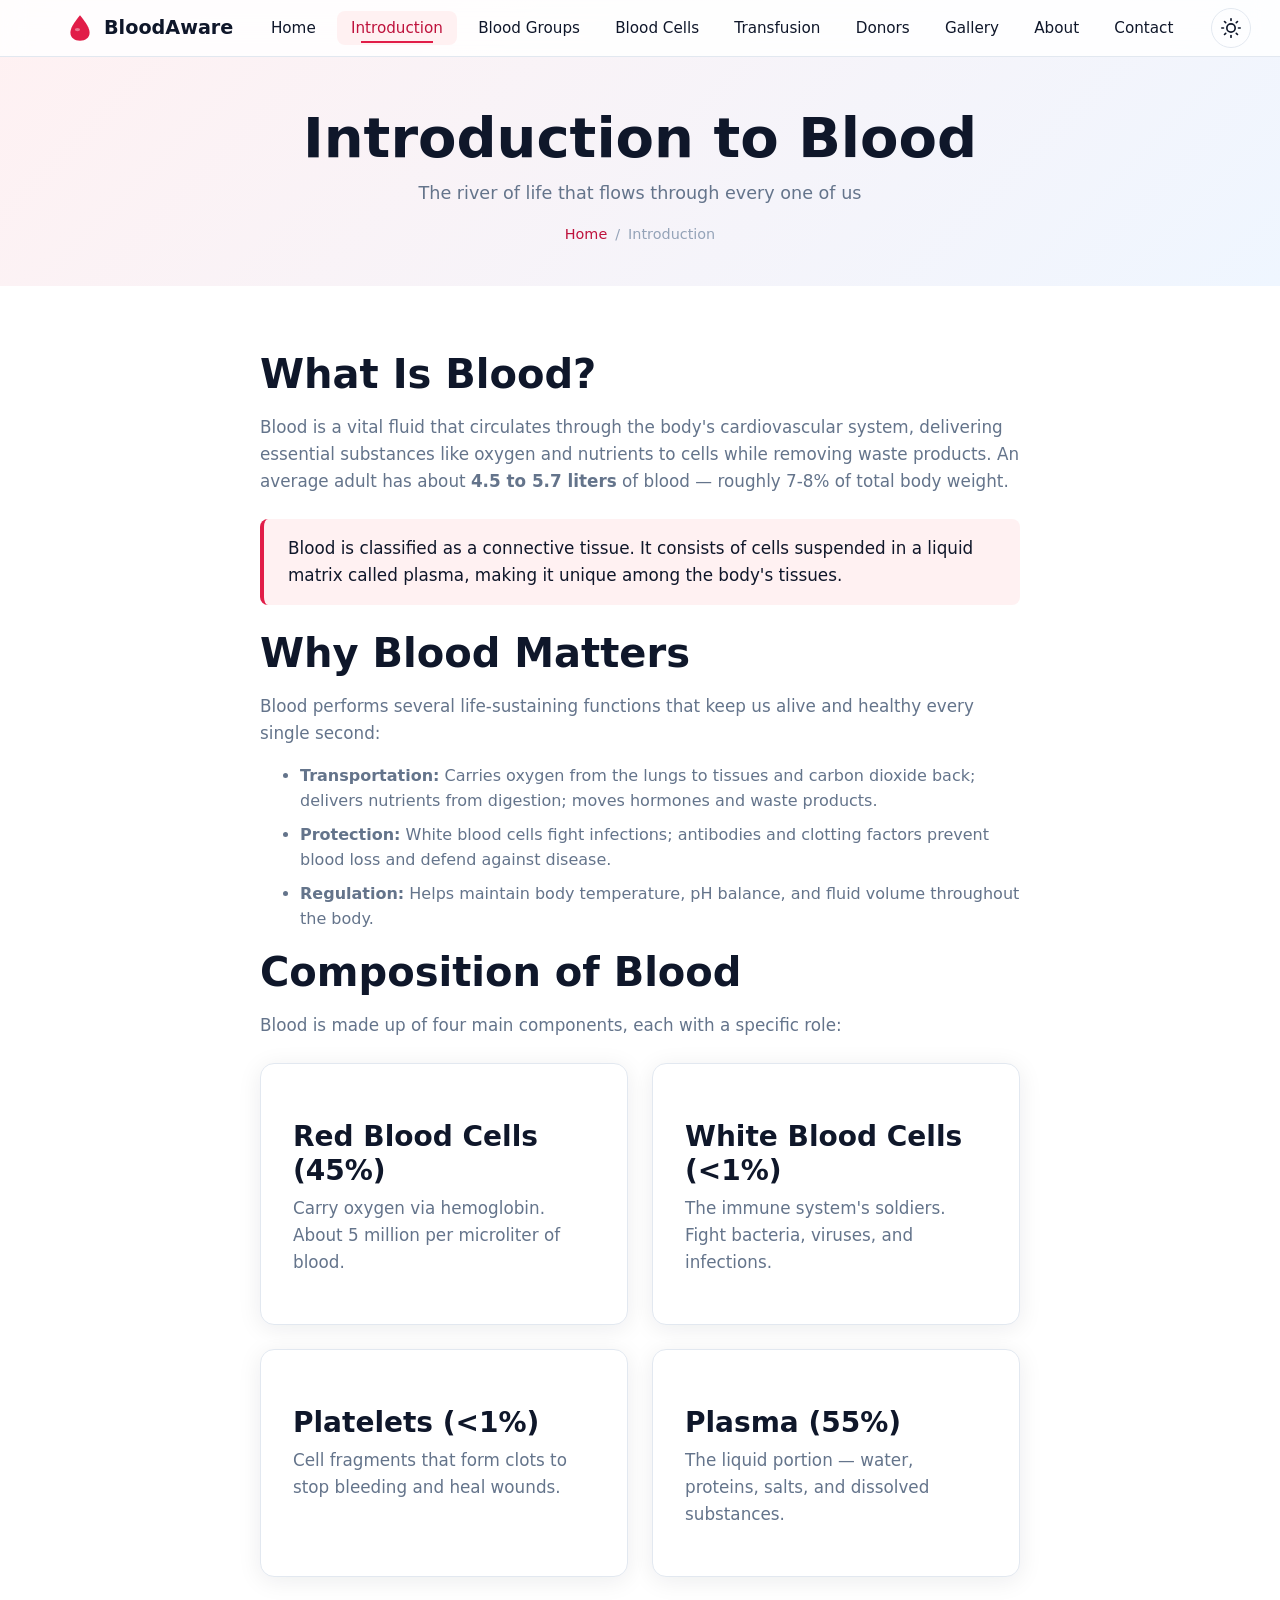
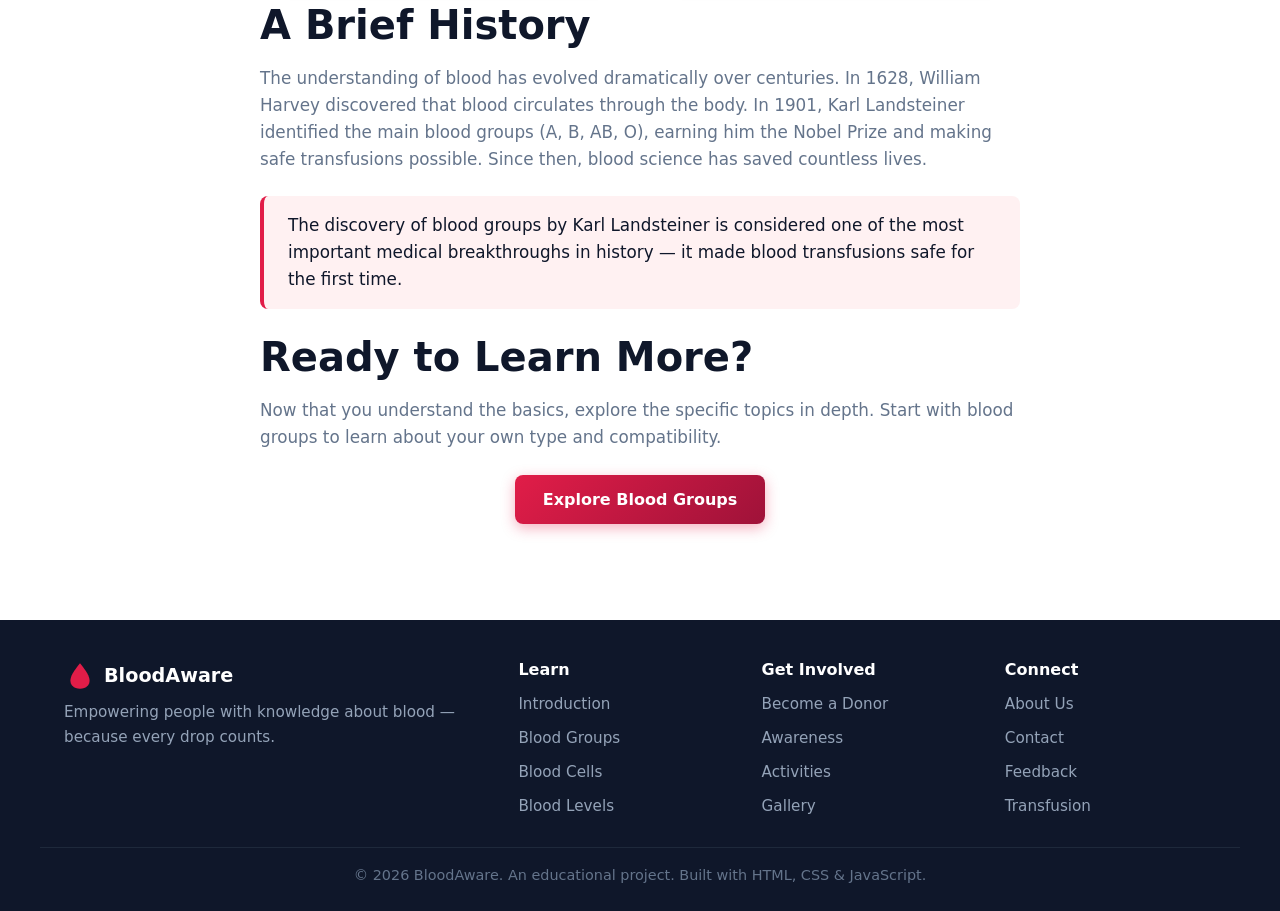
<file: pages/introduction.html>
<!DOCTYPE html>
<html lang="en">
<head>
  <meta charset="UTF-8" />
  <meta name="viewport" content="width=device-width, initial-scale=1.0" />
  <title>Introduction — BloodAware</title>
  <meta name="description" content="An introduction to blood: what it is, why it matters, and how it sustains life." />
  <link rel="icon" type="image/svg+xml" href="../images/favicon.svg" />
  <link rel="stylesheet" href="../css/style.css" />
  <link rel="stylesheet" href="../css/animations.css" />
  <link rel="stylesheet" href="../css/responsive.css" />
</head>
<body>

  <header class="navbar">
    <nav class="nav-container">
      <a href="../index.html" class="nav-logo">
        <svg class="drop" viewBox="0 0 100 100" xmlns="http://www.w3.org/2000/svg"><path d="M50 10 C30 35 20 50 20 65 C20 80 33 90 50 90 C67 90 80 80 80 65 C80 50 70 35 50 10Z" fill="#e11d48"/><ellipse cx="42" cy="55" rx="8" ry="5" fill="#fff" opacity="0.4"/></svg>
        <span>BloodAware</span>
      </a>
      <ul class="nav-menu">
        <li><a href="../index.html" class="nav-link">Home</a></li>
        <li><a href="introduction.html" class="nav-link">Introduction</a></li>
        <li><a href="blood-groups.html" class="nav-link">Blood Groups</a></li>
        <li><a href="blood-cells.html" class="nav-link">Blood Cells</a></li>
        <li><a href="transfusion.html" class="nav-link">Transfusion</a></li>
        <li><a href="donors.html" class="nav-link">Donors</a></li>
        <li><a href="gallery.html" class="nav-link">Gallery</a></li>
        <li><a href="about.html" class="nav-link">About</a></li>
        <li><a href="contact.html" class="nav-link">Contact</a></li>
      </ul>
      <div class="nav-actions">
        <button class="theme-toggle" aria-label="Toggle theme">
          <svg class="sun" xmlns="http://www.w3.org/2000/svg" viewBox="0 0 24 24" fill="none" stroke="currentColor" stroke-width="2" stroke-linecap="round" stroke-linejoin="round"><circle cx="12" cy="12" r="5"/><line x1="12" y1="1" x2="12" y2="3"/><line x1="12" y1="21" x2="12" y2="23"/><line x1="4.22" y1="4.22" x2="5.64" y2="5.64"/><line x1="18.36" y1="18.36" x2="19.78" y2="19.78"/><line x1="1" y1="12" x2="3" y2="12"/><line x1="21" y1="12" x2="23" y2="12"/><line x1="4.22" y1="19.78" x2="5.64" y2="18.36"/><line x1="18.36" y1="5.64" x2="19.78" y2="4.22"/></svg>
          <svg class="moon" xmlns="http://www.w3.org/2000/svg" viewBox="0 0 24 24" fill="none" stroke="currentColor" stroke-width="2" stroke-linecap="round" stroke-linejoin="round"><path d="M21 12.79A9 9 0 1 1 11.21 3 7 7 0 0 0 21 12.79z"/></svg>
        </button>
        <button class="hamburger" aria-label="Menu"><span></span><span></span><span></span></button>
      </div>
    </nav>
  </header>

  <section class="page-hero">
    <div class="container">
      <h1 class="animate-fade-in-up">Introduction to Blood</h1>
      <p class="animate-fade-in-up delay-1">The river of life that flows through every one of us</p>
      <div class="breadcrumb"><a href="../index.html">Home</a> <span>/</span> <span>Introduction</span></div>
    </div>
  </section>

  <section class="section">
    <div class="container">
      <div class="content-block">
        <h2 class="reveal">What Is Blood?</h2>
        <p class="reveal">Blood is a vital fluid that circulates through the body's cardiovascular system, delivering essential substances like oxygen and nutrients to cells while removing waste products. An average adult has about <strong>4.5 to 5.7 liters</strong> of blood — roughly 7-8% of total body weight.</p>

        <div class="info-banner reveal">
          <p>Blood is classified as a connective tissue. It consists of cells suspended in a liquid matrix called plasma, making it unique among the body's tissues.</p>
        </div>

        <h2 class="reveal">Why Blood Matters</h2>
        <p class="reveal">Blood performs several life-sustaining functions that keep us alive and healthy every single second:</p>

        <ul class="reveal">
          <li><strong>Transportation:</strong> Carries oxygen from the lungs to tissues and carbon dioxide back; delivers nutrients from digestion; moves hormones and waste products.</li>
          <li><strong>Protection:</strong> White blood cells fight infections; antibodies and clotting factors prevent blood loss and defend against disease.</li>
          <li><strong>Regulation:</strong> Helps maintain body temperature, pH balance, and fluid volume throughout the body.</li>
        </ul>

        <h2 class="reveal">Composition of Blood</h2>
        <p class="reveal">Blood is made up of four main components, each with a specific role:</p>

        <div class="card-grid reveal" style="margin: var(--space-3) 0;">
          <div class="card">
            <h3>Red Blood Cells (45%)</h3>
            <p>Carry oxygen via hemoglobin. About 5 million per microliter of blood.</p>
          </div>
          <div class="card">
            <h3>White Blood Cells (&lt;1%)</h3>
            <p>The immune system's soldiers. Fight bacteria, viruses, and infections.</p>
          </div>
          <div class="card">
            <h3>Platelets (&lt;1%)</h3>
            <p>Cell fragments that form clots to stop bleeding and heal wounds.</p>
          </div>
          <div class="card">
            <h3>Plasma (55%)</h3>
            <p>The liquid portion — water, proteins, salts, and dissolved substances.</p>
          </div>
        </div>

        <h2 class="reveal">A Brief History</h2>
        <p class="reveal">The understanding of blood has evolved dramatically over centuries. In 1628, William Harvey discovered that blood circulates through the body. In 1901, Karl Landsteiner identified the main blood groups (A, B, AB, O), earning him the Nobel Prize and making safe transfusions possible. Since then, blood science has saved countless lives.</p>

        <div class="info-banner reveal">
          <p>The discovery of blood groups by Karl Landsteiner is considered one of the most important medical breakthroughs in history — it made blood transfusions safe for the first time.</p>
        </div>

        <h2 class="reveal">Ready to Learn More?</h2>
        <p class="reveal">Now that you understand the basics, explore the specific topics in depth. Start with blood groups to learn about your own type and compatibility.</p>
        <div style="text-align: center; margin-top: var(--space-3);">
          <a href="blood-groups.html" class="btn btn-primary">Explore Blood Groups</a>
        </div>
      </div>
    </div>
  </section>

  <footer class="footer">
    <div class="footer-grid">
      <div class="footer-brand">
        <a href="../index.html" class="nav-logo"><svg class="drop" viewBox="0 0 100 100" xmlns="http://www.w3.org/2000/svg"><path d="M50 10 C30 35 20 50 20 65 C20 80 33 90 50 90 C67 90 80 80 80 65 C80 50 70 35 50 10Z" fill="#e11d48"/></svg><span>BloodAware</span></a>
        <p>Empowering people with knowledge about blood — because every drop counts.</p>
      </div>
      <div class="footer-col"><h4>Learn</h4><a href="introduction.html">Introduction</a><a href="blood-groups.html">Blood Groups</a><a href="blood-cells.html">Blood Cells</a><a href="blood-levels.html">Blood Levels</a></div>
      <div class="footer-col"><h4>Get Involved</h4><a href="donors.html">Become a Donor</a><a href="awareness.html">Awareness</a><a href="activities.html">Activities</a><a href="gallery.html">Gallery</a></div>
      <div class="footer-col"><h4>Connect</h4><a href="about.html">About Us</a><a href="contact.html">Contact</a><a href="feedback.html">Feedback</a><a href="transfusion.html">Transfusion</a></div>
    </div>
    <div class="footer-bottom"><p>&copy; <span id="year">2026</span> BloodAware. An educational project. Built with HTML, CSS &amp; JavaScript.</p></div>
  </footer>

  <script src="../js/main.js"></script>
</body>
</html>
</file>
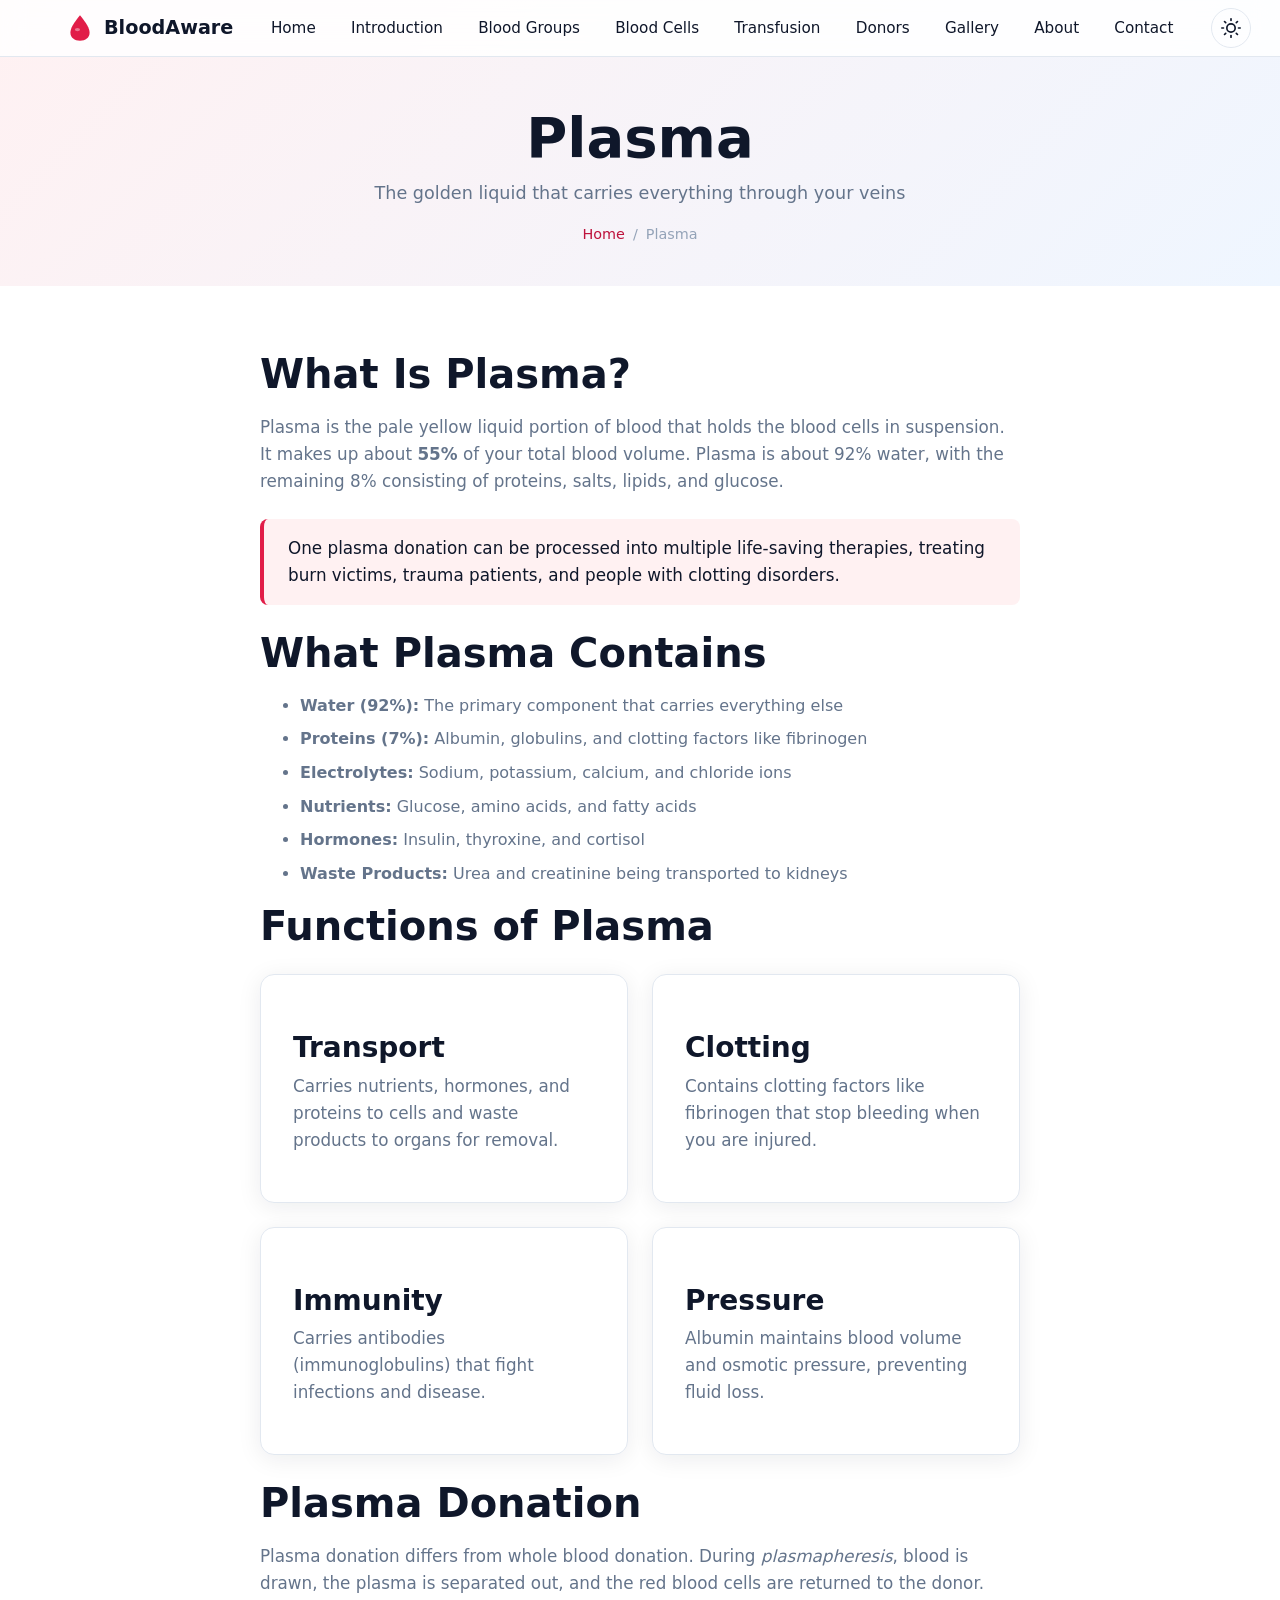
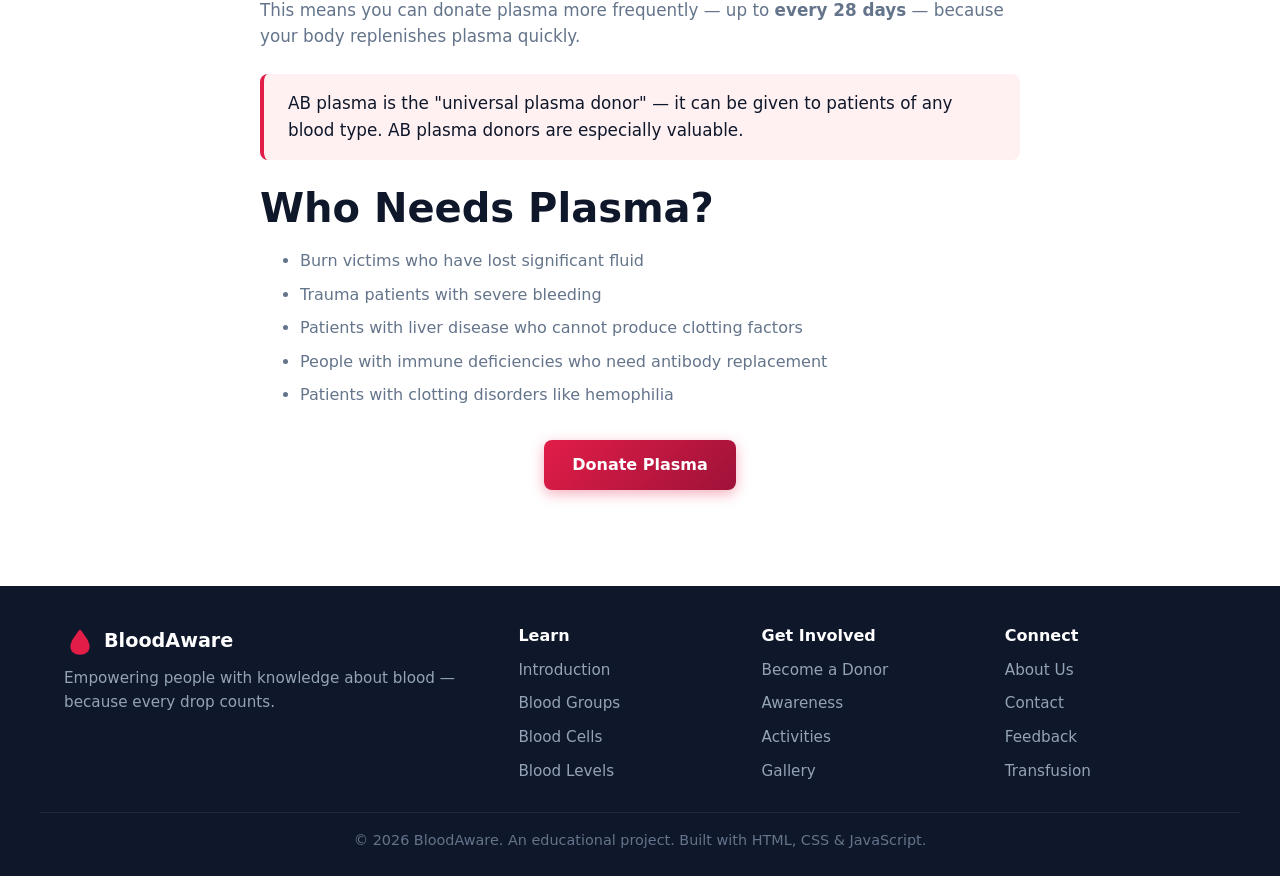
<file: pages/plasma.html>
<!DOCTYPE html>
<html lang="en">
<head>
  <meta charset="UTF-8" />
  <meta name="viewport" content="width=device-width, initial-scale=1.0" />
  <title>Plasma — BloodAware</title>
  <meta name="description" content="Learn about plasma — the liquid part of blood — and its life-saving uses." />
  <link rel="icon" type="image/svg+xml" href="../images/favicon.svg" />
  <link rel="stylesheet" href="../css/style.css" />
  <link rel="stylesheet" href="../css/animations.css" />
  <link rel="stylesheet" href="../css/responsive.css" />
</head>
<body>

  <header class="navbar">
    <nav class="nav-container">
      <a href="../index.html" class="nav-logo">
        <svg class="drop" viewBox="0 0 100 100" xmlns="http://www.w3.org/2000/svg"><path d="M50 10 C30 35 20 50 20 65 C20 80 33 90 50 90 C67 90 80 80 80 65 C80 50 70 35 50 10Z" fill="#e11d48"/><ellipse cx="42" cy="55" rx="8" ry="5" fill="#fff" opacity="0.4"/></svg>
        <span>BloodAware</span>
      </a>
      <ul class="nav-menu">
        <li><a href="../index.html" class="nav-link">Home</a></li>
        <li><a href="introduction.html" class="nav-link">Introduction</a></li>
        <li><a href="blood-groups.html" class="nav-link">Blood Groups</a></li>
        <li><a href="blood-cells.html" class="nav-link">Blood Cells</a></li>
        <li><a href="transfusion.html" class="nav-link">Transfusion</a></li>
        <li><a href="donors.html" class="nav-link">Donors</a></li>
        <li><a href="gallery.html" class="nav-link">Gallery</a></li>
        <li><a href="about.html" class="nav-link">About</a></li>
        <li><a href="contact.html" class="nav-link">Contact</a></li>
      </ul>
      <div class="nav-actions">
        <button class="theme-toggle" aria-label="Toggle theme">
          <svg class="sun" xmlns="http://www.w3.org/2000/svg" viewBox="0 0 24 24" fill="none" stroke="currentColor" stroke-width="2" stroke-linecap="round" stroke-linejoin="round"><circle cx="12" cy="12" r="5"/><line x1="12" y1="1" x2="12" y2="3"/><line x1="12" y1="21" x2="12" y2="23"/><line x1="4.22" y1="4.22" x2="5.64" y2="5.64"/><line x1="18.36" y1="18.36" x2="19.78" y2="19.78"/><line x1="1" y1="12" x2="3" y2="12"/><line x1="21" y1="12" x2="23" y2="12"/><line x1="4.22" y1="19.78" x2="5.64" y2="18.36"/><line x1="18.36" y1="5.64" x2="19.78" y2="4.22"/></svg>
          <svg class="moon" xmlns="http://www.w3.org/2000/svg" viewBox="0 0 24 24" fill="none" stroke="currentColor" stroke-width="2" stroke-linecap="round" stroke-linejoin="round"><path d="M21 12.79A9 9 0 1 1 11.21 3 7 7 0 0 0 21 12.79z"/></svg>
        </button>
        <button class="hamburger" aria-label="Menu"><span></span><span></span><span></span></button>
      </div>
    </nav>
  </header>

  <section class="page-hero">
    <div class="container">
      <h1 class="animate-fade-in-up">Plasma</h1>
      <p class="animate-fade-in-up delay-1">The golden liquid that carries everything through your veins</p>
      <div class="breadcrumb"><a href="../index.html">Home</a> <span>/</span> <span>Plasma</span></div>
    </div>
  </section>

  <section class="section">
    <div class="container">
      <div class="content-block">
        <h2 class="reveal">What Is Plasma?</h2>
        <p class="reveal">Plasma is the pale yellow liquid portion of blood that holds the blood cells in suspension. It makes up about <strong>55%</strong> of your total blood volume. Plasma is about 92% water, with the remaining 8% consisting of proteins, salts, lipids, and glucose.</p>

        <div class="info-banner reveal">
          <p>One plasma donation can be processed into multiple life-saving therapies, treating burn victims, trauma patients, and people with clotting disorders.</p>
        </div>

        <h2 class="reveal">What Plasma Contains</h2>
        <ul class="reveal">
          <li><strong>Water (92%):</strong> The primary component that carries everything else</li>
          <li><strong>Proteins (7%):</strong> Albumin, globulins, and clotting factors like fibrinogen</li>
          <li><strong>Electrolytes:</strong> Sodium, potassium, calcium, and chloride ions</li>
          <li><strong>Nutrients:</strong> Glucose, amino acids, and fatty acids</li>
          <li><strong>Hormones:</strong> Insulin, thyroxine, and cortisol</li>
          <li><strong>Waste Products:</strong> Urea and creatinine being transported to kidneys</li>
        </ul>

        <h2 class="reveal">Functions of Plasma</h2>
        <div class="card-grid reveal" style="margin: var(--space-3) 0;">
          <div class="card"><h3>Transport</h3><p>Carries nutrients, hormones, and proteins to cells and waste products to organs for removal.</p></div>
          <div class="card"><h3>Clotting</h3><p>Contains clotting factors like fibrinogen that stop bleeding when you are injured.</p></div>
          <div class="card"><h3>Immunity</h3><p>Carries antibodies (immunoglobulins) that fight infections and disease.</p></div>
          <div class="card"><h3>Pressure</h3><p>Albumin maintains blood volume and osmotic pressure, preventing fluid loss.</p></div>
        </div>

        <h2 class="reveal">Plasma Donation</h2>
        <p class="reveal">Plasma donation differs from whole blood donation. During <em>plasmapheresis</em>, blood is drawn, the plasma is separated out, and the red blood cells are returned to the donor. This means you can donate plasma more frequently — up to <strong>every 28 days</strong> — because your body replenishes plasma quickly.</p>

        <div class="info-banner reveal">
          <p>AB plasma is the "universal plasma donor" — it can be given to patients of any blood type. AB plasma donors are especially valuable.</p>
        </div>

        <h2 class="reveal">Who Needs Plasma?</h2>
        <ul class="reveal">
          <li>Burn victims who have lost significant fluid</li>
          <li>Trauma patients with severe bleeding</li>
          <li>Patients with liver disease who cannot produce clotting factors</li>
          <li>People with immune deficiencies who need antibody replacement</li>
          <li>Patients with clotting disorders like hemophilia</li>
        </ul>

        <div style="text-align: center; margin-top: var(--space-4);">
          <a href="donors.html" class="btn btn-primary">Donate Plasma</a>
        </div>
      </div>
    </div>
  </section>

  <footer class="footer">
    <div class="footer-grid">
      <div class="footer-brand">
        <a href="../index.html" class="nav-logo"><svg class="drop" viewBox="0 0 100 100" xmlns="http://www.w3.org/2000/svg"><path d="M50 10 C30 35 20 50 20 65 C20 80 33 90 50 90 C67 90 80 80 80 65 C80 50 70 35 50 10Z" fill="#e11d48"/></svg><span>BloodAware</span></a>
        <p>Empowering people with knowledge about blood — because every drop counts.</p>
      </div>
      <div class="footer-col"><h4>Learn</h4><a href="introduction.html">Introduction</a><a href="blood-groups.html">Blood Groups</a><a href="blood-cells.html">Blood Cells</a><a href="blood-levels.html">Blood Levels</a></div>
      <div class="footer-col"><h4>Get Involved</h4><a href="donors.html">Become a Donor</a><a href="awareness.html">Awareness</a><a href="activities.html">Activities</a><a href="gallery.html">Gallery</a></div>
      <div class="footer-col"><h4>Connect</h4><a href="about.html">About Us</a><a href="contact.html">Contact</a><a href="feedback.html">Feedback</a><a href="transfusion.html">Transfusion</a></div>
    </div>
    <div class="footer-bottom"><p>&copy; <span id="year">2026</span> BloodAware. An educational project. Built with HTML, CSS &amp; JavaScript.</p></div>
  </footer>

  <script src="../js/main.js"></script>
</body>
</html>
</file>
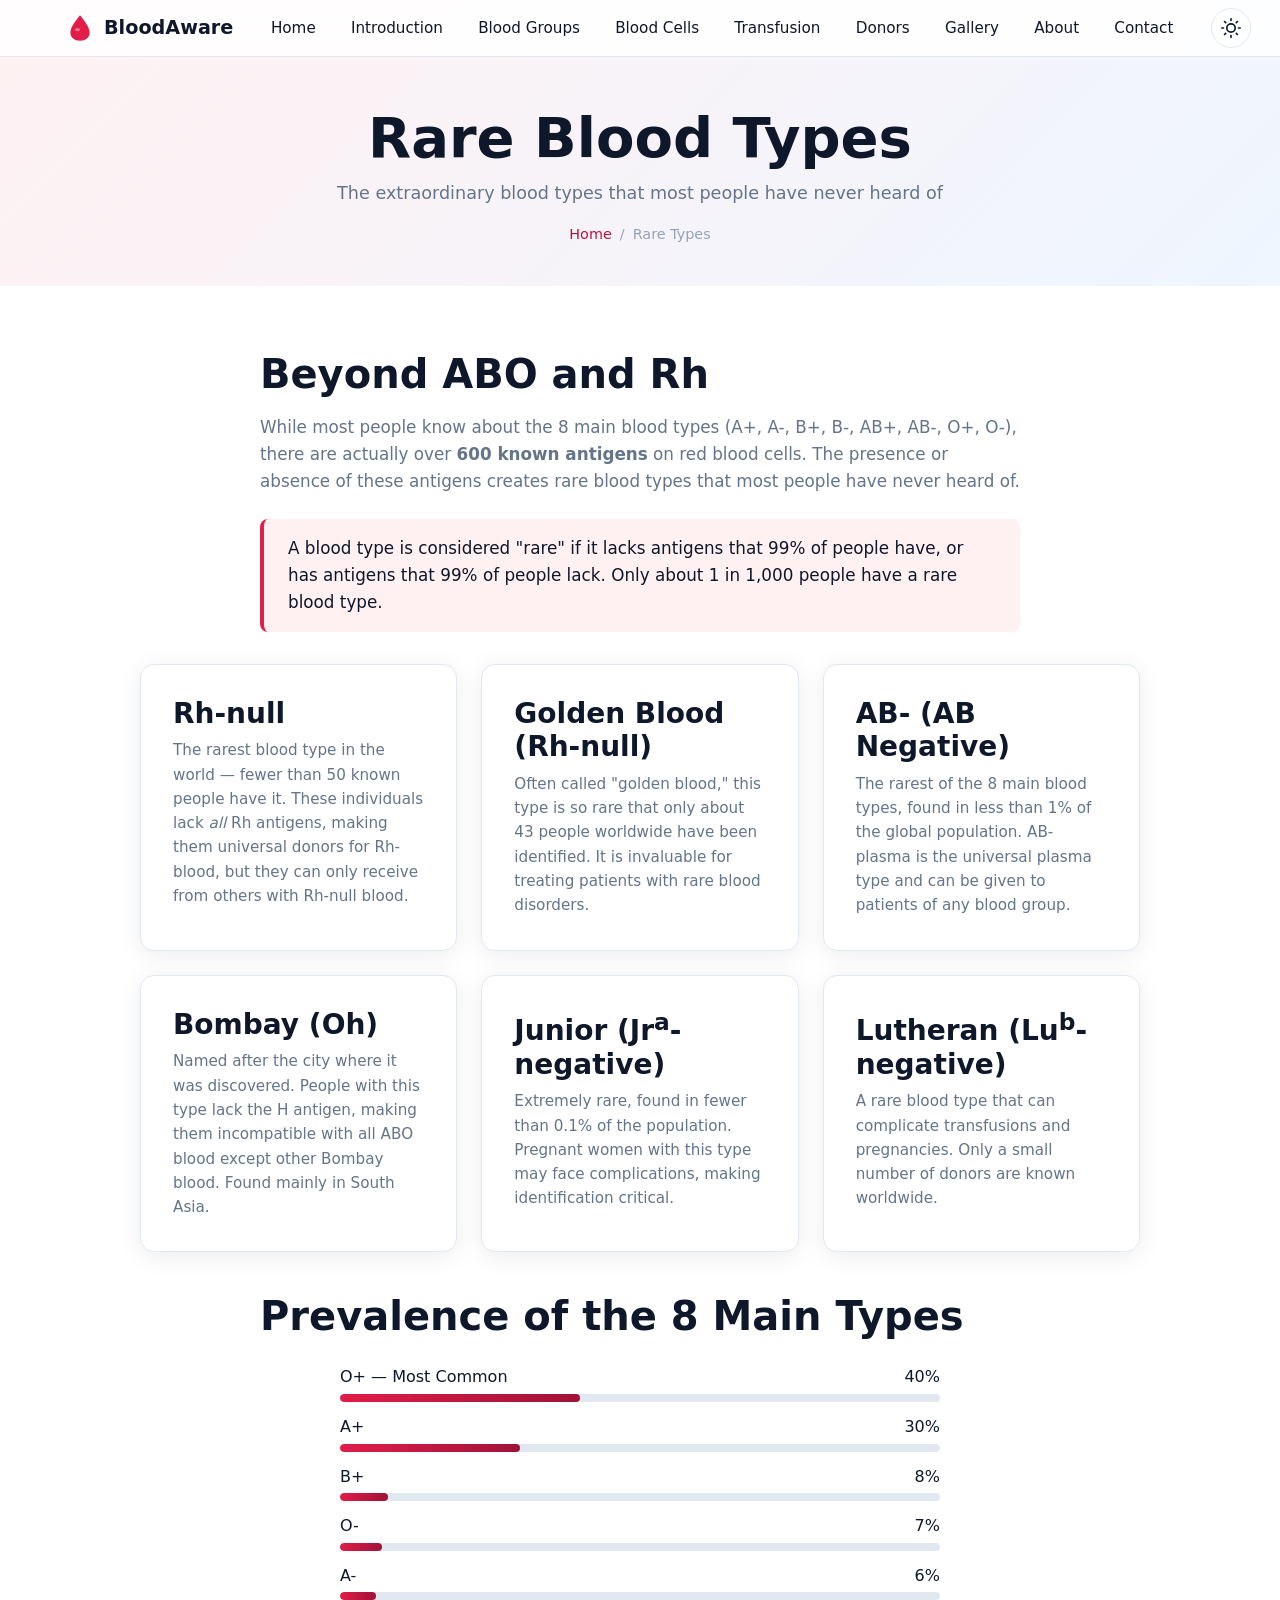
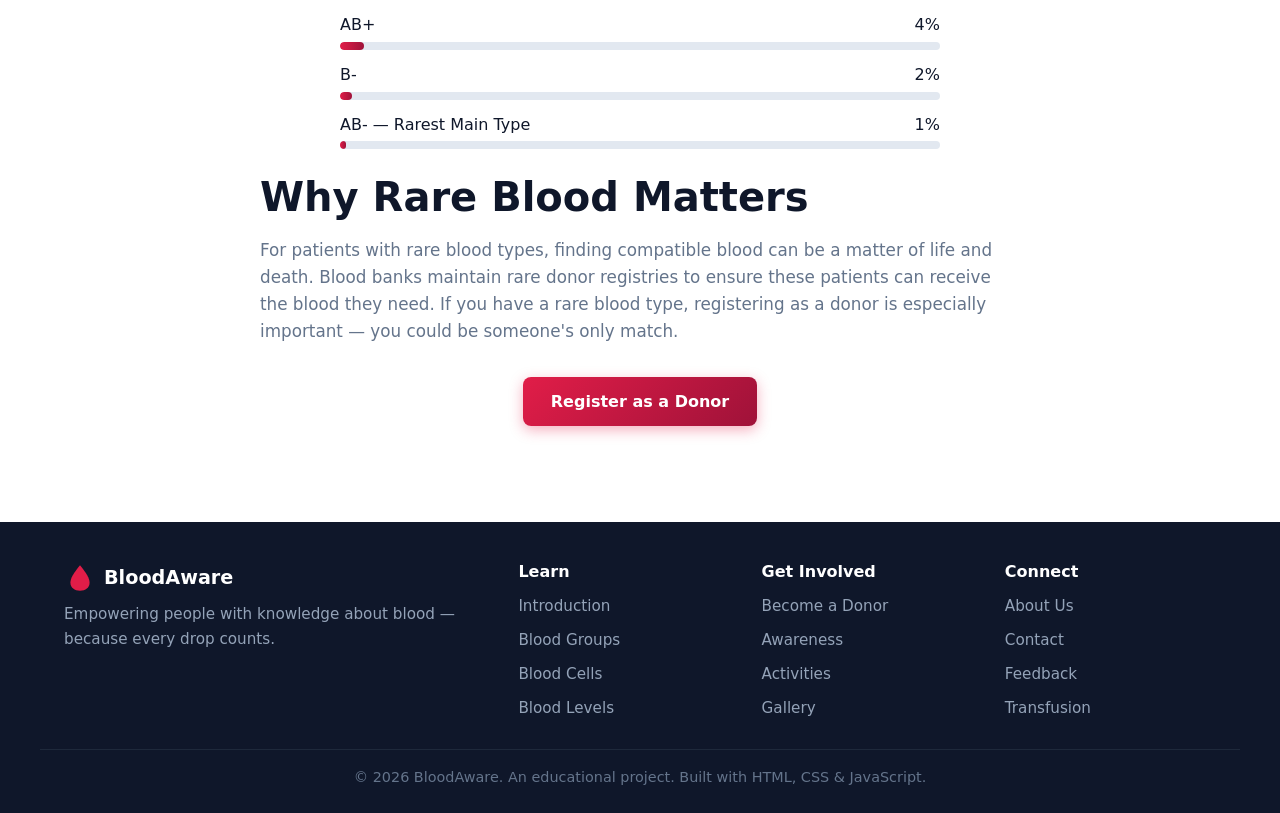
<file: pages/rare-types.html>
<!DOCTYPE html>
<html lang="en">
<head>
  <meta charset="UTF-8" />
  <meta name="viewport" content="width=device-width, initial-scale=1.0" />
  <title>Rare Blood Types — BloodAware</title>
  <meta name="description" content="Explore the rarest blood types on Earth and why they matter." />
  <link rel="icon" type="image/svg+xml" href="../images/favicon.svg" />
  <link rel="stylesheet" href="../css/style.css" />
  <link rel="stylesheet" href="../css/animations.css" />
  <link rel="stylesheet" href="../css/responsive.css" />
</head>
<body>

  <header class="navbar">
    <nav class="nav-container">
      <a href="../index.html" class="nav-logo">
        <svg class="drop" viewBox="0 0 100 100" xmlns="http://www.w3.org/2000/svg"><path d="M50 10 C30 35 20 50 20 65 C20 80 33 90 50 90 C67 90 80 80 80 65 C80 50 70 35 50 10Z" fill="#e11d48"/><ellipse cx="42" cy="55" rx="8" ry="5" fill="#fff" opacity="0.4"/></svg>
        <span>BloodAware</span>
      </a>
      <ul class="nav-menu">
        <li><a href="../index.html" class="nav-link">Home</a></li>
        <li><a href="introduction.html" class="nav-link">Introduction</a></li>
        <li><a href="blood-groups.html" class="nav-link">Blood Groups</a></li>
        <li><a href="blood-cells.html" class="nav-link">Blood Cells</a></li>
        <li><a href="transfusion.html" class="nav-link">Transfusion</a></li>
        <li><a href="donors.html" class="nav-link">Donors</a></li>
        <li><a href="gallery.html" class="nav-link">Gallery</a></li>
        <li><a href="about.html" class="nav-link">About</a></li>
        <li><a href="contact.html" class="nav-link">Contact</a></li>
      </ul>
      <div class="nav-actions">
        <button class="theme-toggle" aria-label="Toggle theme">
          <svg class="sun" xmlns="http://www.w3.org/2000/svg" viewBox="0 0 24 24" fill="none" stroke="currentColor" stroke-width="2" stroke-linecap="round" stroke-linejoin="round"><circle cx="12" cy="12" r="5"/><line x1="12" y1="1" x2="12" y2="3"/><line x1="12" y1="21" x2="12" y2="23"/><line x1="4.22" y1="4.22" x2="5.64" y2="5.64"/><line x1="18.36" y1="18.36" x2="19.78" y2="19.78"/><line x1="1" y1="12" x2="3" y2="12"/><line x1="21" y1="12" x2="23" y2="12"/><line x1="4.22" y1="19.78" x2="5.64" y2="18.36"/><line x1="18.36" y1="5.64" x2="19.78" y2="4.22"/></svg>
          <svg class="moon" xmlns="http://www.w3.org/2000/svg" viewBox="0 0 24 24" fill="none" stroke="currentColor" stroke-width="2" stroke-linecap="round" stroke-linejoin="round"><path d="M21 12.79A9 9 0 1 1 11.21 3 7 7 0 0 0 21 12.79z"/></svg>
        </button>
        <button class="hamburger" aria-label="Menu"><span></span><span></span><span></span></button>
      </div>
    </nav>
  </header>

  <section class="page-hero">
    <div class="container">
      <h1 class="animate-fade-in-up">Rare Blood Types</h1>
      <p class="animate-fade-in-up delay-1">The extraordinary blood types that most people have never heard of</p>
      <div class="breadcrumb"><a href="../index.html">Home</a> <span>/</span> <span>Rare Types</span></div>
    </div>
  </section>

  <section class="section">
    <div class="container">
      <div class="content-block">
        <h2 class="reveal">Beyond ABO and Rh</h2>
        <p class="reveal">While most people know about the 8 main blood types (A+, A-, B+, B-, AB+, AB-, O+, O-), there are actually over <strong>600 known antigens</strong> on red blood cells. The presence or absence of these antigens creates rare blood types that most people have never heard of.</p>

        <div class="info-banner reveal">
          <p>A blood type is considered "rare" if it lacks antigens that 99% of people have, or has antigens that 99% of people lack. Only about 1 in 1,000 people have a rare blood type.</p>
        </div>
      </div>

      <div class="card-grid" style="max-width: 1000px; margin: 0 auto var(--space-5);">
        <article class="card reveal">
          <h3>Rh-null</h3>
          <p>The rarest blood type in the world — fewer than 50 known people have it. These individuals lack <em>all</em> Rh antigens, making them universal donors for Rh-blood, but they can only receive from others with Rh-null blood.</p>
        </article>
        <article class="card reveal">
          <h3>Golden Blood (Rh-null)</h3>
          <p>Often called "golden blood," this type is so rare that only about 43 people worldwide have been identified. It is invaluable for treating patients with rare blood disorders.</p>
        </article>
        <article class="card reveal">
          <h3>AB- (AB Negative)</h3>
          <p>The rarest of the 8 main blood types, found in less than 1% of the global population. AB- plasma is the universal plasma type and can be given to patients of any blood group.</p>
        </article>
        <article class="card reveal">
          <h3>Bombay (Oh)</h3>
          <p>Named after the city where it was discovered. People with this type lack the H antigen, making them incompatible with all ABO blood except other Bombay blood. Found mainly in South Asia.</p>
        </article>
        <article class="card reveal">
          <h3>Junior (Jr<sup>a</sup>-negative)</h3>
          <p>Extremely rare, found in fewer than 0.1% of the population. Pregnant women with this type may face complications, making identification critical.</p>
        </article>
        <article class="card reveal">
          <h3>Lutheran (Lu<sup>b</sup>-negative)</h3>
          <p>A rare blood type that can complicate transfusions and pregnancies. Only a small number of donors are known worldwide.</p>
        </article>
      </div>

      <div class="content-block">
        <h2 class="reveal">Prevalence of the 8 Main Types</h2>
        <div style="max-width: 600px; margin: var(--space-3) auto;">
          <div style="display: grid; gap: 0.75rem;">
            <div>
              <div style="display: flex; justify-content: space-between; margin-bottom: 0.25rem;"><span>O+ — Most Common</span><span>40%</span></div>
              <div class="progress-bar"><div class="fill" style="--progress: 40%; width: 40%;"></div></div>
            </div>
            <div>
              <div style="display: flex; justify-content: space-between; margin-bottom: 0.25rem;"><span>A+</span><span>30%</span></div>
              <div class="progress-bar"><div class="fill" style="--progress: 30%; width: 30%;"></div></div>
            </div>
            <div>
              <div style="display: flex; justify-content: space-between; margin-bottom: 0.25rem;"><span>B+</span><span>8%</span></div>
              <div class="progress-bar"><div class="fill" style="--progress: 8%; width: 8%;"></div></div>
            </div>
            <div>
              <div style="display: flex; justify-content: space-between; margin-bottom: 0.25rem;"><span>O-</span><span>7%</span></div>
              <div class="progress-bar"><div class="fill" style="--progress: 7%; width: 7%;"></div></div>
            </div>
            <div>
              <div style="display: flex; justify-content: space-between; margin-bottom: 0.25rem;"><span>A-</span><span>6%</span></div>
              <div class="progress-bar"><div class="fill" style="--progress: 6%; width: 6%;"></div></div>
            </div>
            <div>
              <div style="display: flex; justify-content: space-between; margin-bottom: 0.25rem;"><span>AB+</span><span>4%</span></div>
              <div class="progress-bar"><div class="fill" style="--progress: 4%; width: 4%;"></div></div>
            </div>
            <div>
              <div style="display: flex; justify-content: space-between; margin-bottom: 0.25rem;"><span>B-</span><span>2%</span></div>
              <div class="progress-bar"><div class="fill" style="--progress: 2%; width: 2%;"></div></div>
            </div>
            <div>
              <div style="display: flex; justify-content: space-between; margin-bottom: 0.25rem;"><span>AB- — Rarest Main Type</span><span>1%</span></div>
              <div class="progress-bar"><div class="fill" style="--progress: 1%; width: 1%;"></div></div>
            </div>
          </div>
        </div>

        <h2 class="reveal">Why Rare Blood Matters</h2>
        <p class="reveal">For patients with rare blood types, finding compatible blood can be a matter of life and death. Blood banks maintain rare donor registries to ensure these patients can receive the blood they need. If you have a rare blood type, registering as a donor is especially important — you could be someone's only match.</p>

        <div style="text-align: center; margin-top: var(--space-4);">
          <a href="donors.html" class="btn btn-primary">Register as a Donor</a>
        </div>
      </div>
    </div>
  </section>

  <footer class="footer">
    <div class="footer-grid">
      <div class="footer-brand">
        <a href="../index.html" class="nav-logo"><svg class="drop" viewBox="0 0 100 100" xmlns="http://www.w3.org/2000/svg"><path d="M50 10 C30 35 20 50 20 65 C20 80 33 90 50 90 C67 90 80 80 80 65 C80 50 70 35 50 10Z" fill="#e11d48"/></svg><span>BloodAware</span></a>
        <p>Empowering people with knowledge about blood — because every drop counts.</p>
      </div>
      <div class="footer-col"><h4>Learn</h4><a href="introduction.html">Introduction</a><a href="blood-groups.html">Blood Groups</a><a href="blood-cells.html">Blood Cells</a><a href="blood-levels.html">Blood Levels</a></div>
      <div class="footer-col"><h4>Get Involved</h4><a href="donors.html">Become a Donor</a><a href="awareness.html">Awareness</a><a href="activities.html">Activities</a><a href="gallery.html">Gallery</a></div>
      <div class="footer-col"><h4>Connect</h4><a href="about.html">About Us</a><a href="contact.html">Contact</a><a href="feedback.html">Feedback</a><a href="transfusion.html">Transfusion</a></div>
    </div>
    <div class="footer-bottom"><p>&copy; <span id="year">2026</span> BloodAware. An educational project. Built with HTML, CSS &amp; JavaScript.</p></div>
  </footer>

  <script src="../js/main.js"></script>
</body>
</html>
</file>
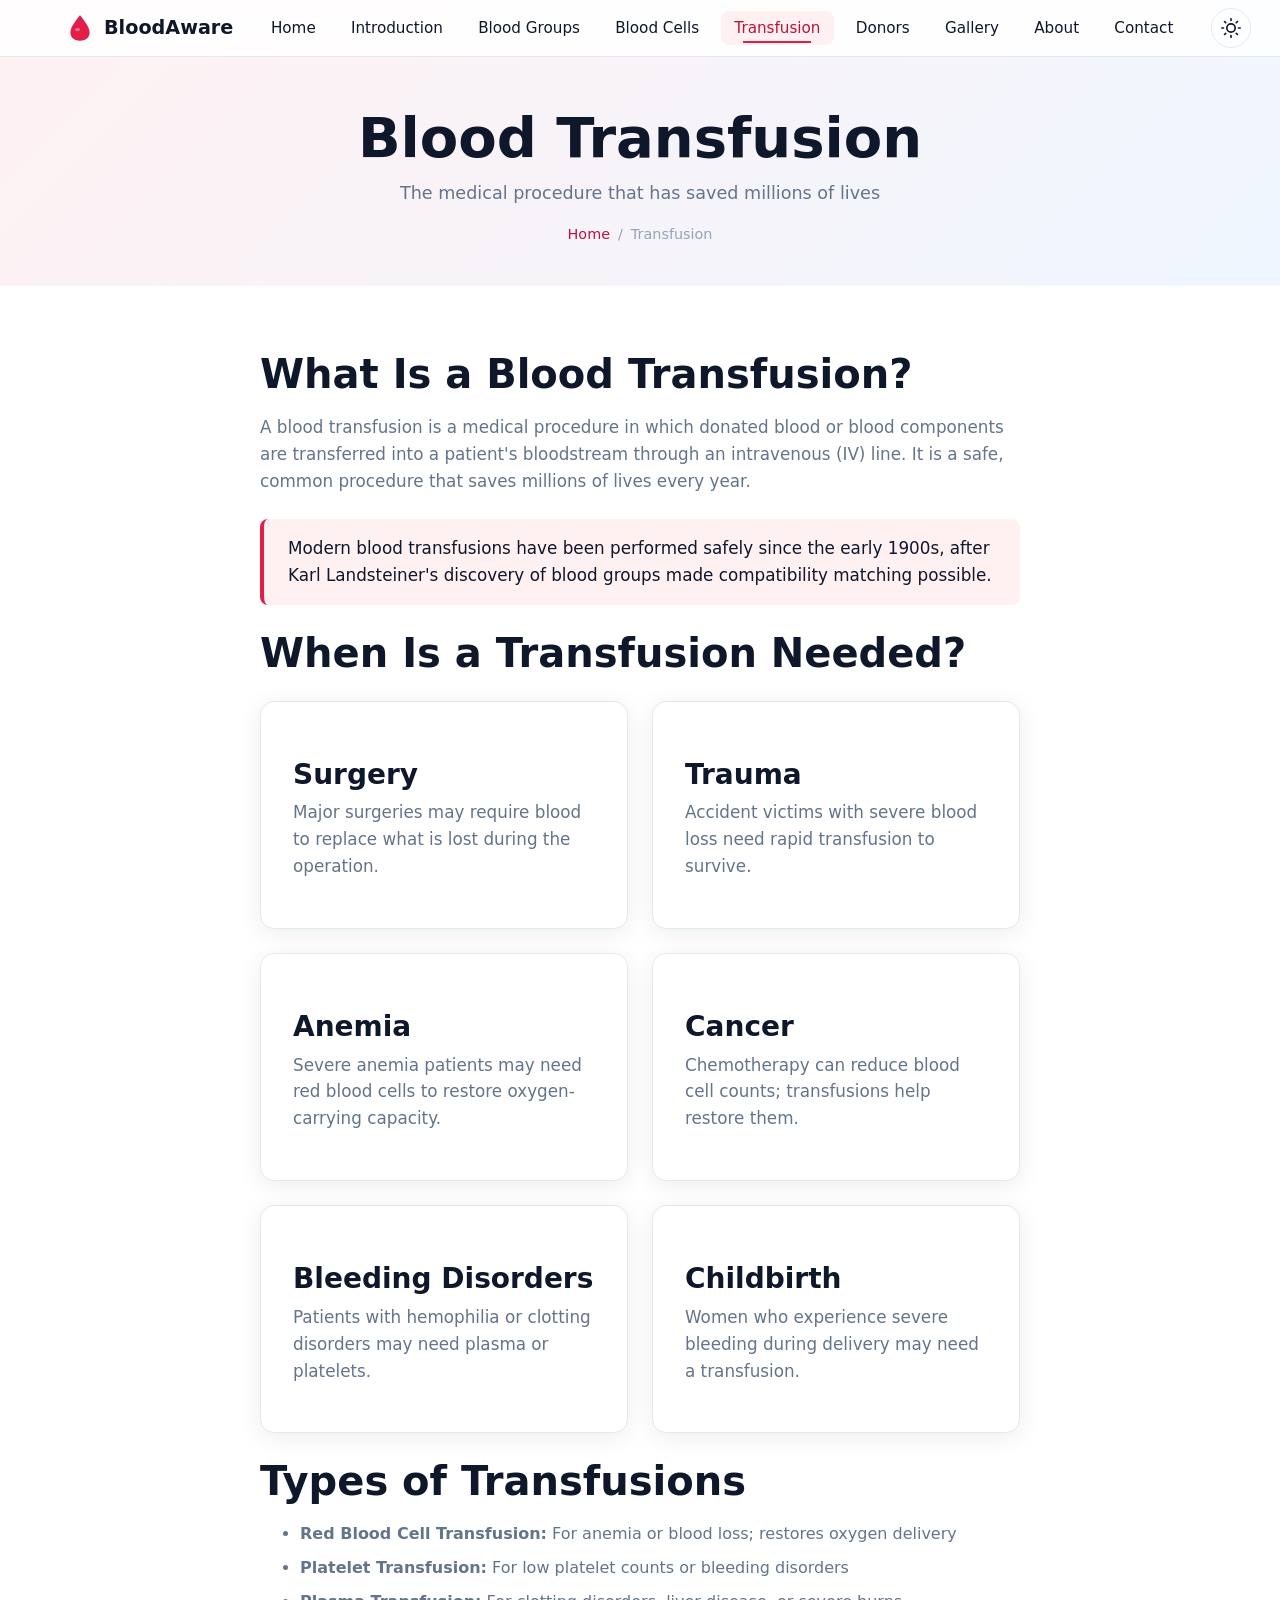
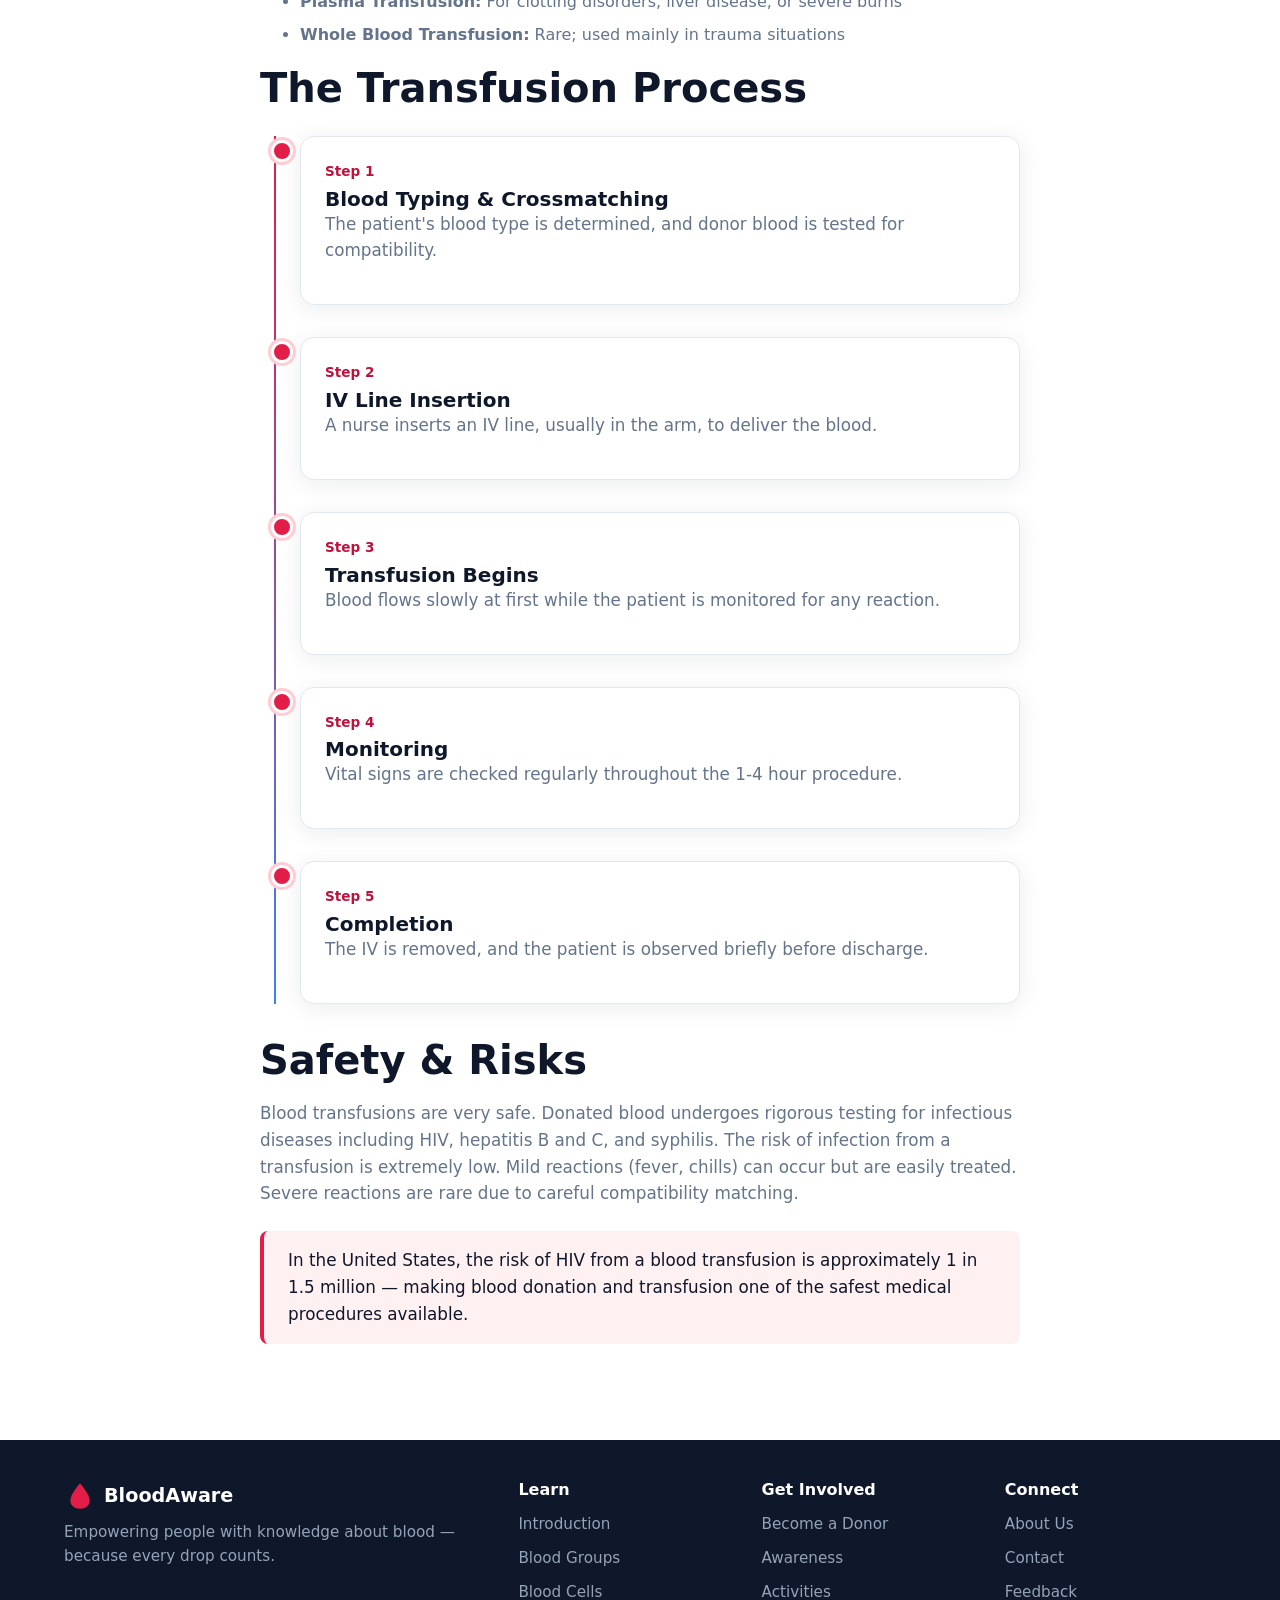
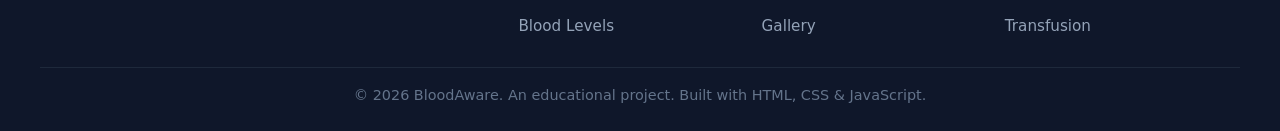
<file: pages/transfusion.html>
<!DOCTYPE html>
<html lang="en">
<head>
  <meta charset="UTF-8" />
  <meta name="viewport" content="width=device-width, initial-scale=1.0" />
  <title>Transfusion — BloodAware</title>
  <meta name="description" content="How blood transfusions work, when they are needed, and the safety behind the process." />
  <link rel="icon" type="image/svg+xml" href="../images/favicon.svg" />
  <link rel="stylesheet" href="../css/style.css" />
  <link rel="stylesheet" href="../css/animations.css" />
  <link rel="stylesheet" href="../css/responsive.css" />
</head>
<body>

  <header class="navbar">
    <nav class="nav-container">
      <a href="../index.html" class="nav-logo">
        <svg class="drop" viewBox="0 0 100 100" xmlns="http://www.w3.org/2000/svg"><path d="M50 10 C30 35 20 50 20 65 C20 80 33 90 50 90 C67 90 80 80 80 65 C80 50 70 35 50 10Z" fill="#e11d48"/><ellipse cx="42" cy="55" rx="8" ry="5" fill="#fff" opacity="0.4"/></svg>
        <span>BloodAware</span>
      </a>
      <ul class="nav-menu">
        <li><a href="../index.html" class="nav-link">Home</a></li>
        <li><a href="introduction.html" class="nav-link">Introduction</a></li>
        <li><a href="blood-groups.html" class="nav-link">Blood Groups</a></li>
        <li><a href="blood-cells.html" class="nav-link">Blood Cells</a></li>
        <li><a href="transfusion.html" class="nav-link">Transfusion</a></li>
        <li><a href="donors.html" class="nav-link">Donors</a></li>
        <li><a href="gallery.html" class="nav-link">Gallery</a></li>
        <li><a href="about.html" class="nav-link">About</a></li>
        <li><a href="contact.html" class="nav-link">Contact</a></li>
      </ul>
      <div class="nav-actions">
        <button class="theme-toggle" aria-label="Toggle theme">
          <svg class="sun" xmlns="http://www.w3.org/2000/svg" viewBox="0 0 24 24" fill="none" stroke="currentColor" stroke-width="2" stroke-linecap="round" stroke-linejoin="round"><circle cx="12" cy="12" r="5"/><line x1="12" y1="1" x2="12" y2="3"/><line x1="12" y1="21" x2="12" y2="23"/><line x1="4.22" y1="4.22" x2="5.64" y2="5.64"/><line x1="18.36" y1="18.36" x2="19.78" y2="19.78"/><line x1="1" y1="12" x2="3" y2="12"/><line x1="21" y1="12" x2="23" y2="12"/><line x1="4.22" y1="19.78" x2="5.64" y2="18.36"/><line x1="18.36" y1="5.64" x2="19.78" y2="4.22"/></svg>
          <svg class="moon" xmlns="http://www.w3.org/2000/svg" viewBox="0 0 24 24" fill="none" stroke="currentColor" stroke-width="2" stroke-linecap="round" stroke-linejoin="round"><path d="M21 12.79A9 9 0 1 1 11.21 3 7 7 0 0 0 21 12.79z"/></svg>
        </button>
        <button class="hamburger" aria-label="Menu"><span></span><span></span><span></span></button>
      </div>
    </nav>
  </header>

  <section class="page-hero">
    <div class="container">
      <h1 class="animate-fade-in-up">Blood Transfusion</h1>
      <p class="animate-fade-in-up delay-1">The medical procedure that has saved millions of lives</p>
      <div class="breadcrumb"><a href="../index.html">Home</a> <span>/</span> <span>Transfusion</span></div>
    </div>
  </section>

  <section class="section">
    <div class="container">
      <div class="content-block">
        <h2 class="reveal">What Is a Blood Transfusion?</h2>
        <p class="reveal">A blood transfusion is a medical procedure in which donated blood or blood components are transferred into a patient's bloodstream through an intravenous (IV) line. It is a safe, common procedure that saves millions of lives every year.</p>

        <div class="info-banner reveal">
          <p>Modern blood transfusions have been performed safely since the early 1900s, after Karl Landsteiner's discovery of blood groups made compatibility matching possible.</p>
        </div>

        <h2 class="reveal">When Is a Transfusion Needed?</h2>
        <div class="card-grid reveal" style="margin: var(--space-3) 0;">
          <div class="card"><h3>Surgery</h3><p>Major surgeries may require blood to replace what is lost during the operation.</p></div>
          <div class="card"><h3>Trauma</h3><p>Accident victims with severe blood loss need rapid transfusion to survive.</p></div>
          <div class="card"><h3>Anemia</h3><p>Severe anemia patients may need red blood cells to restore oxygen-carrying capacity.</p></div>
          <div class="card"><h3>Cancer</h3><p>Chemotherapy can reduce blood cell counts; transfusions help restore them.</p></div>
          <div class="card"><h3>Bleeding Disorders</h3><p>Patients with hemophilia or clotting disorders may need plasma or platelets.</p></div>
          <div class="card"><h3>Childbirth</h3><p>Women who experience severe bleeding during delivery may need a transfusion.</p></div>
        </div>

        <h2 class="reveal">Types of Transfusions</h2>
        <ul class="reveal">
          <li><strong>Red Blood Cell Transfusion:</strong> For anemia or blood loss; restores oxygen delivery</li>
          <li><strong>Platelet Transfusion:</strong> For low platelet counts or bleeding disorders</li>
          <li><strong>Plasma Transfusion:</strong> For clotting disorders, liver disease, or severe burns</li>
          <li><strong>Whole Blood Transfusion:</strong> Rare; used mainly in trauma situations</li>
        </ul>

        <h2 class="reveal">The Transfusion Process</h2>
        <div class="timeline reveal" style="margin-top: var(--space-3);">
          <div class="timeline-item">
            <div class="timeline-card">
              <div class="timeline-date">Step 1</div>
              <h4>Blood Typing &amp; Crossmatching</h4>
              <p>The patient's blood type is determined, and donor blood is tested for compatibility.</p>
            </div>
          </div>
          <div class="timeline-item">
            <div class="timeline-card">
              <div class="timeline-date">Step 2</div>
              <h4>IV Line Insertion</h4>
              <p>A nurse inserts an IV line, usually in the arm, to deliver the blood.</p>
            </div>
          </div>
          <div class="timeline-item">
            <div class="timeline-card">
              <div class="timeline-date">Step 3</div>
              <h4>Transfusion Begins</h4>
              <p>Blood flows slowly at first while the patient is monitored for any reaction.</p>
            </div>
          </div>
          <div class="timeline-item">
            <div class="timeline-card">
              <div class="timeline-date">Step 4</div>
              <h4>Monitoring</h4>
              <p>Vital signs are checked regularly throughout the 1-4 hour procedure.</p>
            </div>
          </div>
          <div class="timeline-item">
            <div class="timeline-card">
              <div class="timeline-date">Step 5</div>
              <h4>Completion</h4>
              <p>The IV is removed, and the patient is observed briefly before discharge.</p>
            </div>
          </div>
        </div>

        <h2 class="reveal">Safety &amp; Risks</h2>
        <p class="reveal">Blood transfusions are very safe. Donated blood undergoes rigorous testing for infectious diseases including HIV, hepatitis B and C, and syphilis. The risk of infection from a transfusion is extremely low. Mild reactions (fever, chills) can occur but are easily treated. Severe reactions are rare due to careful compatibility matching.</p>

        <div class="info-banner reveal">
          <p>In the United States, the risk of HIV from a blood transfusion is approximately 1 in 1.5 million — making blood donation and transfusion one of the safest medical procedures available.</p>
        </div>
      </div>
    </div>
  </section>

  <footer class="footer">
    <div class="footer-grid">
      <div class="footer-brand">
        <a href="../index.html" class="nav-logo"><svg class="drop" viewBox="0 0 100 100" xmlns="http://www.w3.org/2000/svg"><path d="M50 10 C30 35 20 50 20 65 C20 80 33 90 50 90 C67 90 80 80 80 65 C80 50 70 35 50 10Z" fill="#e11d48"/></svg><span>BloodAware</span></a>
        <p>Empowering people with knowledge about blood — because every drop counts.</p>
      </div>
      <div class="footer-col"><h4>Learn</h4><a href="introduction.html">Introduction</a><a href="blood-groups.html">Blood Groups</a><a href="blood-cells.html">Blood Cells</a><a href="blood-levels.html">Blood Levels</a></div>
      <div class="footer-col"><h4>Get Involved</h4><a href="donors.html">Become a Donor</a><a href="awareness.html">Awareness</a><a href="activities.html">Activities</a><a href="gallery.html">Gallery</a></div>
      <div class="footer-col"><h4>Connect</h4><a href="about.html">About Us</a><a href="contact.html">Contact</a><a href="feedback.html">Feedback</a><a href="transfusion.html">Transfusion</a></div>
    </div>
    <div class="footer-bottom"><p>&copy; <span id="year">2026</span> BloodAware. An educational project. Built with HTML, CSS &amp; JavaScript.</p></div>
  </footer>

  <script src="../js/main.js"></script>
</body>
</html>
</file>
<file: css/style.css>
/* ============================================
   Global Styles
   ============================================ */
:root {
  /* Color system */
  --primary-50: #fff1f2;
  --primary-100: #ffe4e6;
  --primary-200: #fecdd3;
  --primary-300: #fda4af;
  --primary-400: #fb7185;
  --primary-500: #e11d48;
  --primary-600: #be123c;
  --primary-700: #9f1239;
  --primary-800: #881337;
  --primary-900: #4c0519;

  --secondary-50: #eff6ff;
  --secondary-100: #dbeafe;
  --secondary-200: #bfdbfe;
  --secondary-300: #93c5fd;
  --secondary-400: #60a5fa;
  --secondary-500: #3b82f6;
  --secondary-600: #2563eb;
  --secondary-700: #1d4ed8;

  --accent-400: #f59e0b;
  --accent-500: #d97706;

  --success-500: #10b981;
  --warning-500: #f59e0b;
  --error-500: #ef4444;

  --neutral-0: #ffffff;
  --neutral-50: #f8fafc;
  --neutral-100: #f1f5f9;
  --neutral-200: #e2e8f0;
  --neutral-300: #cbd5e1;
  --neutral-400: #94a3b8;
  --neutral-500: #64748b;
  --neutral-600: #475569;
  --neutral-700: #334155;
  --neutral-800: #1e293b;
  --neutral-900: #0f172a;

  /* Dark theme */
  --bg: #ffffff;
  --bg-alt: #f8fafc;
  --text: #0f172a;
  --text-muted: #64748b;
  --border: #e2e8f0;
  --card-bg: #ffffff;
  --nav-bg: rgba(255, 255, 255, 0.85);
  --shadow: 0 4px 24px rgba(15, 23, 42, 0.08);
  --shadow-lg: 0 12px 40px rgba(15, 23, 42, 0.12);

  /* Spacing (8px system) */
  --space-1: 0.5rem;
  --space-2: 1rem;
  --space-3: 1.5rem;
  --space-4: 2rem;
  --space-5: 2.5rem;
  --space-6: 3rem;
  --space-8: 4rem;
  --space-10: 5rem;

  /* Typography */
  --font-sans: 'Segoe UI', system-ui, -apple-system, sans-serif;
  --radius: 14px;
  --radius-sm: 8px;
  --transition: 0.3s cubic-bezier(0.4, 0, 0.2, 1);
}

[data-theme="dark"] {
  --bg: #0f172a;
  --bg-alt: #1e293b;
  --text: #f1f5f9;
  --text-muted: #94a3b8;
  --border: #334155;
  --card-bg: #1e293b;
  --nav-bg: rgba(15, 23, 42, 0.85);
  --shadow: 0 4px 24px rgba(0, 0, 0, 0.3);
  --shadow-lg: 0 12px 40px rgba(0, 0, 0, 0.4);
}

* {
  margin: 0;
  padding: 0;
  box-sizing: border-box;
}

html {
  scroll-behavior: smooth;
  scroll-padding-top: 90px;
}

body {
  font-family: var(--font-sans);
  color: var(--text);
  background-color: var(--bg);
  line-height: 1.6;
  transition: background-color var(--transition), color var(--transition);
  overflow-x: hidden;
}

a {
  color: var(--primary-600);
  text-decoration: none;
  transition: color var(--transition);
}

a:hover {
  color: var(--primary-500);
}

img {
  max-width: 100%;
  display: block;
}

ul {
  list-style: none;
}

/* ============================================
   Typography
   ============================================ */
h1, h2, h3, h4, h5 {
  line-height: 1.2;
  font-weight: 700;
  color: var(--text);
}

h1 { font-size: clamp(2rem, 5vw, 3.5rem); }
h2 { font-size: clamp(1.5rem, 3.5vw, 2.5rem); }
h3 { font-size: clamp(1.2rem, 2.5vw, 1.75rem); }
h4 { font-size: 1.25rem; }

p { color: var(--text-muted); }

.section-title {
  text-align: center;
  margin-bottom: var(--space-1);
}

.section-subtitle {
  text-align: center;
  color: var(--text-muted);
  max-width: 640px;
  margin: 0 auto var(--space-5);
  font-size: 1.05rem;
}

.gradient-text {
  background: linear-gradient(135deg, var(--primary-500), var(--primary-700));
  -webkit-background-clip: text;
  background-clip: text;
  -webkit-text-fill-color: transparent;
}

/* ============================================
   Layout
   ============================================ */
.container {
  max-width: 1200px;
  margin: 0 auto;
  padding: 0 var(--space-3);
}

.section {
  padding: var(--space-8) 0;
}

.section-alt {
  background-color: var(--bg-alt);
}

/* ============================================
   Navigation
   ============================================ */
.navbar {
  position: fixed;
  top: 0;
  left: 0;
  width: 100%;
  z-index: 1000;
  background: var(--nav-bg);
  backdrop-filter: blur(12px);
  -webkit-backdrop-filter: blur(12px);
  border-bottom: 1px solid var(--border);
  transition: all var(--transition);
}

.nav-container {
  max-width: 1200px;
  margin: 0 auto;
  padding: var(--space-1) var(--space-3);
  display: flex;
  align-items: center;
  justify-content: space-between;
  gap: var(--space-3);
}

.nav-logo {
  display: flex;
  align-items: center;
  gap: var(--space-1);
  font-weight: 700;
  font-size: 1.2rem;
  color: var(--text);
  white-space: nowrap;
}

.nav-logo .drop {
  width: 32px;
  height: 32px;
  flex-shrink: 0;
}

.nav-menu {
  display: flex;
  align-items: center;
  gap: var(--space-1);
}

.nav-link {
  color: var(--text);
  font-weight: 500;
  padding: 0.5rem 0.85rem;
  border-radius: var(--radius-sm);
  transition: all var(--transition);
  font-size: 0.95rem;
  white-space: nowrap;
}

.nav-link:hover,
.nav-link.active {
  color: var(--primary-600);
  background-color: var(--primary-50);
}

[data-theme="dark"] .nav-link:hover,
[data-theme="dark"] .nav-link.active {
  background-color: rgba(225, 29, 72, 0.15);
}

.nav-actions {
  display: flex;
  align-items: center;
  gap: var(--space-1);
}

.theme-toggle {
  background: none;
  border: 1px solid var(--border);
  width: 40px;
  height: 40px;
  border-radius: 50%;
  cursor: pointer;
  display: flex;
  align-items: center;
  justify-content: center;
  color: var(--text);
  transition: all var(--transition);
}

.theme-toggle:hover {
  border-color: var(--primary-500);
  color: var(--primary-500);
  transform: scale(1.1);
}

.theme-toggle svg { width: 20px; height: 20px; }
.theme-toggle .moon { display: none; }
.theme-toggle .sun { display: block; }
[data-theme="dark"] .theme-toggle .moon { display: block; }
[data-theme="dark"] .theme-toggle .sun { display: none; }

.hamburger {
  display: none;
  flex-direction: column;
  gap: 5px;
  background: none;
  border: none;
  cursor: pointer;
  padding: 8px;
}

.hamburger span {
  width: 24px;
  height: 2px;
  background-color: var(--text);
  border-radius: 2px;
  transition: all var(--transition);
}

.hamburger.open span:nth-child(1) { transform: translateY(7px) rotate(45deg); }
.hamburger.open span:nth-child(2) { opacity: 0; }
.hamburger.open span:nth-child(3) { transform: translateY(-7px) rotate(-45deg); }

/* ============================================
   Buttons
   ============================================ */
.btn {
  display: inline-flex;
  align-items: center;
  justify-content: center;
  gap: 0.5rem;
  padding: 0.75rem 1.75rem;
  border-radius: var(--radius-sm);
  font-weight: 600;
  font-size: 1rem;
  font-family: inherit;
  cursor: pointer;
  border: none;
  transition: all var(--transition);
  text-decoration: none;
}

.btn-primary {
  background: linear-gradient(135deg, var(--primary-500), var(--primary-700));
  color: #fff;
  box-shadow: 0 4px 14px rgba(225, 29, 72, 0.35);
}

.btn-primary:hover {
  transform: translateY(-2px);
  box-shadow: 0 8px 24px rgba(225, 29, 72, 0.45);
  color: #fff;
}

.btn-secondary {
  background-color: var(--bg);
  color: var(--text);
  border: 1px solid var(--border);
}

.btn-secondary:hover {
  border-color: var(--primary-500);
  color: var(--primary-500);
  transform: translateY(-2px);
}

.btn-ghost {
  background: transparent;
  color: var(--primary-600);
  border: 1px solid var(--primary-500);
}

.btn-ghost:hover {
  background: var(--primary-500);
  color: #fff;
}

/* ============================================
   Hero
   ============================================ */
.hero {
  min-height: 100vh;
  display: flex;
  align-items: center;
  position: relative;
  padding: var(--space-8) 0 var(--space-6);
  background: linear-gradient(135deg, var(--primary-50), var(--secondary-50));
  overflow: hidden;
}

[data-theme="dark"] .hero {
  background: linear-gradient(135deg, var(--neutral-900), var(--neutral-800));
}

.hero::before {
  content: '';
  position: absolute;
  top: -10%;
  right: -5%;
  width: 500px;
  height: 500px;
  background: radial-gradient(circle, rgba(225, 29, 72, 0.12), transparent 70%);
  border-radius: 50%;
  animation: float 6s ease-in-out infinite;
}

.hero::after {
  content: '';
  position: absolute;
  bottom: -10%;
  left: -5%;
  width: 400px;
  height: 400px;
  background: radial-gradient(circle, rgba(59, 130, 246, 0.1), transparent 70%);
  border-radius: 50%;
  animation: float 8s ease-in-out infinite reverse;
}

.hero-container {
  max-width: 1200px;
  margin: 0 auto;
  padding: 0 var(--space-3);
  display: grid;
  grid-template-columns: 1fr 1fr;
  align-items: center;
  gap: var(--space-5);
  position: relative;
  z-index: 1;
  width: 100%;
}

.hero-content { max-width: 560px; }

.hero-badge {
  display: inline-flex;
  align-items: center;
  gap: 0.5rem;
  padding: 0.4rem 1rem;
  background-color: rgba(225, 29, 72, 0.1);
  color: var(--primary-600);
  border-radius: 50px;
  font-size: 0.875rem;
  font-weight: 600;
  margin-bottom: var(--space-3);
}

.hero h1 {
  margin-bottom: var(--space-2);
}

.hero p {
  font-size: 1.15rem;
  margin-bottom: var(--space-4);
}

.hero-actions {
  display: flex;
  gap: var(--space-1);
  flex-wrap: wrap;
}

.hero-visual {
  display: flex;
  justify-content: center;
  align-items: center;
}

.hero-drop {
  width: clamp(220px, 30vw, 340px);
  height: auto;
  filter: drop-shadow(0 20px 40px rgba(225, 29, 72, 0.3));
  animation: floatDrop 4s ease-in-out infinite;
}

/* ============================================
   Cards
   ============================================ */
.card-grid {
  display: grid;
  grid-template-columns: repeat(auto-fit, minmax(280px, 1fr));
  gap: var(--space-3);
}

.card {
  background-color: var(--card-bg);
  border: 1px solid var(--border);
  border-radius: var(--radius);
  padding: var(--space-4);
  box-shadow: var(--shadow);
  transition: transform var(--transition), box-shadow var(--transition), border-color var(--transition);
}

.card:hover {
  transform: translateY(-6px);
  box-shadow: var(--shadow-lg);
  border-color: var(--primary-300);
}

.card-icon {
  width: 56px;
  height: 56px;
  border-radius: 14px;
  display: flex;
  align-items: center;
  justify-content: center;
  margin-bottom: var(--space-2);
  background: linear-gradient(135deg, var(--primary-50), var(--primary-100));
}

[data-theme="dark"] .card-icon {
  background: linear-gradient(135deg, rgba(225, 29, 72, 0.2), rgba(225, 29, 72, 0.1));
}

.card-icon svg { width: 28px; height: 28px; }

.card h3 { margin-bottom: var(--space-1); }
.card p { font-size: 0.95rem; }

.card-link {
  display: inline-flex;
  align-items: center;
  gap: 0.3rem;
  margin-top: var(--space-2);
  font-weight: 600;
  font-size: 0.9rem;
}

.card-link svg { width: 16px; height: 16px; transition: transform var(--transition); }
.card-link:hover svg { transform: translateX(4px); }

/* ============================================
   Stats / Counters
   ============================================ */
.stats-grid {
  display: grid;
  grid-template-columns: repeat(auto-fit, minmax(200px, 1fr));
  gap: var(--space-3);
  text-align: center;
}

.stat-item {
  padding: var(--space-4);
}

.stat-number {
  font-size: clamp(2rem, 4vw, 3rem);
  font-weight: 800;
  color: var(--primary-600);
  line-height: 1;
}

.stat-label {
  margin-top: var(--space-1);
  color: var(--text-muted);
  font-weight: 500;
}

/* ============================================
   Page Hero (inner pages)
   ============================================ */
.page-hero {
  padding: calc(var(--space-8) + 40px) 0 var(--space-5);
  background: linear-gradient(135deg, var(--primary-50), var(--secondary-50));
  text-align: center;
}

[data-theme="dark"] .page-hero {
  background: linear-gradient(135deg, var(--neutral-900), var(--neutral-800));
}

.page-hero h1 { margin-bottom: var(--space-1); }
.page-hero p { font-size: 1.1rem; max-width: 640px; margin: 0 auto; }

.breadcrumb {
  display: flex;
  justify-content: center;
  gap: 0.5rem;
  margin-top: var(--space-2);
  font-size: 0.9rem;
  color: var(--text-muted);
}

.breadcrumb a { color: var(--primary-600); }
.breadcrumb span { color: var(--neutral-400); }

/* ============================================
   Content blocks
   ============================================ */
.content-block {
  max-width: 760px;
  margin: 0 auto var(--space-4);
}

.content-block h2 {
  margin-bottom: var(--space-2);
}

.content-block h3 {
  margin: var(--space-3) 0 var(--space-1);
}

.content-block p {
  margin-bottom: var(--space-2);
  font-size: 1.05rem;
}

.content-block ul,
.content-block ol {
  margin: var(--space-1) 0 var(--space-2) var(--space-3);
  padding-left: var(--space-2);
}

.content-block li {
  margin-bottom: 0.5rem;
  color: var(--text-muted);
}

.content-block ul li { list-style: disc; }
.content-block ol li { list-style: decimal; }

.info-banner {
  display: flex;
  gap: var(--space-1);
  padding: var(--space-2) var(--space-3);
  border-radius: var(--radius-sm);
  margin: var(--space-3) 0;
  border-left: 4px solid var(--primary-500);
  background-color: var(--primary-50);
}

[data-theme="dark"] .info-banner {
  background-color: rgba(225, 29, 72, 0.1);
}

.info-banner p { margin: 0; color: var(--text); }

.two-col {
  display: grid;
  grid-template-columns: 1fr 1fr;
  gap: var(--space-4);
  align-items: center;
}

.feature-list {
  display: grid;
  gap: var(--space-2);
}

.feature-item {
  display: flex;
  gap: var(--space-1);
  align-items: flex-start;
}

.feature-item .check {
  width: 24px;
  height: 24px;
  border-radius: 50%;
  background-color: var(--success-500);
  display: flex;
  align-items: center;
  justify-content: center;
  flex-shrink: 0;
  color: #fff;
  font-weight: 700;
  font-size: 0.8rem;
}

/* ============================================
   Blood Group Cards
   ============================================ */
.blood-group-grid {
  display: grid;
  grid-template-columns: repeat(auto-fit, minmax(160px, 1fr));
  gap: var(--space-2);
}

.blood-group-card {
  background-color: var(--card-bg);
  border: 2px solid var(--border);
  border-radius: var(--radius);
  padding: var(--space-3);
  text-align: center;
  cursor: pointer;
  transition: all var(--transition);
}

.blood-group-card:hover {
  border-color: var(--primary-500);
  transform: scale(1.05);
  box-shadow: var(--shadow-lg);
}

.blood-group-card.active {
  border-color: var(--primary-500);
  background-color: var(--primary-50);
}

[data-theme="dark"] .blood-group-card.active {
  background-color: rgba(225, 29, 72, 0.12);
}

.blood-group-symbol {
  font-size: 2.5rem;
  font-weight: 800;
  color: var(--primary-600);
  margin-bottom: 0.25rem;
}

.blood-group-card .label {
  font-size: 0.85rem;
  color: var(--text-muted);
}

/* Compatibility tool */
.compat-tool {
  background-color: var(--card-bg);
  border: 1px solid var(--border);
  border-radius: var(--radius);
  padding: var(--space-4);
  box-shadow: var(--shadow);
  max-width: 720px;
  margin: 0 auto;
}

.compat-controls {
  display: flex;
  gap: var(--space-2);
  align-items: flex-end;
  flex-wrap: wrap;
  margin-bottom: var(--space-3);
}

.form-group {
  display: flex;
  flex-direction: column;
  gap: 0.4rem;
  flex: 1;
  min-width: 200px;
}

.form-group label {
  font-weight: 600;
  font-size: 0.9rem;
  color: var(--text);
}

select, input, textarea {
  padding: 0.7rem 1rem;
  border: 1px solid var(--border);
  border-radius: var(--radius-sm);
  font-size: 1rem;
  font-family: inherit;
  background-color: var(--bg);
  color: var(--text);
  transition: border-color var(--transition);
}

select:focus, input:focus, textarea:focus {
  outline: none;
  border-color: var(--primary-500);
  box-shadow: 0 0 0 3px rgba(225, 29, 72, 0.15);
}

.compat-result {
  display: grid;
  gap: var(--space-2);
}

.compat-section {
  padding: var(--space-2) var(--space-3);
  border-radius: var(--radius-sm);
}

.compat-section.donate {
  background-color: rgba(16, 185, 129, 0.1);
  border: 1px solid rgba(16, 185, 129, 0.3);
}

.compat-section.receive {
  background-color: rgba(59, 130, 246, 0.1);
  border: 1px solid rgba(59, 130, 246, 0.3);
}

.compat-section h4 {
  margin-bottom: var(--space-1);
  display: flex;
  align-items: center;
  gap: 0.5rem;
}

.compat-tags {
  display: flex;
  flex-wrap: wrap;
  gap: 0.5rem;
}

.compat-tag {
  padding: 0.35rem 0.9rem;
  border-radius: 50px;
  font-weight: 600;
  font-size: 0.9rem;
  background-color: var(--card-bg);
  border: 1px solid var(--border);
}

.compat-tag.donate { color: var(--success-500); border-color: var(--success-500); }
.compat-tag.receive { color: var(--secondary-600); border-color: var(--secondary-500); }

/* ============================================
   Gallery
   ============================================ */
.gallery-grid {
  display: grid;
  grid-template-columns: repeat(auto-fill, minmax(250px, 1fr));
  gap: var(--space-2);
}

.gallery-item {
  position: relative;
  border-radius: var(--radius);
  overflow: hidden;
  cursor: pointer;
  aspect-ratio: 4 / 3;
  background: linear-gradient(135deg, var(--primary-200), var(--primary-400));
  display: flex;
  align-items: center;
  justify-content: center;
  box-shadow: var(--shadow);
  transition: transform var(--transition), box-shadow var(--transition);
}

.gallery-item:hover {
  transform: scale(1.03);
  box-shadow: var(--shadow-lg);
}

.gallery-item svg {
  width: 60%;
  height: 60%;
}

.gallery-overlay {
  position: absolute;
  inset: 0;
  background: linear-gradient(to top, rgba(15, 23, 42, 0.8), transparent 60%);
  display: flex;
  align-items: flex-end;
  padding: var(--space-2);
  opacity: 0;
  transition: opacity var(--transition);
}

.gallery-item:hover .gallery-overlay { opacity: 1; }

.gallery-overlay span {
  color: #fff;
  font-weight: 600;
  font-size: 0.95rem;
}

.gallery-filter {
  display: flex;
  gap: 0.5rem;
  justify-content: center;
  flex-wrap: wrap;
  margin-bottom: var(--space-4);
}

.filter-btn {
  padding: 0.5rem 1.25rem;
  border-radius: 50px;
  border: 1px solid var(--border);
  background-color: var(--card-bg);
  color: var(--text);
  cursor: pointer;
  font-family: inherit;
  font-weight: 500;
  transition: all var(--transition);
}

.filter-btn:hover { border-color: var(--primary-500); color: var(--primary-500); }
.filter-btn.active {
  background: linear-gradient(135deg, var(--primary-500), var(--primary-700));
  color: #fff;
  border-color: transparent;
}

/* Lightbox */
.lightbox {
  position: fixed;
  inset: 0;
  background-color: rgba(0, 0, 0, 0.85);
  z-index: 2000;
  display: none;
  align-items: center;
  justify-content: center;
  padding: var(--space-3);
}

.lightbox.open { display: flex; }

.lightbox-content {
  max-width: 600px;
  width: 100%;
  background-color: var(--card-bg);
  border-radius: var(--radius);
  padding: var(--space-4);
  text-align: center;
  position: relative;
  animation: scaleIn 0.3s ease;
}

.lightbox-content svg { width: 100%; max-height: 300px; }

.lightbox-close {
  position: absolute;
  top: var(--space-1);
  right: var(--space-1);
  width: 36px;
  height: 36px;
  border-radius: 50%;
  border: none;
  background-color: var(--neutral-100);
  color: var(--text);
  cursor: pointer;
  font-size: 1.2rem;
  display: flex;
  align-items: center;
  justify-content: center;
  transition: background-color var(--transition);
}

.lightbox-close:hover { background-color: var(--primary-100); }

.lightbox-content h3 { margin: var(--space-2) 0 var(--space-1); }
.lightbox-content p { font-size: 0.95rem; }

/* ============================================
   Forms
   ============================================ */
.form-card {
  background-color: var(--card-bg);
  border: 1px solid var(--border);
  border-radius: var(--radius);
  padding: var(--space-4);
  box-shadow: var(--shadow);
  max-width: 640px;
  margin: 0 auto;
}

.form-row {
  display: grid;
  grid-template-columns: 1fr 1fr;
  gap: var(--space-2);
}

.form-field {
  margin-bottom: var(--space-2);
}

.form-field label {
  display: block;
  margin-bottom: 0.4rem;
  font-weight: 600;
  font-size: 0.9rem;
}

.form-field label .req { color: var(--primary-500); }

.form-field input,
.form-field textarea,
.form-field select {
  width: 100%;
}

.form-field textarea { min-height: 120px; resize: vertical; }

.form-field .error-msg {
  color: var(--error-500);
  font-size: 0.8rem;
  margin-top: 0.3rem;
  display: none;
}

.form-field.error input,
.form-field.error textarea,
.form-field.error select {
  border-color: var(--error-500);
}

.form-field.error .error-msg { display: block; }

.form-success {
  display: none;
  padding: var(--space-2) var(--space-3);
  background-color: rgba(16, 185, 129, 0.1);
  border: 1px solid var(--success-500);
  border-radius: var(--radius-sm);
  color: var(--success-500);
  margin-bottom: var(--space-2);
  font-weight: 500;
}

.form-success.show { display: block; animation: fadeIn 0.4s ease; }

.rating-stars {
  display: flex;
  gap: 0.25rem;
  font-size: 1.8rem;
  cursor: pointer;
}

.rating-stars span {
  color: var(--neutral-300);
  transition: color var(--transition), transform 0.15s ease;
  user-select: none;
}

.rating-stars span:hover { transform: scale(1.2); }
.rating-stars span.active { color: var(--accent-400); }

/* ============================================
   Timeline / Activities
   ============================================ */
.timeline {
  max-width: 760px;
  margin: 0 auto;
  position: relative;
  padding-left: var(--space-5);
}

.timeline::before {
  content: '';
  position: absolute;
  left: 14px;
  top: 0;
  bottom: 0;
  width: 2px;
  background: linear-gradient(to bottom, var(--primary-500), var(--secondary-500));
}

.timeline-item {
  position: relative;
  margin-bottom: var(--space-4);
}

.timeline-item::before {
  content: '';
  position: absolute;
  left: -29px;
  top: 4px;
  width: 16px;
  height: 16px;
  border-radius: 50%;
  background-color: var(--primary-500);
  border: 3px solid var(--bg);
  box-shadow: 0 0 0 3px var(--primary-200);
}

.timeline-card {
  background-color: var(--card-bg);
  border: 1px solid var(--border);
  border-radius: var(--radius);
  padding: var(--space-3);
  box-shadow: var(--shadow);
}

.timeline-date {
  font-size: 0.85rem;
  font-weight: 600;
  color: var(--primary-600);
  margin-bottom: 0.25rem;
}

/* ============================================
   Table
   ============================================ */
.table-wrap {
  overflow-x: auto;
  border-radius: var(--radius);
  border: 1px solid var(--border);
}

table {
  width: 100%;
  border-collapse: collapse;
  background-color: var(--card-bg);
}

th, td {
  padding: var(--space-1) var(--space-2);
  text-align: left;
  border-bottom: 1px solid var(--border);
}

th {
  background-color: var(--bg-alt);
  font-weight: 700;
  color: var(--text);
  font-size: 0.9rem;
}

td { color: var(--text-muted); font-size: 0.95rem; }
tbody tr:hover { background-color: var(--primary-50); }

[data-theme="dark"] tbody tr:hover { background-color: rgba(225, 29, 72, 0.08); }

/* ============================================
   Footer
   ============================================ */
.footer {
  background-color: var(--neutral-900);
  color: var(--neutral-300);
  padding: var(--space-5) 0 var(--space-3);
}

[data-theme="dark"] .footer {
  background-color: #020617;
  border-top: 1px solid var(--border);
}

.footer-grid {
  display: grid;
  grid-template-columns: 2fr 1fr 1fr 1fr;
  gap: var(--space-4);
  max-width: 1200px;
  margin: 0 auto;
  padding: 0 var(--space-3);
}

.footer-brand .nav-logo { color: #fff; margin-bottom: var(--space-1); }
.footer-brand p { color: var(--neutral-400); font-size: 0.95rem; }

.footer-col h4 {
  color: #fff;
  margin-bottom: var(--space-1);
  font-size: 1rem;
}

.footer-col a {
  display: block;
  color: var(--neutral-400);
  padding: 0.3rem 0;
  font-size: 0.95rem;
  transition: color var(--transition);
}

.footer-col a:hover { color: var(--primary-400); }

.footer-bottom {
  max-width: 1200px;
  margin: var(--space-3) auto 0;
  padding: var(--space-2) var(--space-3) 0;
  border-top: 1px solid var(--neutral-800);
  text-align: center;
  color: var(--neutral-500);
  font-size: 0.9rem;
}

.footer-social {
  display: flex;
  gap: var(--space-1);
  margin-top: var(--space-2);
}

.footer-social a {
  width: 40px;
  height: 40px;
  border-radius: 50%;
  background-color: var(--neutral-800);
  display: flex;
  align-items: center;
  justify-content: center;
  color: var(--neutral-300);
  transition: all var(--transition);
}

.footer-social a:hover {
  background-color: var(--primary-500);
  color: #fff;
  transform: translateY(-3px);
}

.footer-social svg { width: 20px; height: 20px; }

/* ============================================
   CTA Section
   ============================================ */
.cta-section {
  background: linear-gradient(135deg, var(--primary-600), var(--primary-800));
  border-radius: var(--radius);
  padding: var(--space-5);
  text-align: center;
  color: #fff;
  max-width: 1000px;
  margin: 0 auto;
  position: relative;
  overflow: hidden;
}

.cta-section::before {
  content: '';
  position: absolute;
  top: -50%;
  right: -10%;
  width: 300px;
  height: 300px;
  background: rgba(255, 255, 255, 0.1);
  border-radius: 50%;
}

.cta-section h2 { color: #fff; margin-bottom: var(--space-1); }
.cta-section p { color: rgba(255, 255, 255, 0.9); margin-bottom: var(--space-3); }
.cta-section .btn-primary {
  background: #fff;
  color: var(--primary-600);
  box-shadow: 0 4px 14px rgba(0, 0, 0, 0.2);
}
.cta-section .btn-primary:hover { color: var(--primary-700); }

/* ============================================
   Utility
   ============================================ */
.text-center { text-align: center; }
.mt-4 { margin-top: var(--space-4); }
.mb-4 { margin-bottom: var(--space-4); }
.hidden { display: none; }

.reveal {
  opacity: 0;
  transform: translateY(30px);
  transition: opacity 0.6s ease, transform 0.6s ease;
}

.reveal.visible {
  opacity: 1;
  transform: translateY(0);
}
</file>
<file: css/animations.css>
/* ============================================
   Animations
   ============================================ */

/* Keyframes */
@keyframes fadeIn {
  from { opacity: 0; }
  to { opacity: 1; }
}

@keyframes fadeInUp {
  from { opacity: 0; transform: translateY(30px); }
  to { opacity: 1; transform: translateY(0); }
}

@keyframes fadeInLeft {
  from { opacity: 0; transform: translateX(-40px); }
  to { opacity: 1; transform: translateX(0); }
}

@keyframes fadeInRight {
  from { opacity: 0; transform: translateX(40px); }
  to { opacity: 1; transform: translateX(0); }
}

@keyframes scaleIn {
  from { opacity: 0; transform: scale(0.9); }
  to { opacity: 1; transform: scale(1); }
}

@keyframes float {
  0%, 100% { transform: translateY(0); }
  50% { transform: translateY(-20px); }
}

@keyframes floatDrop {
  0%, 100% { transform: translateY(0) rotate(0deg); }
  50% { transform: translateY(-15px) rotate(3deg); }
}

@keyframes pulse {
  0%, 100% { transform: scale(1); }
  50% { transform: scale(1.05); }
}

@keyframes spin {
  from { transform: rotate(0deg); }
  to { transform: rotate(360deg); }
}

@keyframes shimmer {
  0% { background-position: -1000px 0; }
  100% { background-position: 1000px 0; }
}

@keyframes dropFall {
  0% { transform: translateY(-100px); opacity: 0; }
  60% { transform: translateY(10px); opacity: 1; }
  100% { transform: translateY(0); opacity: 1; }
}

@keyframes heartbeat {
  0%, 100% { transform: scale(1); }
  15% { transform: scale(1.15); }
  30% { transform: scale(1); }
  45% { transform: scale(1.12); }
  60% { transform: scale(1); }
}

/* Animation utility classes */
.animate-fade-in { animation: fadeIn 0.6s ease forwards; }
.animate-fade-in-up { animation: fadeInUp 0.7s ease forwards; }
.animate-fade-in-left { animation: fadeInLeft 0.7s ease forwards; }
.animate-fade-in-right { animation: fadeInRight 0.7s ease forwards; }
.animate-scale-in { animation: scaleIn 0.5s ease forwards; }
.animate-float { animation: float 4s ease-in-out infinite; }
.animate-pulse { animation: pulse 2s ease-in-out infinite; }
.animate-heartbeat { animation: heartbeat 1.5s ease-in-out infinite; }

/* Staggered delays */
.delay-1 { animation-delay: 0.1s; }
.delay-2 { animation-delay: 0.2s; }
.delay-3 { animation-delay: 0.3s; }
.delay-4 { animation-delay: 0.4s; }
.delay-5 { animation-delay: 0.5s; }

/* Scroll reveal */
.reveal {
  opacity: 0;
  transform: translateY(30px);
  transition: opacity 0.7s cubic-bezier(0.4, 0, 0.2, 1), transform 0.7s cubic-bezier(0.4, 0, 0.2, 1);
}

.reveal.visible {
  opacity: 1;
  transform: translateY(0);
}

.reveal-left {
  opacity: 0;
  transform: translateX(-50px);
  transition: opacity 0.7s ease, transform 0.7s ease;
}

.reveal-left.visible {
  opacity: 1;
  transform: translateX(0);
}

.reveal-right {
  opacity: 0;
  transform: translateX(50px);
  transition: opacity 0.7s ease, transform 0.7s ease;
}

.reveal-right.visible {
  opacity: 1;
  transform: translateX(0);
}

.reveal-scale {
  opacity: 0;
  transform: scale(0.85);
  transition: opacity 0.6s ease, transform 0.6s ease;
}

.reveal-scale.visible {
  opacity: 1;
  transform: scale(1);
}

/* Page transition */
.page-enter {
  animation: fadeInUp 0.5s ease forwards;
}

/* Button effects */
.btn {
  position: relative;
  overflow: hidden;
}

.btn::after {
  content: '';
  position: absolute;
  top: 50%;
  left: 50%;
  width: 0;
  height: 0;
  border-radius: 50%;
  background: rgba(255, 255, 255, 0.3);
  transform: translate(-50%, -50%);
  transition: width 0.5s ease, height 0.5s ease;
}

.btn:active::after {
  width: 300px;
  height: 300px;
}

/* Card hover glow */
.card:hover .card-icon {
  animation: pulse 1.5s ease-in-out infinite;
}

/* Loading spinner */
.spinner {
  width: 40px;
  height: 40px;
  border: 3px solid var(--primary-200);
  border-top-color: var(--primary-500);
  border-radius: 50%;
  animation: spin 0.8s linear infinite;
  margin: 0 auto;
}

/* Progress bar animation */
@keyframes progressGrow {
  from { width: 0; }
  to { width: var(--progress); }
}

.progress-bar {
  height: 8px;
  border-radius: 50px;
  background-color: var(--neutral-200);
  overflow: hidden;
}

.progress-bar .fill {
  height: 100%;
  border-radius: 50px;
  background: linear-gradient(90deg, var(--primary-500), var(--primary-700));
  animation: progressGrow 1.2s ease forwards;
}

[data-theme="dark"] .progress-bar { background-color: var(--neutral-700); }

/* Floating blood drops decoration */
.floating-drop {
  position: absolute;
  opacity: 0.15;
  animation: float 5s ease-in-out infinite;
}

/* Hover lift */
.hover-lift {
  transition: transform var(--transition), box-shadow var(--transition);
}

.hover-lift:hover {
  transform: translateY(-4px);
  box-shadow: var(--shadow-lg);
}

/* Icon spin on hover */
.spin-on-hover {
  transition: transform 0.5s ease;
}

.spin-on-hover:hover {
  transform: rotate(360deg);
}

/* Underline animation for nav */
.nav-link {
  position: relative;
}

.nav-link::after {
  content: '';
  position: absolute;
  bottom: 2px;
  left: 50%;
  width: 0;
  height: 2px;
  background-color: var(--primary-500);
  transition: width 0.3s ease, left 0.3s ease;
}

.nav-link:hover::after,
.nav-link.active::after {
  width: 60%;
  left: 20%;
}

/* Reduced motion */
@media (prefers-reduced-motion: reduce) {
  *, *::before, *::after {
    animation-duration: 0.01ms !important;
    animation-iteration-count: 1 !important;
    transition-duration: 0.01ms !important;
    scroll-behavior: auto !important;
  }
}
</file>
<file: css/responsive.css>
/* ============================================
   Responsive Design
   ============================================ */

/* Large desktop (1440px+) */
@media (max-width: 1440px) {
  .container { max-width: 1200px; }
}

/* Desktop (1024px) */
@media (max-width: 1024px) {
  .hero-container { grid-template-columns: 1fr; text-align: center; }
  .hero-content { max-width: 100%; margin: 0 auto; }
  .hero-actions { justify-content: center; }
  .hero-visual { order: -1; }
  .hero-drop { width: 220px; }

  .two-col { grid-template-columns: 1fr; gap: var(--space-3); }
  .footer-grid { grid-template-columns: 1fr 1fr; gap: var(--space-3); }
  .footer-brand { grid-column: 1 / -1; }
}

/* Tablet (768px) */
@media (max-width: 768px) {
  :root { --space-8: 3rem; --space-10: 4rem; }

  .nav-menu {
    position: fixed;
    top: 64px;
    left: 0;
    width: 100%;
    height: calc(100vh - 64px);
    background-color: var(--bg);
    flex-direction: column;
    align-items: flex-start;
    padding: var(--space-3);
    gap: var(--space-1);
    transform: translateX(-100%);
    transition: transform 0.35s cubic-bezier(0.4, 0, 0.2, 1);
    overflow-y: auto;
    border-right: 1px solid var(--border);
    box-shadow: var(--shadow-lg);
  }

  .nav-menu.open { transform: translateX(0); }

  .nav-link {
    width: 100%;
    padding: 0.85rem 1rem;
    font-size: 1rem;
    border-radius: var(--radius-sm);
  }

  .nav-link:hover,
  .nav-link.active {
    background-color: var(--primary-50);
  }

  .hamburger { display: flex; }

  .section { padding: var(--space-6) 0; }

  .card-grid { grid-template-columns: 1fr; }

  .form-row { grid-template-columns: 1fr; }

  .stats-grid { grid-template-columns: 1fr 1fr; }

  .compat-controls { flex-direction: column; align-items: stretch; }
  .form-group { min-width: 100%; }

  .gallery-grid { grid-template-columns: 1fr 1fr; }

  .timeline { padding-left: var(--space-4); }

  .cta-section { padding: var(--space-4); }
}

/* Mobile L (425px) */
@media (max-width: 425px) {
  :root { --space-8: 2.5rem; }

  .nav-container { padding: var(--space-1); }
  .nav-logo { font-size: 1.05rem; }
  .nav-logo .drop { width: 28px; height: 28px; }

  .hero { padding: var(--space-6) 0 var(--space-4); }
  .hero h1 { font-size: 1.85rem; }
  .hero p { font-size: 1rem; }
  .hero-actions { flex-direction: column; width: 100%; }
  .hero-actions .btn { width: 100%; }
  .hero-drop { width: 180px; }

  .section-title { font-size: 1.5rem; }

  .card { padding: var(--space-3); }

  .stats-grid { grid-template-columns: 1fr; }
  .stat-number { font-size: 2rem; }

  .gallery-grid { grid-template-columns: 1fr; }
  .gallery-filter { gap: 0.4rem; }
  .filter-btn { padding: 0.4rem 1rem; font-size: 0.85rem; }

  .form-card { padding: var(--space-3); }

  .footer-grid { grid-template-columns: 1fr; text-align: center; }
  .footer-social { justify-content: center; }

  .blood-group-grid { grid-template-columns: 1fr 1fr; }

  .lightbox-content { padding: var(--space-3); }

  .compat-section { padding: var(--space-1) var(--space-2); }

  .timeline { padding-left: var(--space-3); }
  .timeline::before { left: 10px; }
  .timeline-item::before { left: -24px; width: 12px; height: 12px; }

  .info-banner { flex-direction: column; gap: 0.5rem; padding: var(--space-2); }

  .cta-section h2 { font-size: 1.5rem; }
  .cta-section .btn { width: 100%; }
}

/* Mobile M (375px) */
@media (max-width: 375px) {
  .hero h1 { font-size: 1.65rem; }
  .blood-group-grid { grid-template-columns: 1fr; }
  .blood-group-symbol { font-size: 2rem; }

  .nav-logo span:not(.drop) { font-size: 0.95rem; }

  .section-title { font-size: 1.35rem; }
  .section-subtitle { font-size: 0.95rem; }

  .card h3 { font-size: 1.1rem; }
  .card p { font-size: 0.9rem; }

  .form-row { grid-template-columns: 1fr; }

  .rating-stars { font-size: 1.5rem; }
}

/* Mobile S (320px) */
@media (max-width: 320px) {
  .nav-logo { font-size: 0.9rem; }
  .nav-logo .drop { width: 24px; height: 24px; }

  .hero h1 { font-size: 1.45rem; }
  .hero p { font-size: 0.9rem; }

  .hero-badge { font-size: 0.75rem; padding: 0.3rem 0.75rem; }

  .btn { padding: 0.6rem 1.4rem; font-size: 0.9rem; }

  .section { padding: var(--space-5) 0; }
  .section-title { font-size: 1.25rem; }

  .stat-number { font-size: 1.75rem; }

  .footer-bottom { font-size: 0.8rem; }

  .gallery-filter { flex-direction: column; align-items: center; }
  .filter-btn { width: 100%; text-align: center; }

  .compat-tag { font-size: 0.8rem; padding: 0.3rem 0.75rem; }

  .lightbox-close { width: 32px; height: 32px; }

  .timeline-card { padding: var(--space-2); }
  .timeline-date { font-size: 0.8rem; }
}
</file>
